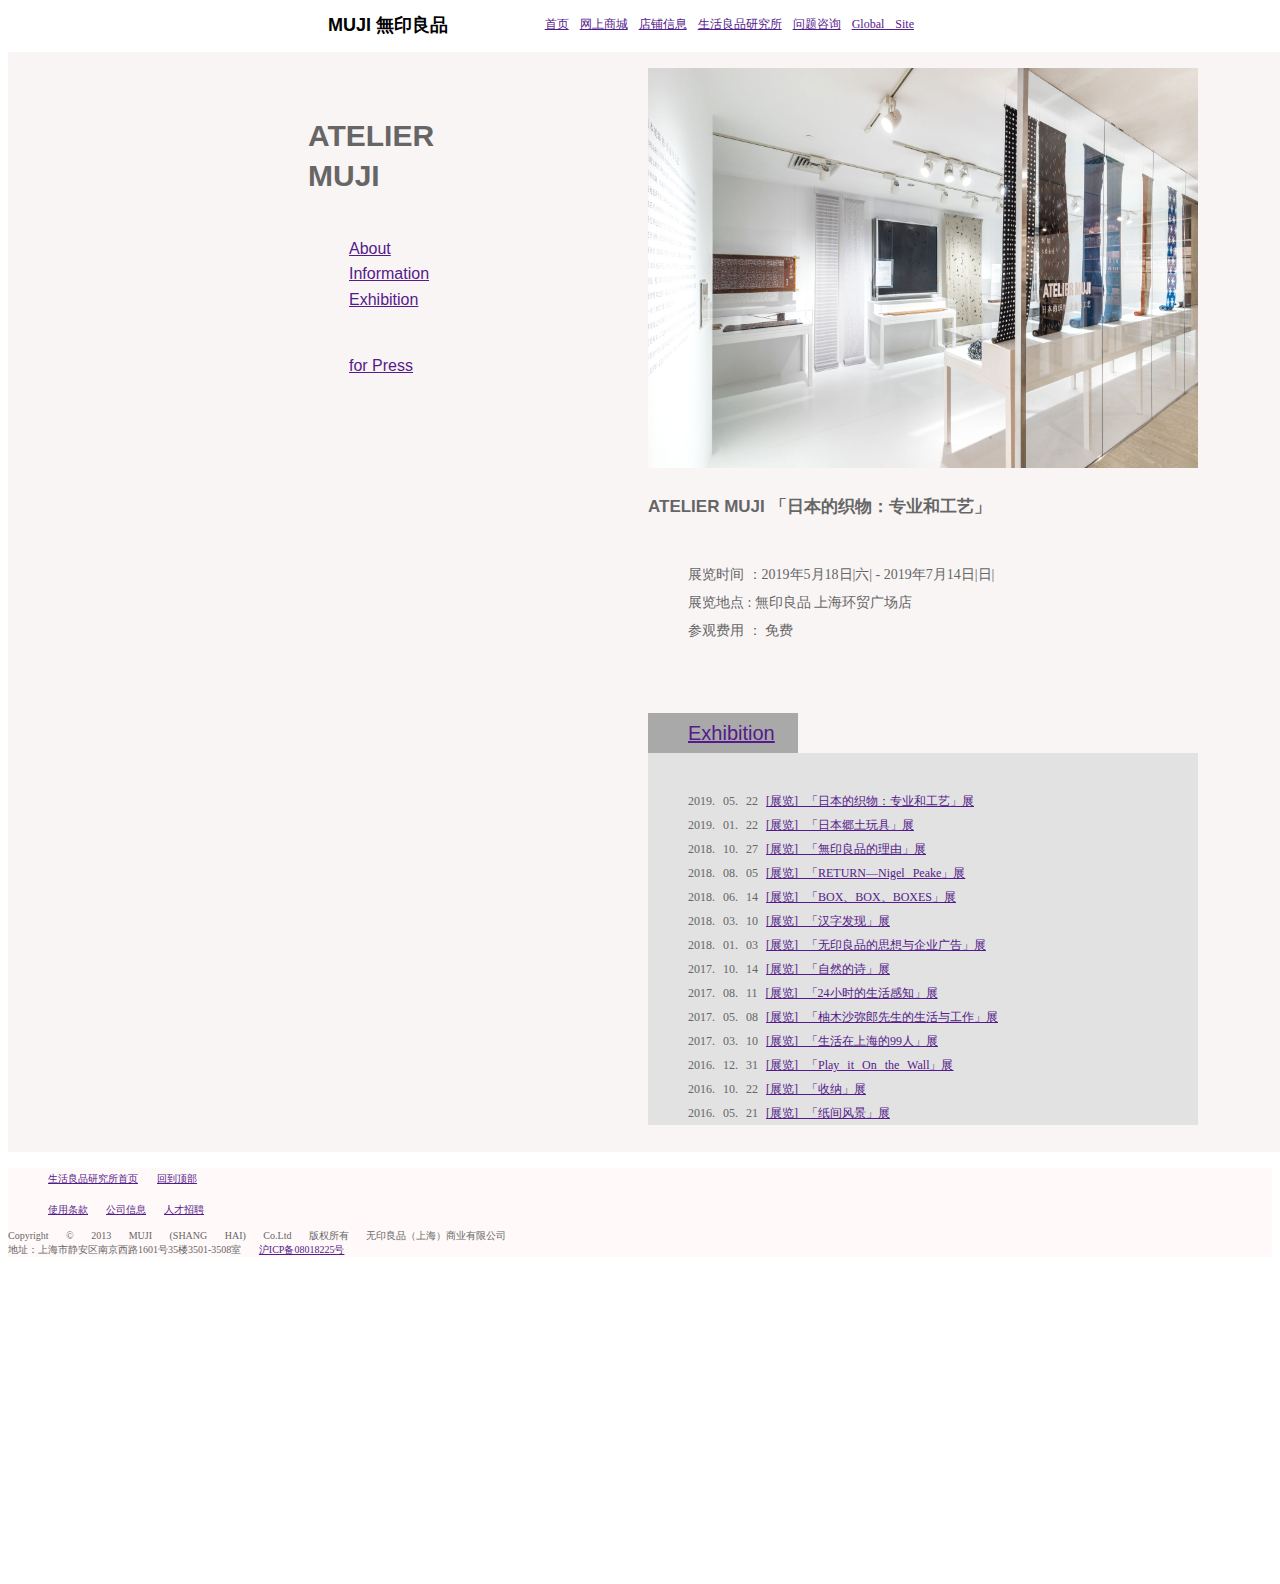
<file: ATELER.html>
<!DOCTYPE html>
<html lang="en">
<head>
    <meta charset="UTF-8">
    <meta name="viewport" content="width=device-width, initial-scale=1.0">
    <meta http-equiv="X-UA-Compatible" content="ie=edge">
    <title>ATELIER MUJU丨无印良品</title>
    <link rel="stylesheet" href="./css/ATELER.css">
</head>
<body>
        <!--容器-->
        <div class="container">
            <!--头部-->
            <div class="fast_nav">
                <ul class="header">
                    <strong class="siteName">MUJI 無印良品</strong><!--快捷栏左边logo-->
                    <ul class="globalNav"><!--快捷栏右边小标识-->
                            <span class="gnHome"><a href="">首页</a></span>
                            <span class="gnStore"><a href="">网上商城</a></span>
                            <span class="gnShop"><a href="">店铺信息</a></span>
                            <span class="gnLab"><a href="">生活良品研究所</a></span>
                            <span clsaa="gnChat"><a href="">问题咨询</a></span>
                            <span class="gnGS"><a href="">Global Site</a></span>
                    </ul>
                </ul>
            </div>
            
            <!--体部-->
            <div class="content">
                
                    <ul class="sNav"> <!--左边文字，其中分为2部分-->
                        <strong class="logo">ATELIER MUJI</strong> <!--logo-->
                        <ul class="section1"> <!--logo下的四个选项-->
                            <ul class="About"><a href="">About</a></ul>
                            <ul class="Information"><a href="">Information</a></ul>
                            <ul class="Exhibition"><a href="">Exhibition</a></ul>
                            <ul class="forPress"><a href="">for Press</a></ul>
                        </ul>     
                    </ul>
                    
                    <ul class="main"> <!--右边分为5部分-->
                        <div class="entry-content">
                            <img class="picture" src="./img/ATELIER01.jpg" alt=""><!--右边图片-->
                            <h1 class="maintitle">ATELIER MUJI 「日本的织物：专业和工艺」</h1>
                            <ul class="schedule">
                                <li>展览时间 ：2019年5月18日|六| - 2019年7月14日|日|</li>
                                <li>展览地点 :  無印良品 上海环贸广场店</li>
                                <li>参观费用 ： 免费</li>
                            </ul>
                            <ul class="Exhib"><a href="">Exhibition</a></ul>
                            
                            <div class="News">
                                <ul class="news">
                                    <span class="date">2019. 05. 22</span>
                                    <span class="news"><a href="">[展览] 「日本的织物：专业和工艺」展</a></span>
                                </ul>
                                <ul class="news">
                                    <span class="date">2019. 01. 22</span>
                                    <span class="news"><a href="">[展览] 「日本郷土玩具」展</a></span>
                                </ul>
                                <ul class="news">
                                    <span class="date">2018. 10. 27</span>
                                    <span class="news"><a href="">[展览] 「無印良品的理由」展</a></span>
                                </ul>
                                <ul class="news">
                                    <span class="date">2018. 08. 05</span>
                                    <span class="news"><a href="">[展览] 「RETURN—Nigel Peake」展</a></span>
                                </ul>
                                <ul class="news">
                                    <span class="date">2018. 06. 14</span>
                                    <span class="news"><a href="">[展览] 「BOX、BOX、BOXES」展</a></span>
                                </ul>
                                <ul class="news">
                                    <span class="date">2018. 03. 10</span>
                                    <span class="news"><a href="">[展览] 「汉字发现」展</a></span>
                                </ul>
                                <ul class="news">
                                    <span class="date">2018. 01. 03</span>
                                    <span class="news"><a href="">[展览] 「无印良品的思想与企业广告」展</a></span>
                                </ul>
                                <ul class="news">
                                    <span class="date">2017. 10. 14</span>
                                    <span class="news"><a href="">[展览] 「自然的诗」展</a></span>
                                </ul>
                                <ul class="news">
                                    <span class="date">2017. 08. 11</span>
                                    <span class="news"><a href="">[展览] 「24小时的生活感知」展</a></span>
                                </ul>
                                <ul class="news">
                                    <span class="date">2017. 05. 08</span>
                                    <span class="news"><a href="">[展览] 「柚木沙弥郎先生的生活与工作」展</a></span>
                                </ul>
                                <ul class="news">
                                    <span class="date">2017. 03. 10</span>
                                    <span class="news"><a href="">[展览] 「生活在上海的99人」展</a></span>
                                </ul>
                                <ul class="news">
                                    <span class="date">2016. 12. 31</span>
                                    <span class="news"><a href="">[展览] 「Play it  On the Wall」展</a></span>
                                </ul>
                                <ul class="news">
                                    <span class="date">2016. 10. 22</span>
                                    <span class="news"><a href="">[展览] 「收纳」展</a></span>
                                </ul>
                                <ul class="news">
                                    <span class="date">2016. 05. 21</span>
                                    <span class="news"><a href="">[展览] 「纸间风景」展</a></span>
                                </ul>
                            </div>
                        </div>
                    </ul>
           </div>
            <!--尾部-->
            <footer class="footerWrap">
                <div class="footer">
                    <ul class="pageEnd">
                        <span class="siteTop"><a href=""><small>生活良品研究所首页</small></a></span>
                        <span class="pageTop"><a href=""><small>回到顶部</small></a></span>
                    </ul>
                
                    <ul class="footerNav">
                        <span class="fnPrivacy"><a href=""><small>使用条款</small></a></span>
                        <span class="fnCorporate"><a href=""><small>公司信息</small></a></span>
                        <span class="fnJob"><a href=""><small>人才招聘</small></a></span>
                    </ul>    
                    <p class="copyright">Copyright © 2013 MUJI (SHANG HAI) Co.Ltd 版权所有 无印良品（上海）商业有限公司<br>地址：上海市静安区南京西路1601号35楼3501-3508室 <a href="" target="_blank">沪ICP备08018225号</a></p>
                
                </div>
            </footer>
        </div>
        
</body>
</html>
</file>
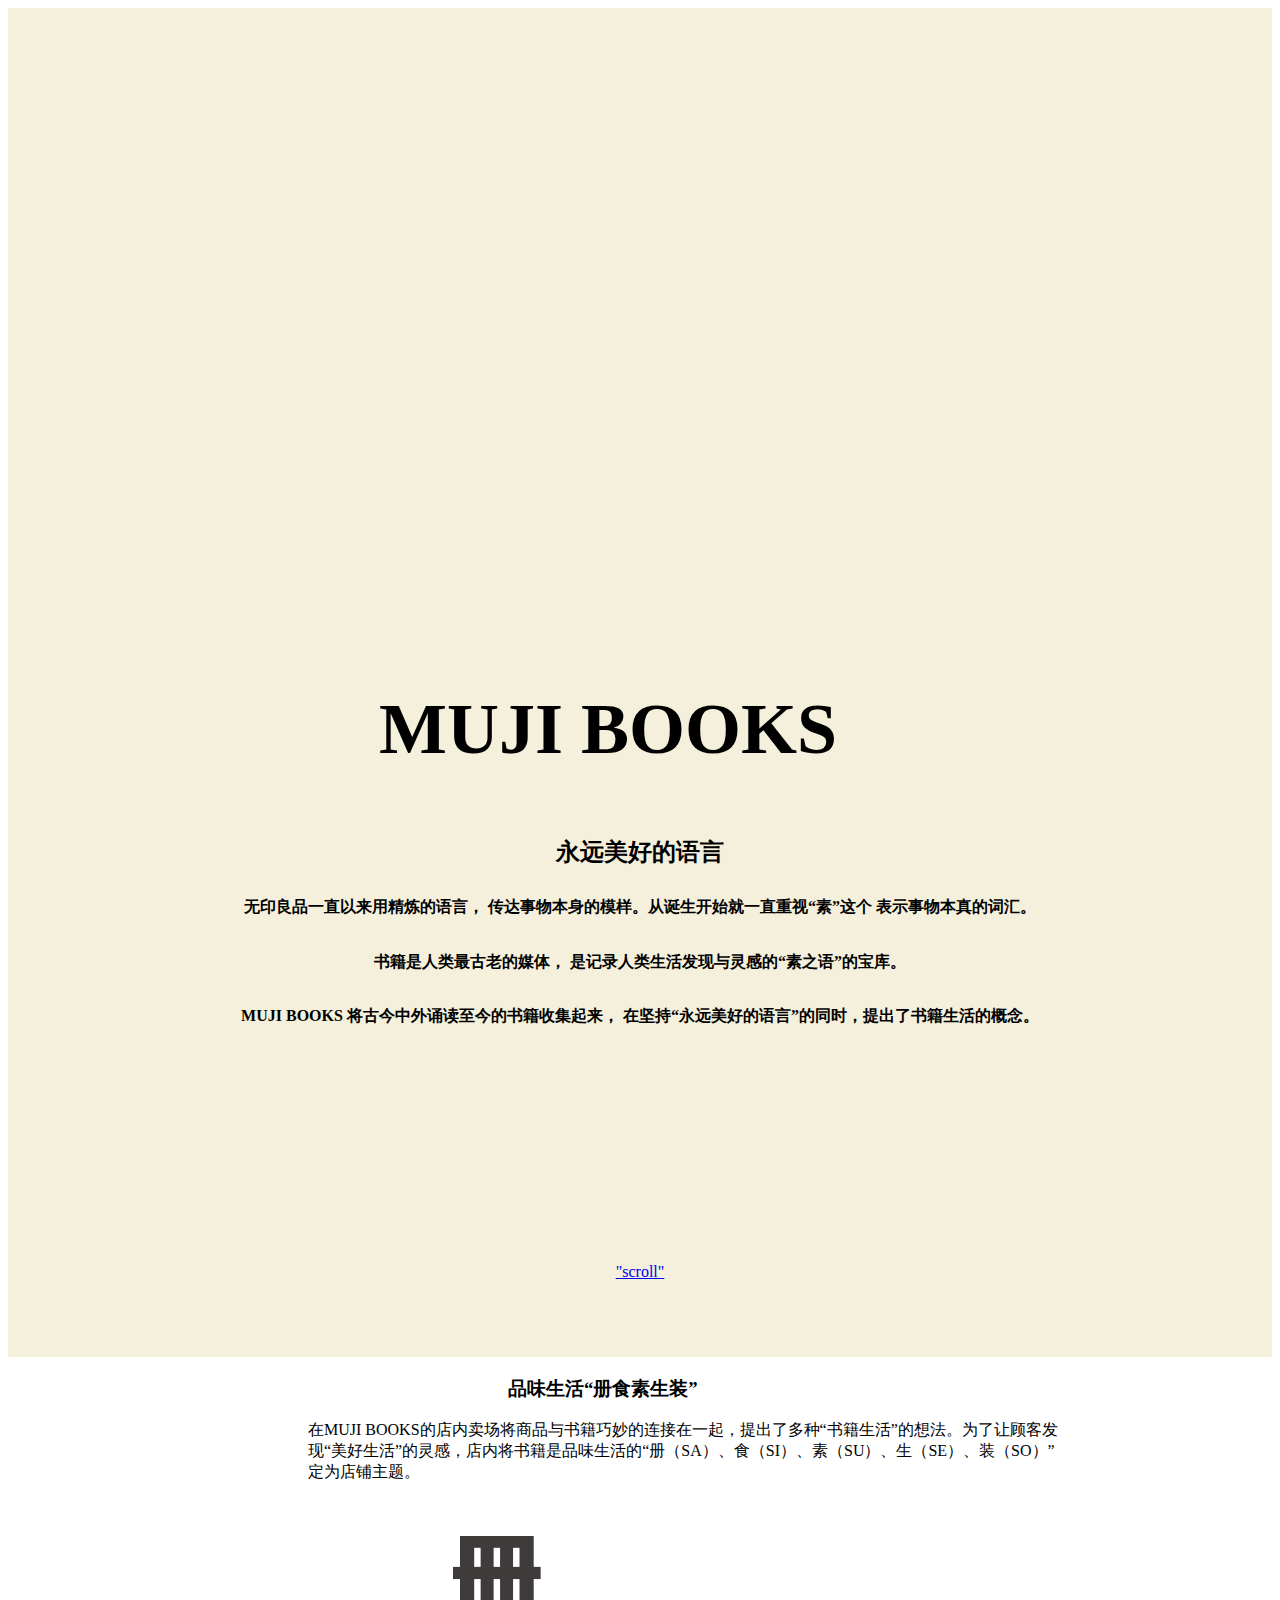
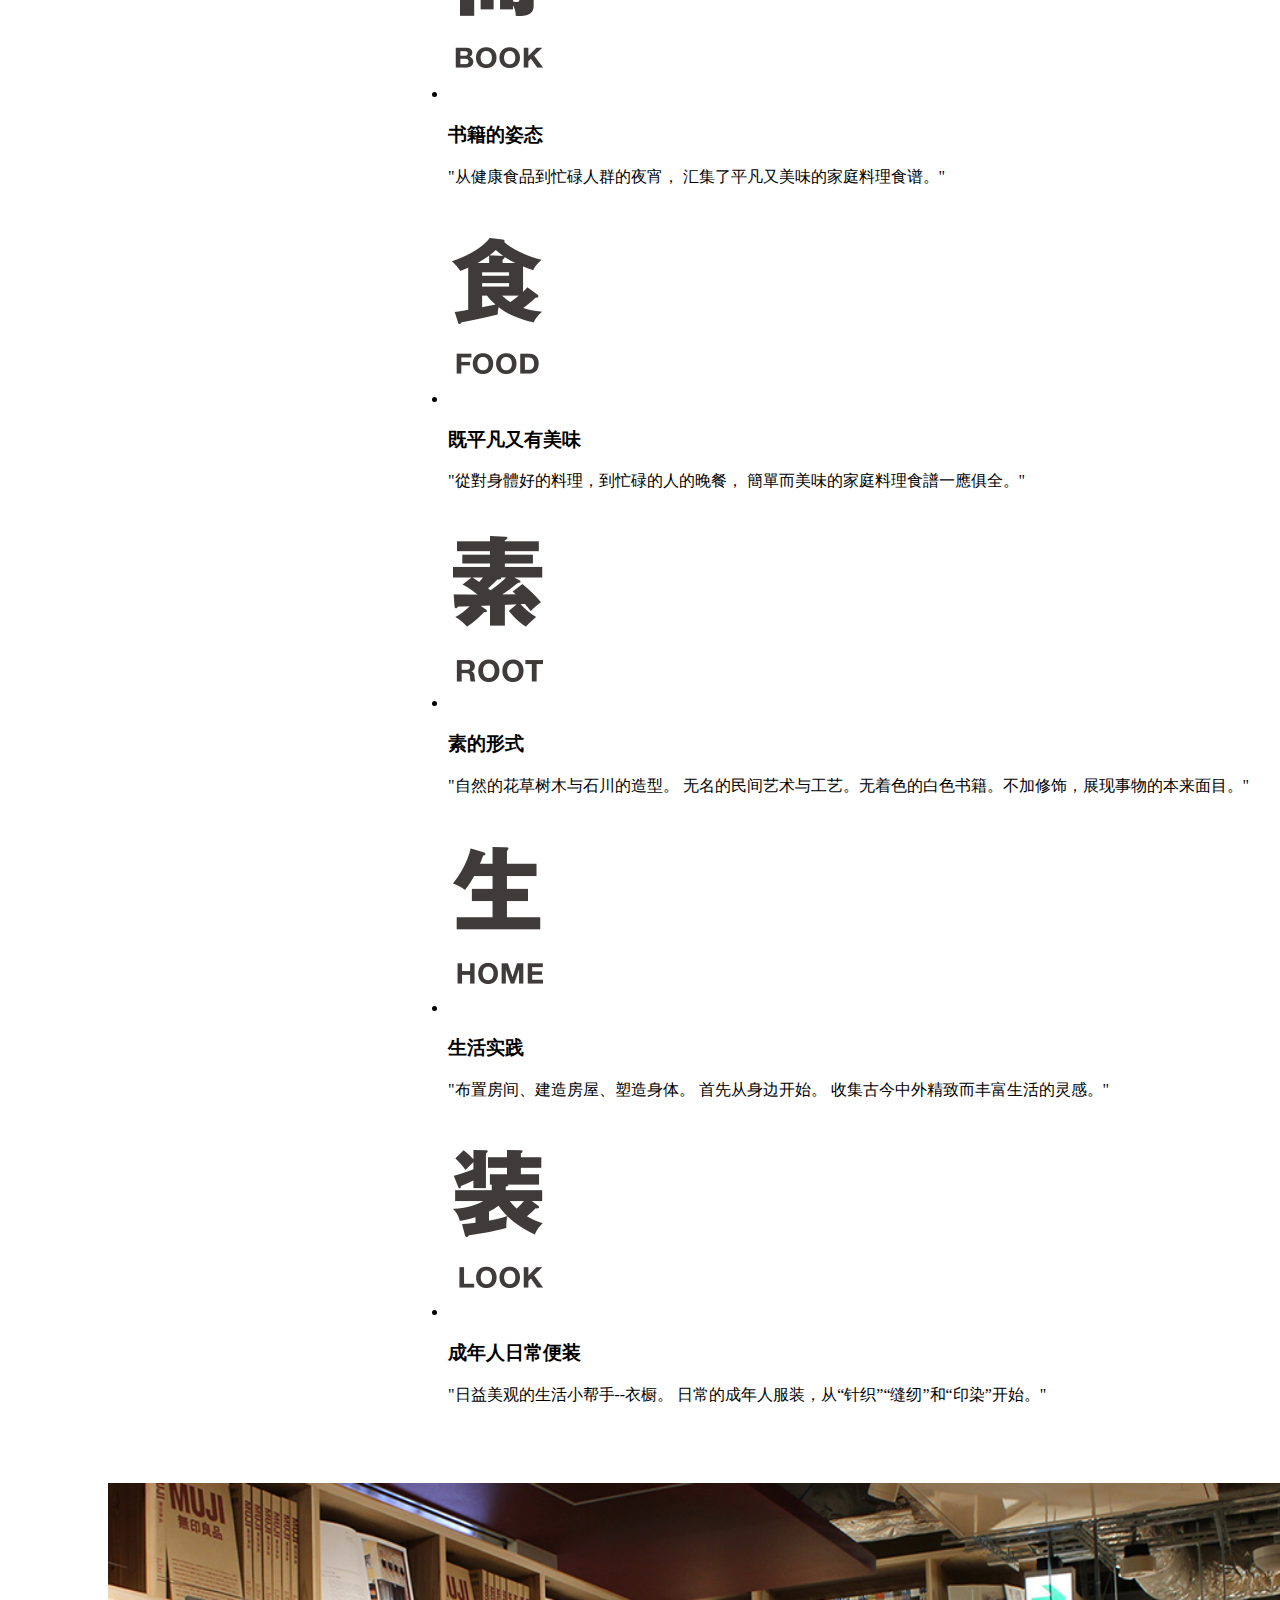
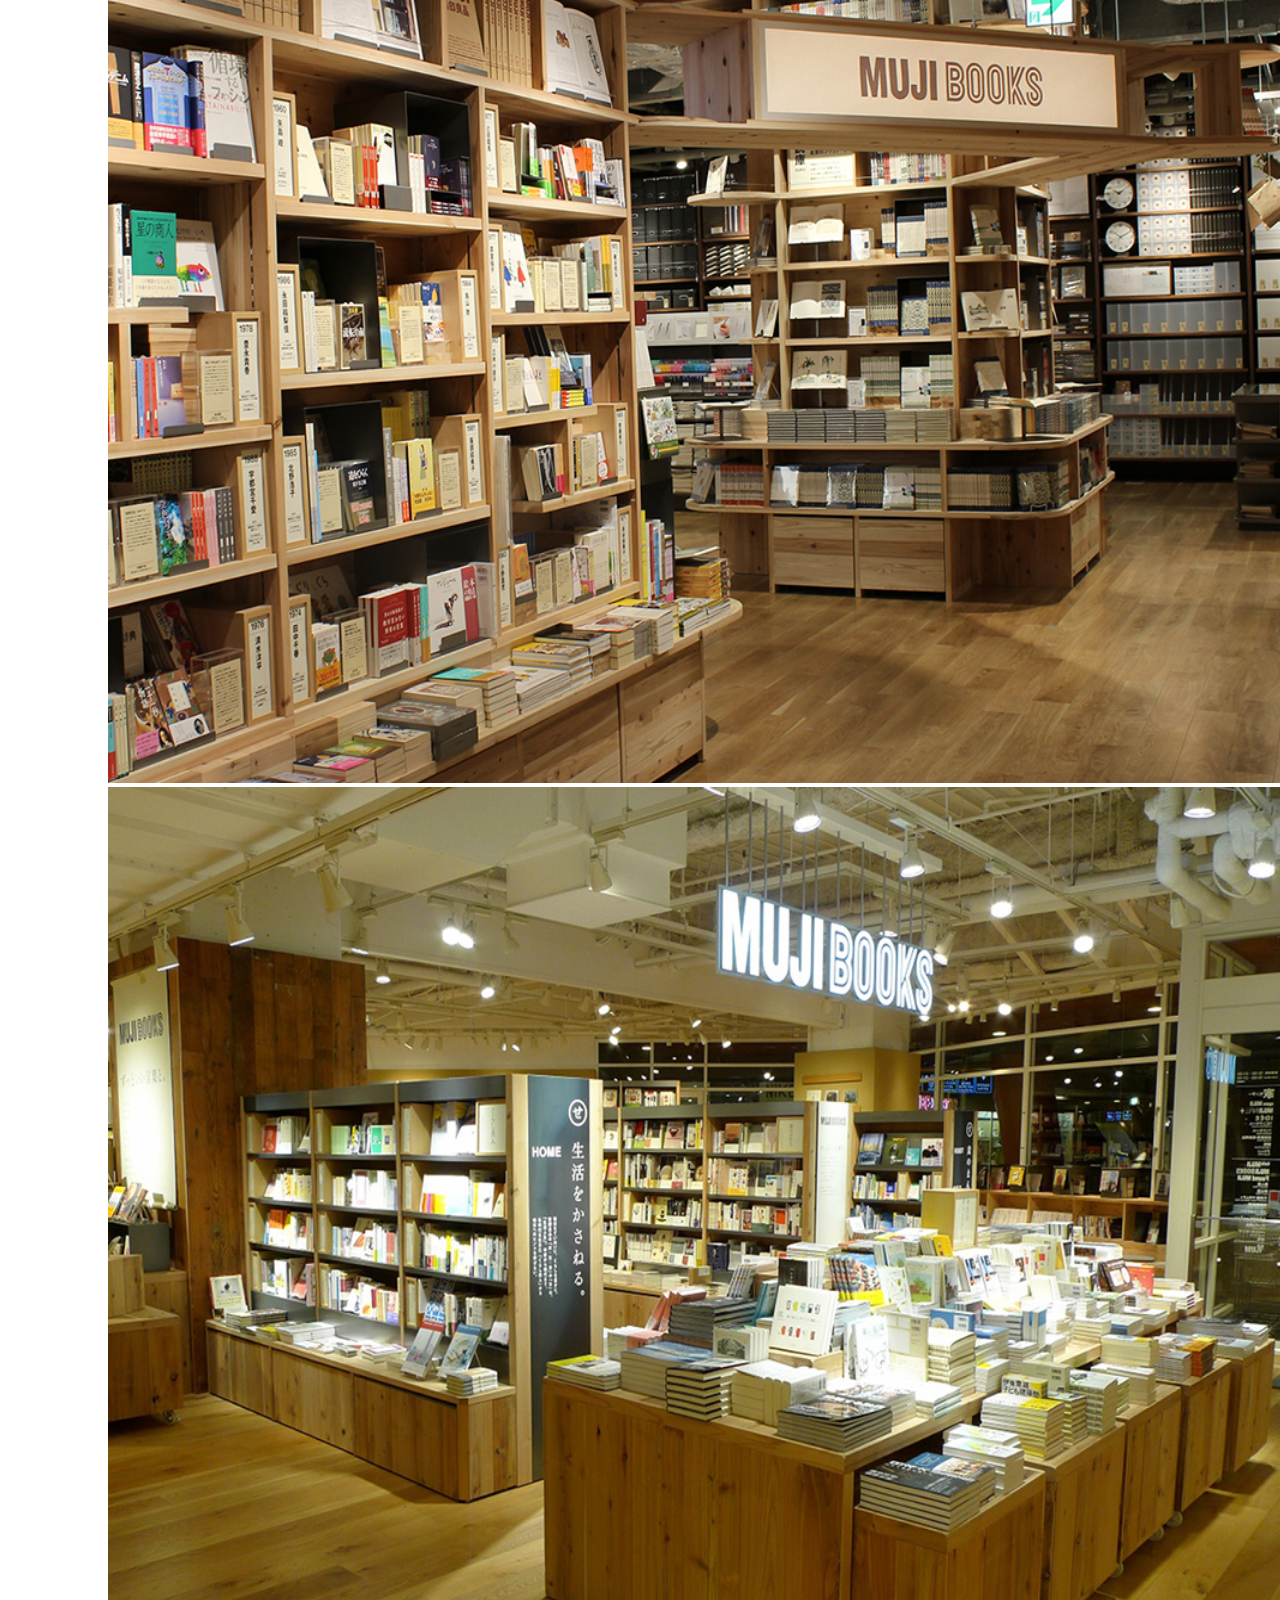
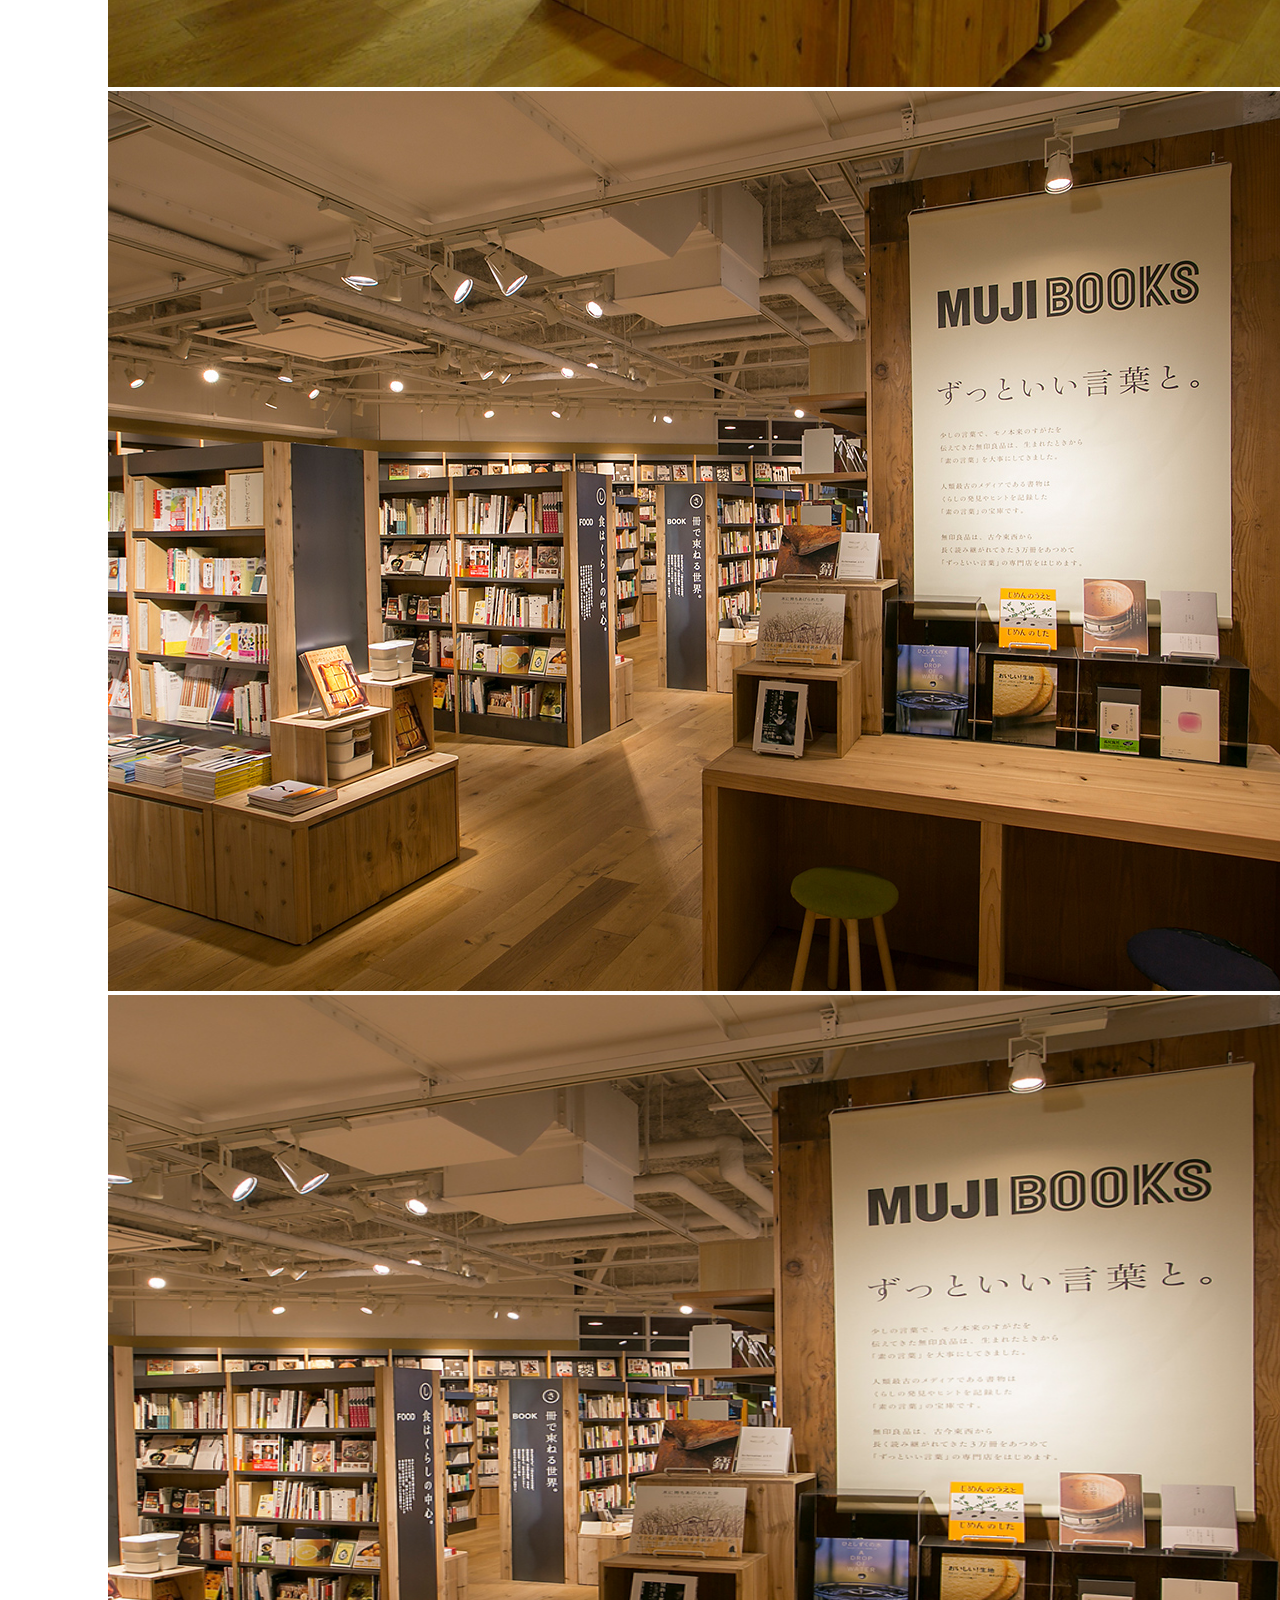
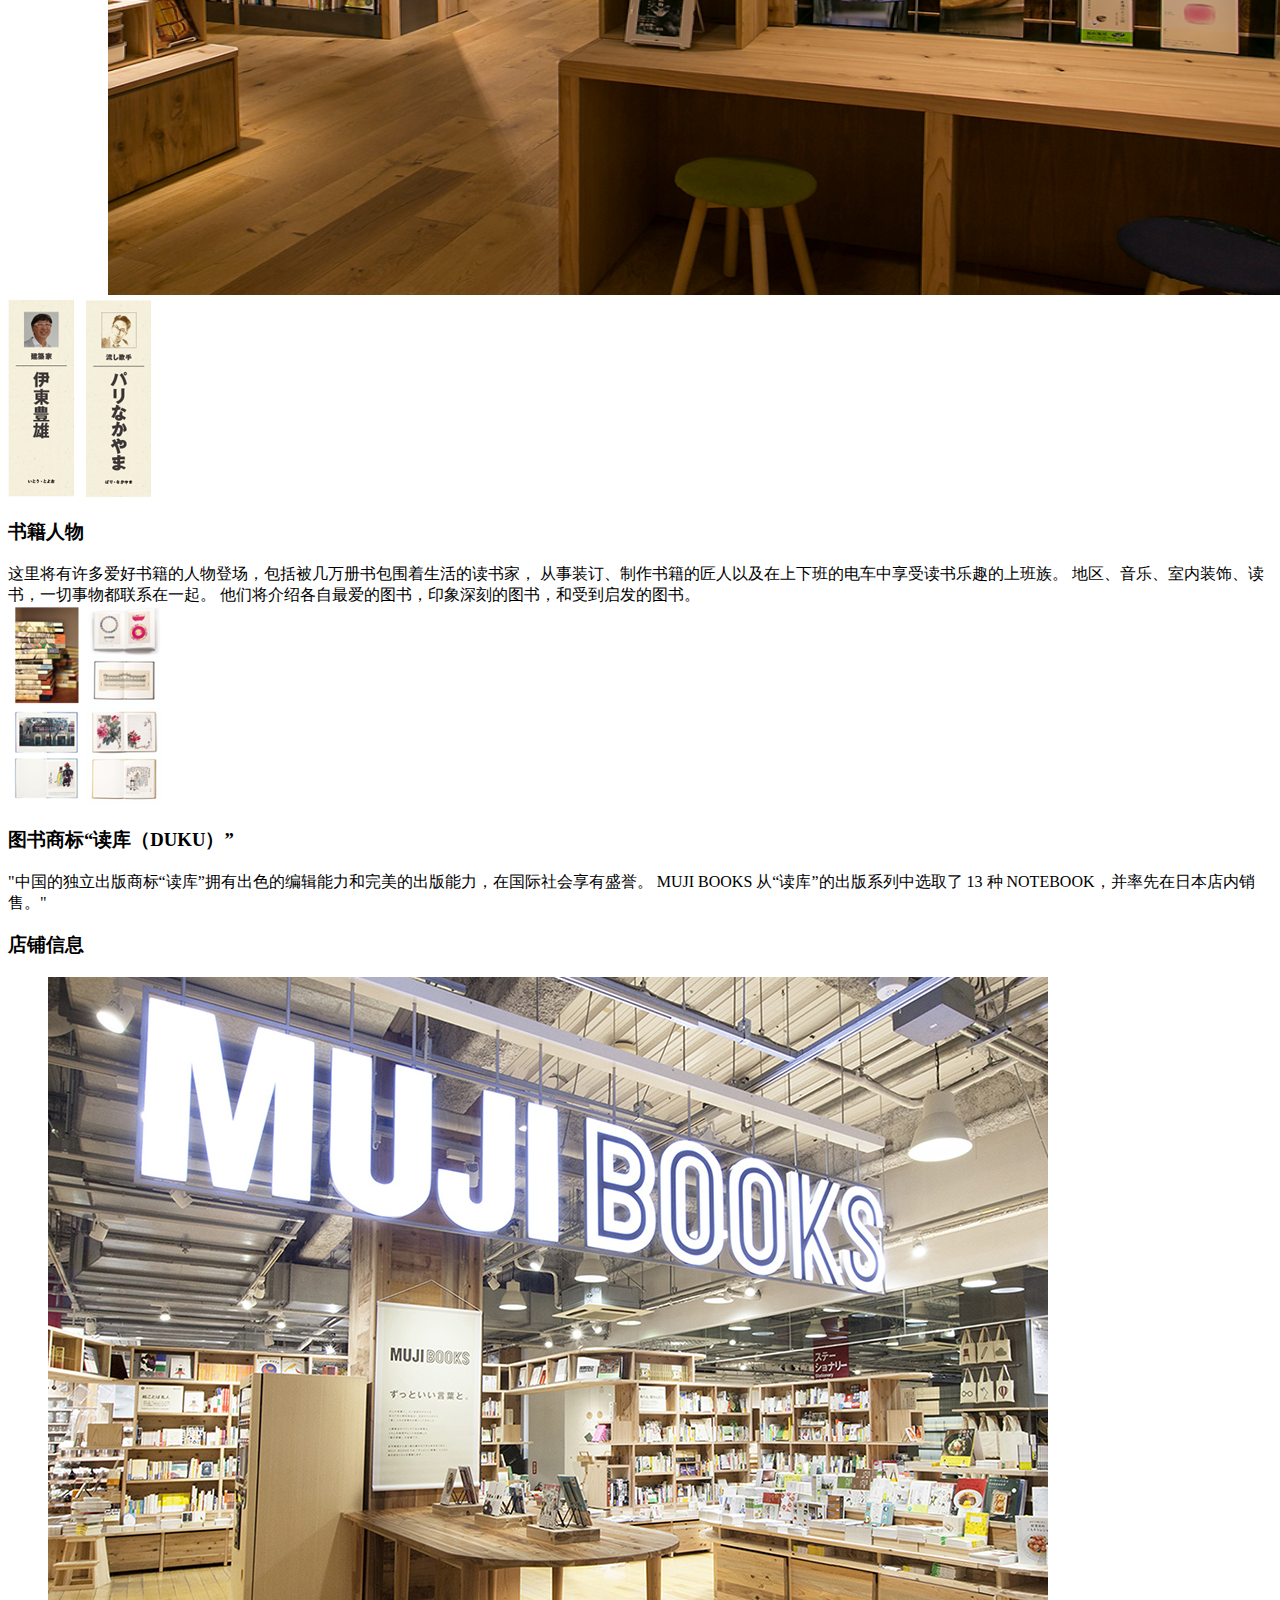
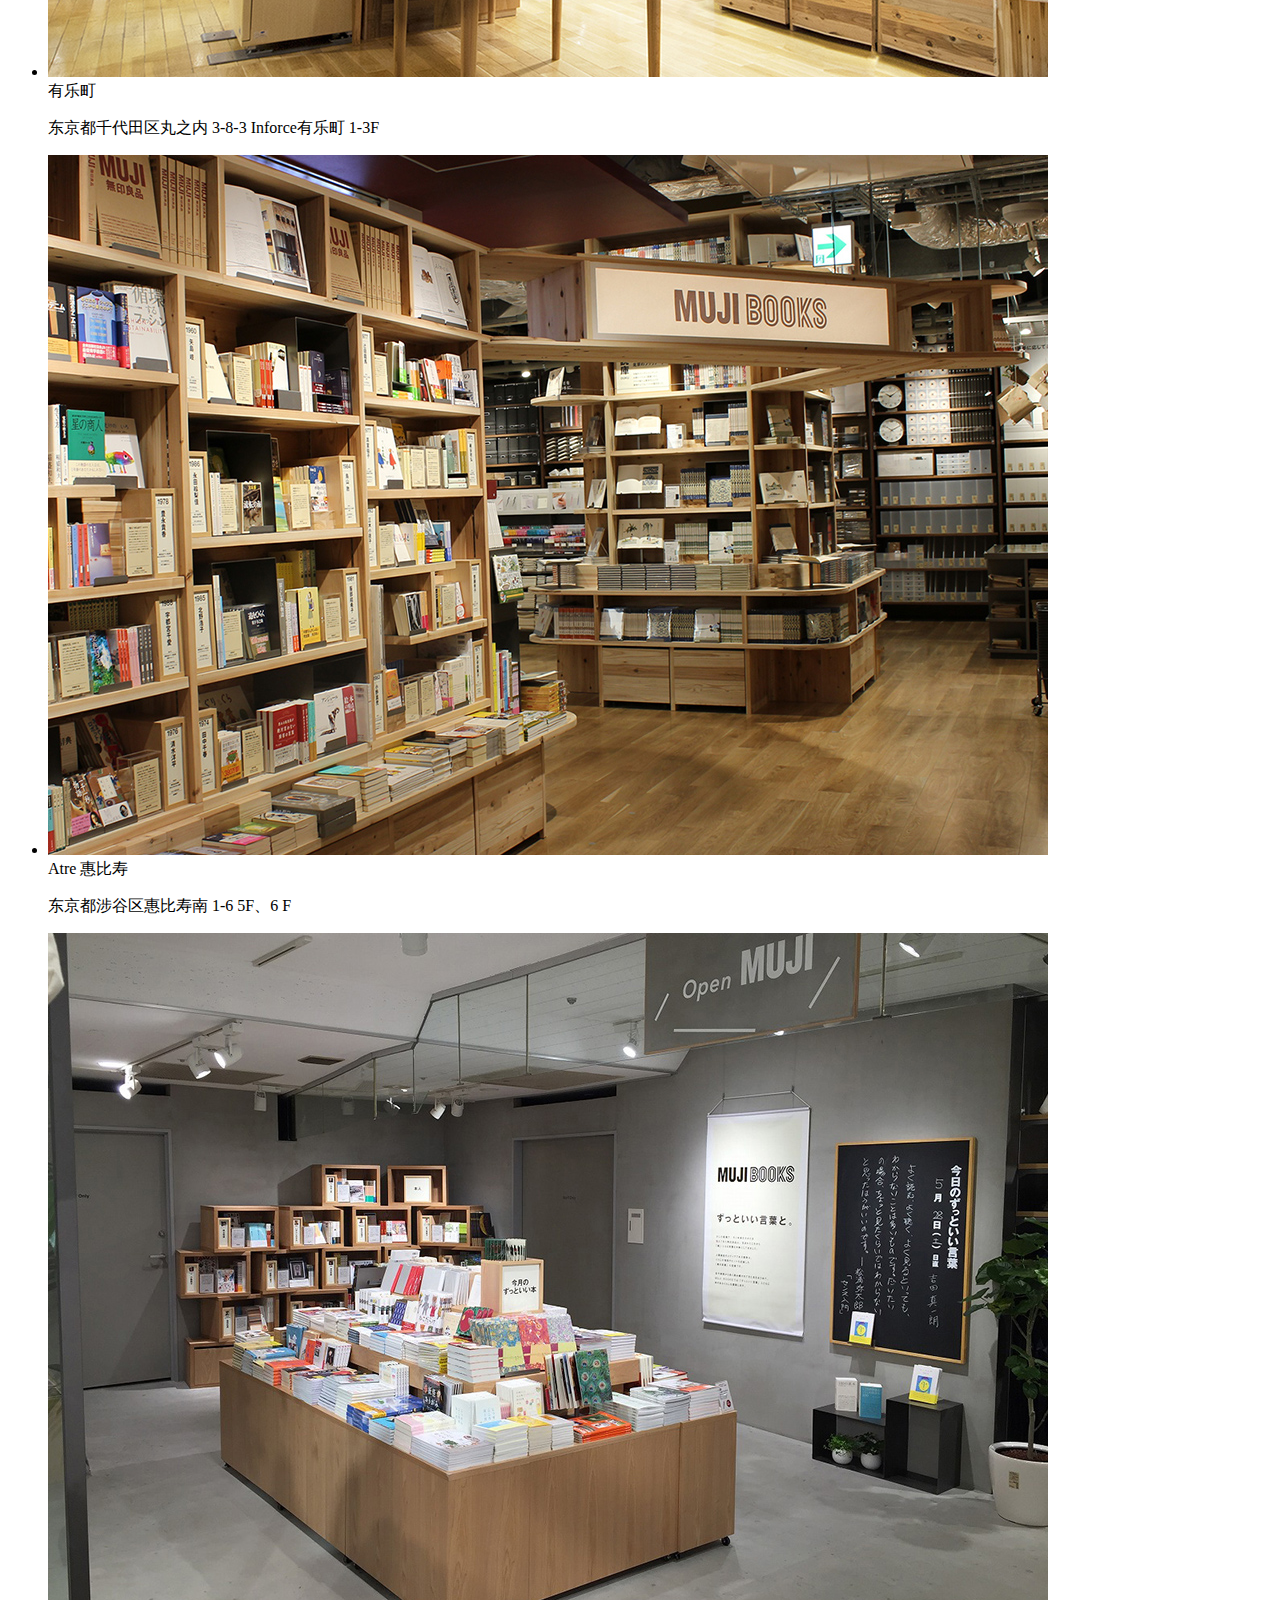
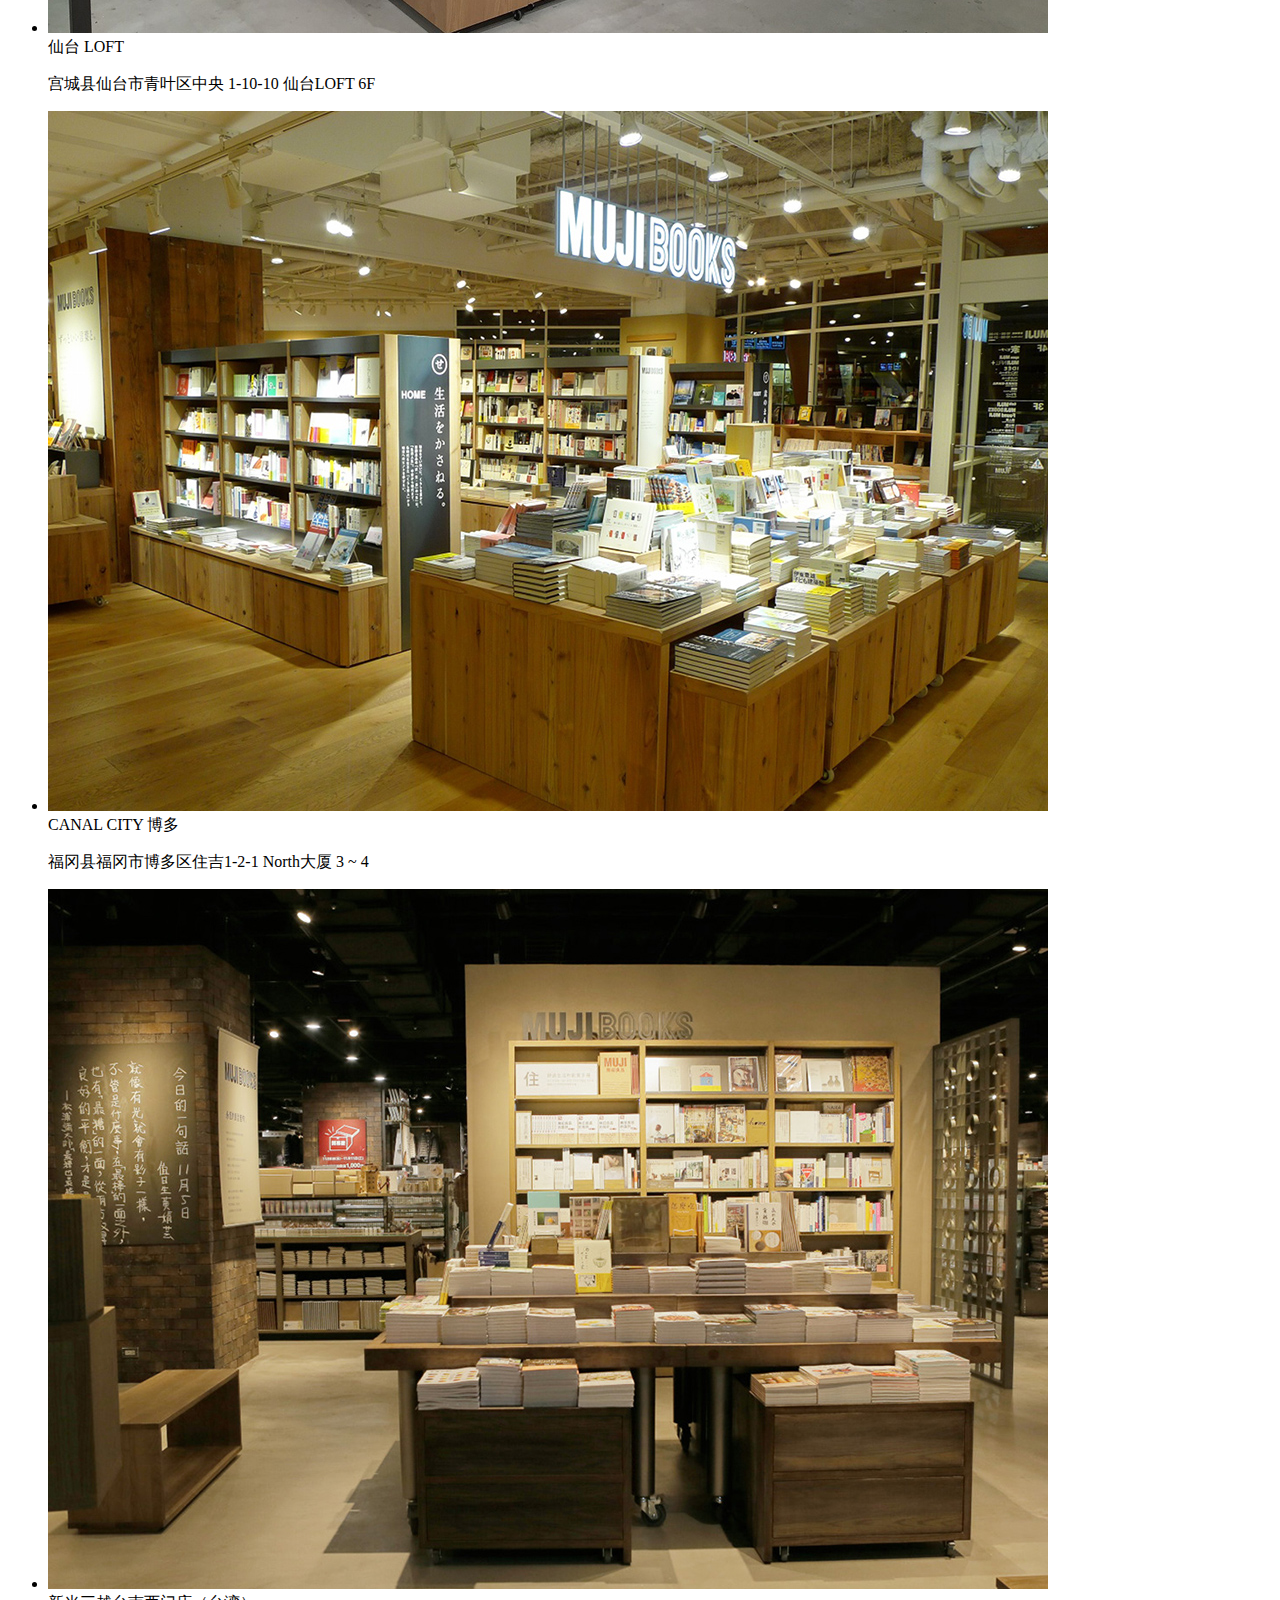
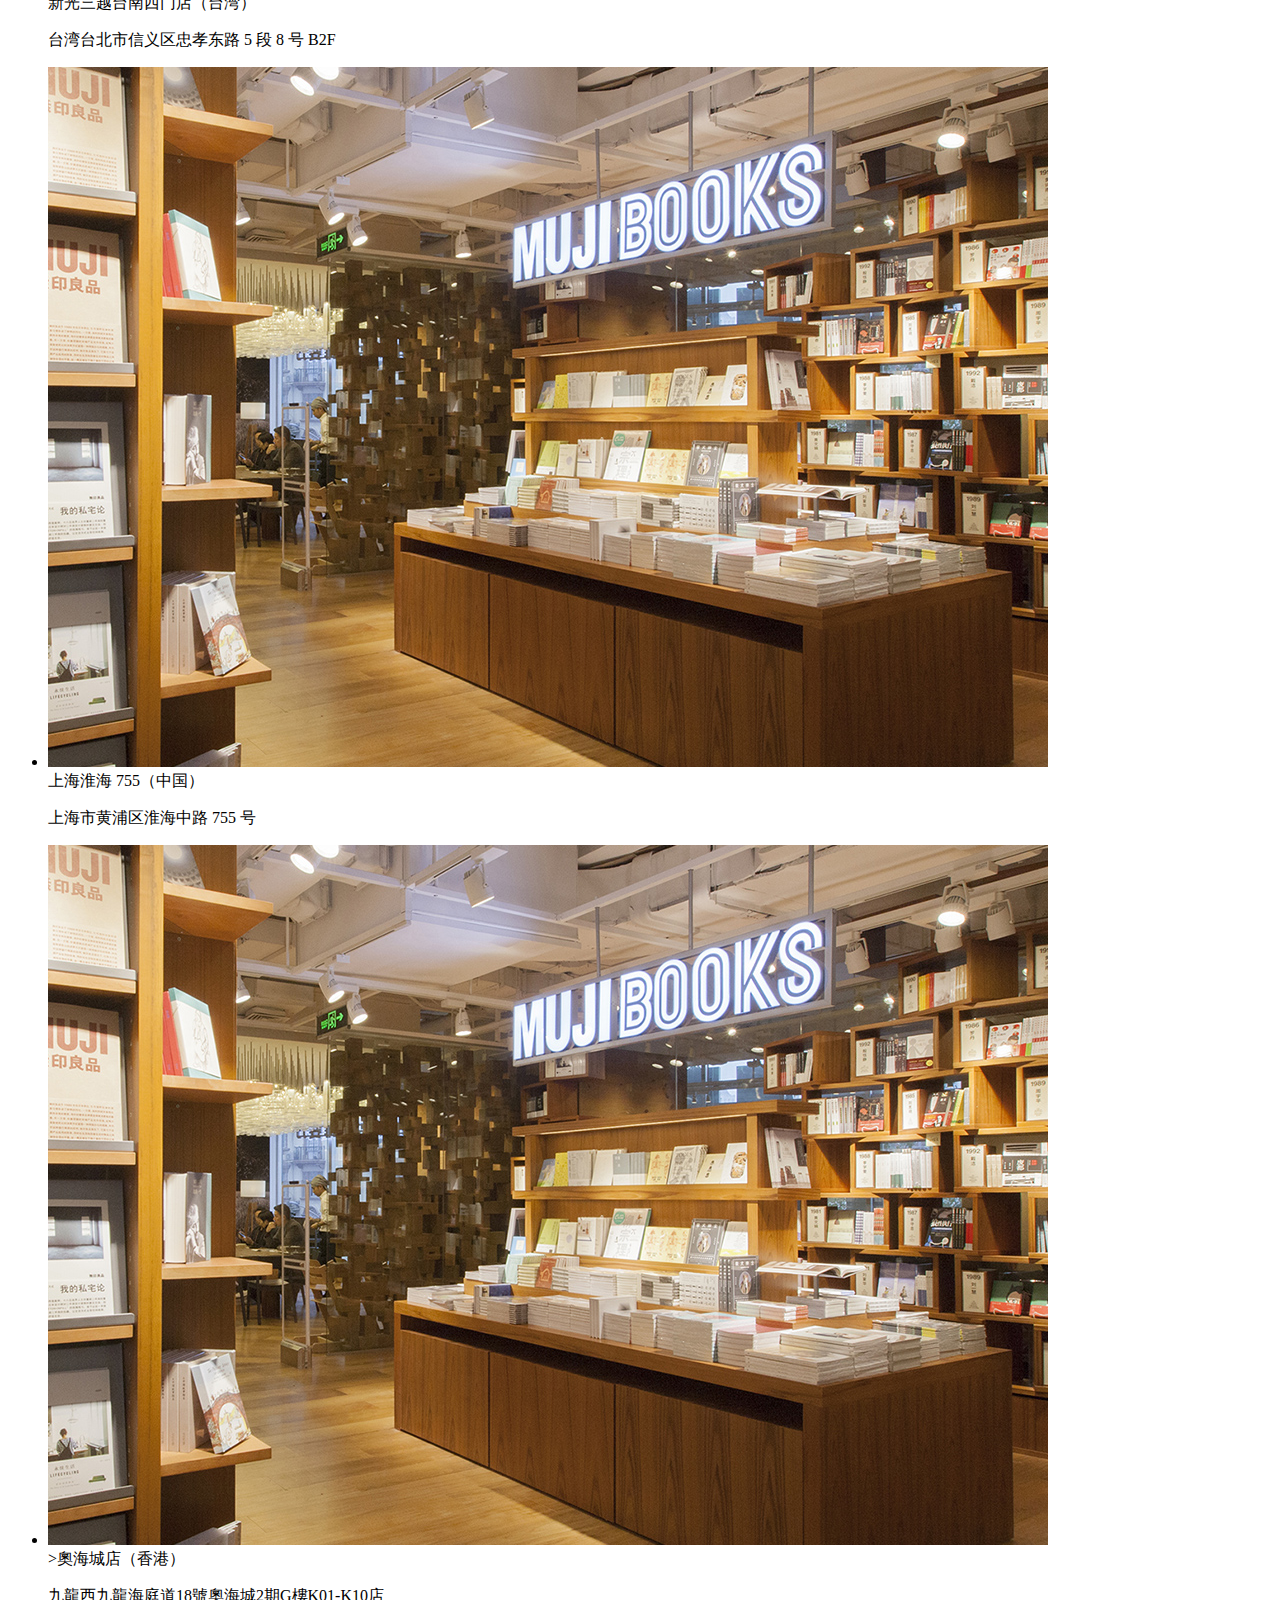
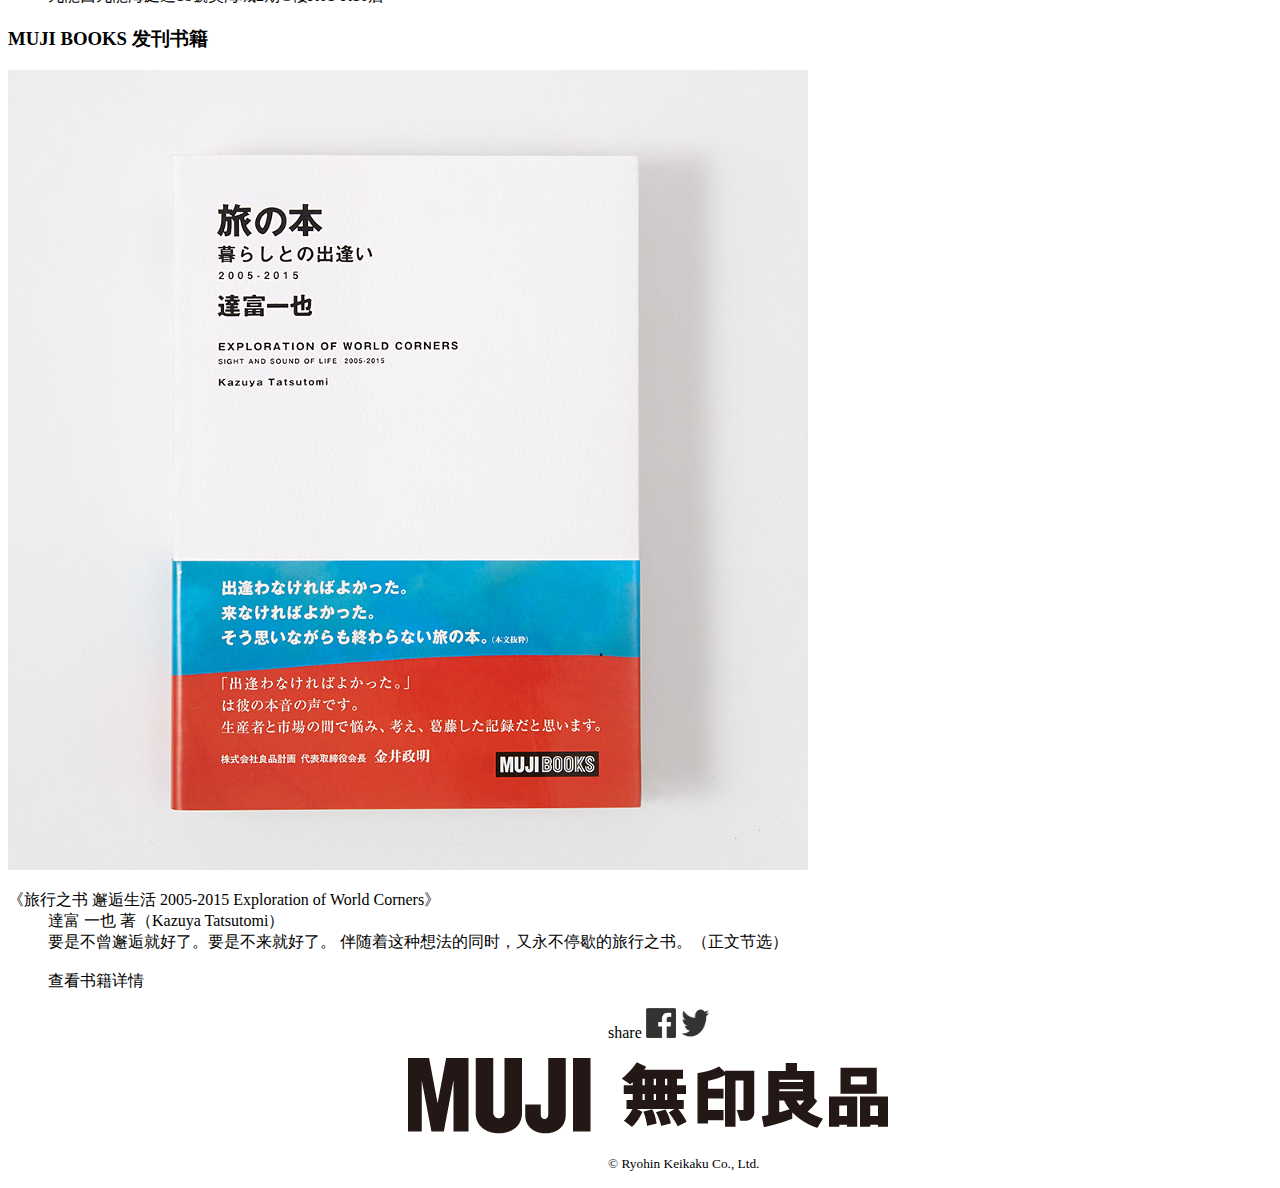
<file: book.html>
<!DOCTYPE html>
<html lang="en">
<head>
    <meta charset="UTF-8">
    <meta name="viewport" content="width=device-width, initial-scale=1.0">
    <meta http-equiv="X-UA-Compatible" content="ie=edge">
    <title>MUJI BOOKS | 无印良品</title>
    <meta name="description" content>
    <meta name="keywords" content>
    <style>
        .detail_header {
          background-color:#f5f0dc;
          height:1349px ;
          width: 100%;
          position: relative;
          text-align: center;
          top: 0;
          box-sizing: border-box;
          padding-top: 50%;
        }
        .detail_wrap{
            width:100%;
            box-sizing: border-box;
            background-position: center top;
            background-size: contain;
            max-height: 100%;
        }
        .detail_wrap>.detail_title{
            text-indent: 100%;
            margin-bottom: 80%;
            width: 540px;
            min-height: 100px;
            white-space: nowrap;
        }
        h1{margin: 0.67em 0;}
        .detail_back p{
            line-height: 2.4;
            font-size: 16px;
            font-weight: 600;
        }
        .bx-wrapper {
  position: relative;
  margin: 0 auto;
  padding: 0;
  *zoom: 1;
  max-height: 60vw;
  -ms-touch-action: pan-y;
  touch-action: pan-y;
}

.detail__slide__select li img{
    width: 1200px;
    height: 900px;
}



        </style>

</head>
<body class="zh-CN">
    <main class="detail">
        <section class="detail_header">
            <div class="detail_wrap">
                <div class="detail_back" style="height: 575px;">
                    <h1 class="detail_title" style="height: 100px;width:600px;font-size: 72px;margin-left:300px">MUJI BOOKS</h1>
                    <h2>永远美好的语言</h2>
                    <p>无印良品一直以来用精炼的语言，
                传达事物本身的模样。从诞生开始就一直重视“素”这个
                表示事物本真的词汇。</p>
                    <p>书籍是人类最古老的媒体，
                        是记录人类生活发现与灵感的“素之语”的宝库。</p>
                    <p>MUJI BOOKS 将古今中外诵读至今的书籍收集起来，
                        在坚持“永远美好的语言”的同时，提出了书籍生活的概念。</p>
                    </div>
                    <div class="detail_contents_scroll">
                        <a class="detail_title_scroll" href="#hint">
                            <span></span>
                            "scroll"</a>
                    </div>
            </div>
        </section>
        <div class="detail__contents">
            <div id="hint" class="detail__living">
            <section class="detail__block">
            <h3 style="width: 750px;margin-left:500px;">品味生活“册食素生装”</h3>
            <p class="detail__text" style="width: 750px;margin-left:300px;">
            在MUJI BOOKS的店内卖场将商品与书籍巧妙的连接在一起，提出了多种“书籍生活”的想法。为了让顾客发现“美好生活”的灵感，店内将书籍是品味生活的“册（SA）、食（SI）、素（SU）、生（SE）、装（SO）”定为店铺主题。
            </p>
            </section>
            </div>
        <div class="detail_slide_living">
            <ul class="detail_item"  style="margin-left: 400px">
                <li>
                    <img src="./img/MUJI BOOKS _ 无印良品_files/books_element01.png" alt="">
                    <div class="detail_item_caption">
                        <h3>书籍的姿态</h3>
                        <p>"从健康食品到忙碌人群的夜宵，
                                汇集了平凡又美味的家庭料理食谱。"</p>
                    </div>
                </li>
                <li>
                        <img src="./img/MUJI BOOKS _ 无印良品_files/books_element02.png" alt="">
                        <div class="detail_item_caption">
                            <h3>既平凡又有美味</h3>
                            <p>"從對身體好的料理，到忙碌的人的晚餐，
                                    簡單而美味的家庭料理食譜一應俱全。"</p>
                        </div>
                </li>
                <li>
                        <img src="./img/MUJI BOOKS _ 无印良品_files/books_element03.png" alt="">
                        <div class="detail_item_caption">
                            <h3>素的形式</h3>
                            <p>"自然的花草树木与石川的造型。
                                    无名的民间艺术与工艺。无着色的白色书籍。不加修饰，展现事物的本来面目。"</p>
                        </div>
                </li>
                <li>
                        <img src="./img/MUJI BOOKS _ 无印良品_files/books_element04.png" alt="">
                        <div class="detail_item_caption">
                            <h3>生活实践</h3>
                            <p>"布置房间、建造房屋、塑造身体。
                                    首先从身边开始。
                                    收集古今中外精致而丰富生活的灵感。"</p>
                        </div>
                </li>
                <li>
                        <img src="./img/MUJI BOOKS _ 无印良品_files/books_element05.png" alt="">
                        <div class="detail_item_caption">
                            <h3>成年人日常便装</h3>
                            <p>"日益美观的生活小帮手--衣橱。
                                    日常的成年人服装，从“针织”“缝纫”和“印染”开始。"</p>
                        </div>
                </li>
            </ul>
        </div>
        <div class="detail_slide_select">
            <ul id="detail_slide_pc" class="bxslider" style="width: 1349px;height:45px;"></ul>
            <li><img src="./img/MUJI BOOKS _ 无印良品_files/ebisu.jpg" alt="" style="margin-left: 100px;height:900px;width:1200px;"></li>
            <li><img src="./img/MUJI BOOKS _ 无印良品_files/fukuoka.jpg" alt="" style="margin-left: 100px;height:900px;width:1200px;"></li>
            <li><img src="./img/MUJI BOOKS _ 无印良品_files/fukuoka01.jpg" alt="" style="margin-left: 100px;height:900px;width:1200px;"></li>
            <li><img src="./img/MUJI BOOKS _ 无印良品_files/fukuoka01_sp.jpg" alt="" style="margin-left: 100px;height:900px;width:1200px;"></li>
        </div>
        <section>
        <div class="detail_block_wrap">
            <div class="detail_honbito">
                <div class="detail_honbito_item">
                    <img src="./img/MUJI BOOKS _ 无印良品_files/honbito_detail.png" alt="">
                </div>
                <div class="detail_honbito_text">
                    <h3>书籍人物</h3>
                    这里将有许多爱好书籍的人物登场，包括被几万册书包围着生活的读书家，
                    从事装订、制作书籍的匠人以及在上下班的电车中享受读书乐趣的上班族。
                    地区、音乐、室内装饰、读书，一切事物都联系在一起。
                    他们将介绍各自最爱的图书，印象深刻的图书，和受到启发的图书。
                </div>
            </div>
            <div class="detail_dokuko">
                <div class="detail_dokuko_item">
                <img src="./img/MUJI BOOKS _ 无印良品_files/dokuko_detail.png" alt="">
                </div>
            <div class="detail_dokuko_text">
                <h3>图书商标“读库（DUKU）”</h3>
                "中国的独立出版商标“读库”拥有出色的编辑能力和完美的出版能力，在国际社会享有盛誉。
                MUJI BOOKS 从“读库”的出版系列中选取了 13 种 NOTEBOOK，并率先在日本店内销售。"
            </div>
            </div>
        </div>
    </section>
    <section class="detail_shop">
        <div class="detail_shop_wrap">
            <h3>店铺信息</h3>
            <ul class="detail_shop_region">
                <li>
                    <div class="detail_shop_image">
                        <a href="//https://www.muji.com/jp/shop/045480">
                        <img src="./img/MUJI BOOKS _ 无印良品_files/yurakucho_shop.jpg" alt=""></a>
                    </div>
                    <div class="detail_shop_address">
                        <span>有乐町</span>
                        <p>东京都千代田区丸之内 3-8-3 Inforce有乐町 1-3F</p>
                    </div>
                </li>
                <li>
                    <div class="detail_shop_image">
                            <a href="//https://www.muji.com/jp/shop/045471">
                                <img src="./img/MUJI BOOKS _ 无印良品_files/ebisu.jpg" alt=""></a>
                    </div>
                    <div class="detail_shop_address">
                            <span>Atre 惠比寿</span>
                            <p>东京都涉谷区惠比寿南 1-6 5F、6 F</p>
                        </div>
                </li>
                <li>
                        <div class="detail_shop_image">
                                <a href="//https://www.muji.com/jp/shop/045617">
                                    <img src="./img/MUJI BOOKS _ 无印良品_files/sendai.jpg" alt=""></a>
                        </div>
                        <div class="detail_shop_address">
                                <span>仙台 LOFT</span>
                                <p>宫城县仙台市青叶区中央 1-10-10 仙台LOFT 6F</p>
                            </div>
                </li>
                <li>
                        <div class="detail_shop_image">
                                <a href="//https://www.muji.com/jp/shop/045849">
                                    <img src="./img/MUJI BOOKS _ 无印良品_files/fukuoka.jpg" alt=""></a>
                        </div>
                        <div class="detail_shop_address">
                                <span>CANAL CITY 博多</span>
                                <p>福冈县福冈市博多区住吉1-2-1 North大厦 3 ~ 4 </p>
                            </div>
                </li>
                <li>
                        <div class="detail_shop_image">
                                <a href="//https://www.muji.com/jp-en/shop/TW081111">
                                    <img src="./img/MUJI BOOKS _ 无印良品_files/taiwan.jpg" alt=""></a>
                        </div>
                        <div class="detail_shop_address">
                                <span>新光三越台南西门店（台湾）</span>
                                <p>台湾台北市信义区忠孝东路 5 段 8 号 B2F</p>
                            </div>
                </li>
                <li>
                        <div class="detail_shop_image">
                                <a href="//https://www.muji.com/jp-en/shop/CN500416">
                                    <img src="./img/MUJI BOOKS _ 无印良品_files/shanhai.jpg" alt=""></a>
                        </div>
                        <div class="detail_shop_address">
                                <span>上海淮海 755（中国）</span>
                                <p>上海市黄浦区淮海中路 755 号</p>
                            </div>
                </li>
                <li>
                        <div class="detail_shop_image">
                                <a href="//https://www.muji.com/jp-en/shop/CN500416">
                                    <img src="./img/MUJI BOOKS _ 无印良品_files/shanhai.jpg" alt=""></a>
                        </div>
                        <div class="detail_shop_address">
                                <span>>奧海城店（香港）</span>
                                <p>九龍西九龍海庭道18號奧海城2期G樓K01-K10店</p>
                            </div>
                </li>
            </ul>
        </div>
    </section>
    <div class="detail_book_title_bg"><h3>MUJI BOOKS 发刊书籍</h3></div>
    <section class="detail_book">
        <div class="detail_block_book">
            <img src="./img/MUJI BOOKS _ 无印良品_files/book.jpg" alt="">
            <dl class="detail_book_title">
            <dt>《旅行之书 邂逅生活 2005-2015 Exploration of World Corners》</dt>
            <dd>達富 一也 著（Kazuya Tatsutomi）</dd>
            <dd>要是不曾邂逅就好了。要是不来就好了。
                伴随着这种想法的同时，又永不停歇的旅行之书。（正文节选）</dd>
                <br>
                <dd>查看书籍详情</dd>
            </dl>
        </div>
    </section>
    </main>
<aside class="share" style="margin-left: 600px">
<span>share</span>
<a href="https://www.facebook.com/sharer/sharer.php?u=https%3A%2F%2Fwww.muji.com.cn%2Fcn%2Fmujibooks%2F">
<img src="./img/MUJI BOOKS _ 无印良品_files/misc_facebook.png" alt="" style="width: 30px;height:30px;"></a>
<a href="https://twitter.com//intent/tweet?text=MUJI%20BOOKS%20%7C%20%E6%97%A0%E5%8D%B0%E8%89%AF%E5%93%81&url=https%3A%2F%2Fwww.muji.com.cn%2Fcn%2Fmujibooks%2F">
<img src="./img/MUJI BOOKS _ 无印良品_files/misc_twitter.png" alt="" style="width: 30px;height:30px;"></a>
</aside>
<footer>
    <p class="archive_footer_logo" style="margin-left: 400px">
        <a href="/cn/" class="archive_footer_logo_link">
        <img src="./img/MUJI BOOKS _ 无印良品_files/logo_muji_b.png" alt=""></a>
    </p>
    <p id="copyright" style="margin-left: 600px">
        <span class="copyright">
            <small>©&nbsp;Ryohin Keikaku Co., Ltd.</small>
        </span>
    </p>
</footer>
    


</body>
</html>
</file>
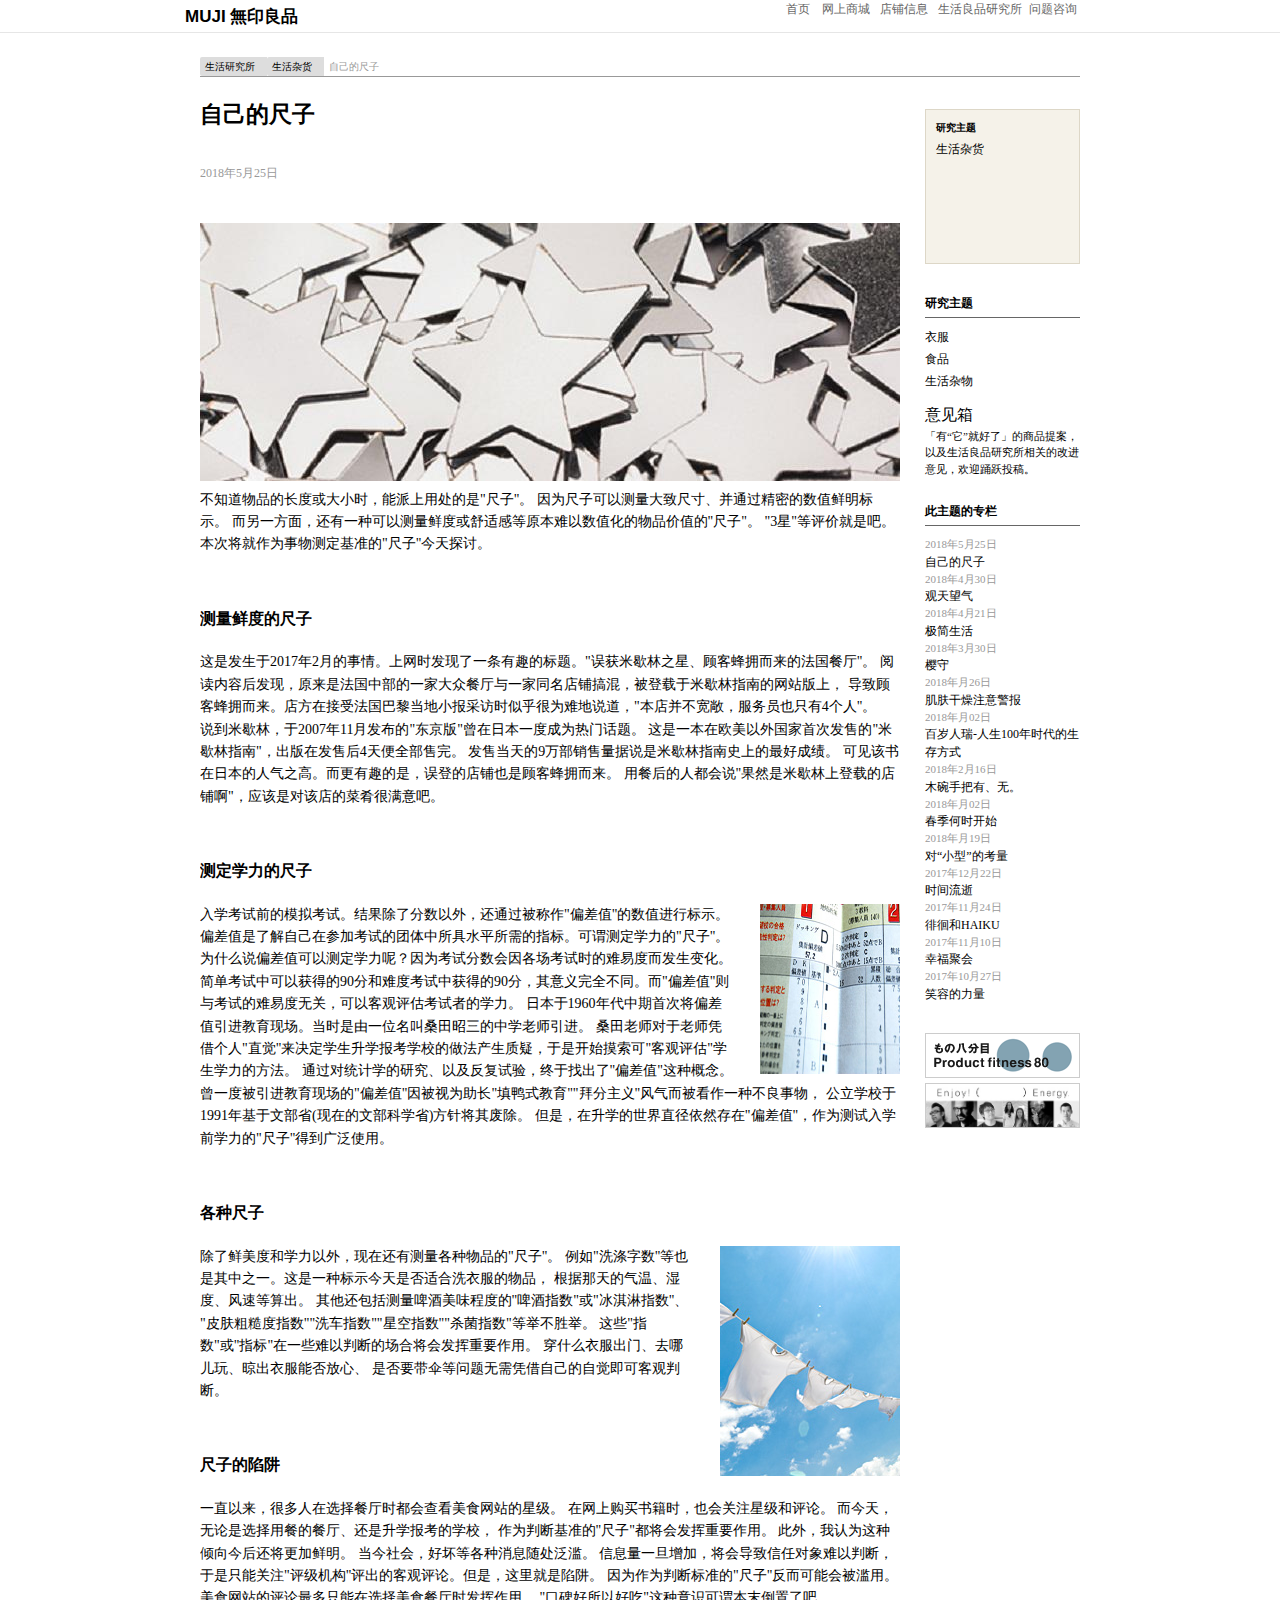
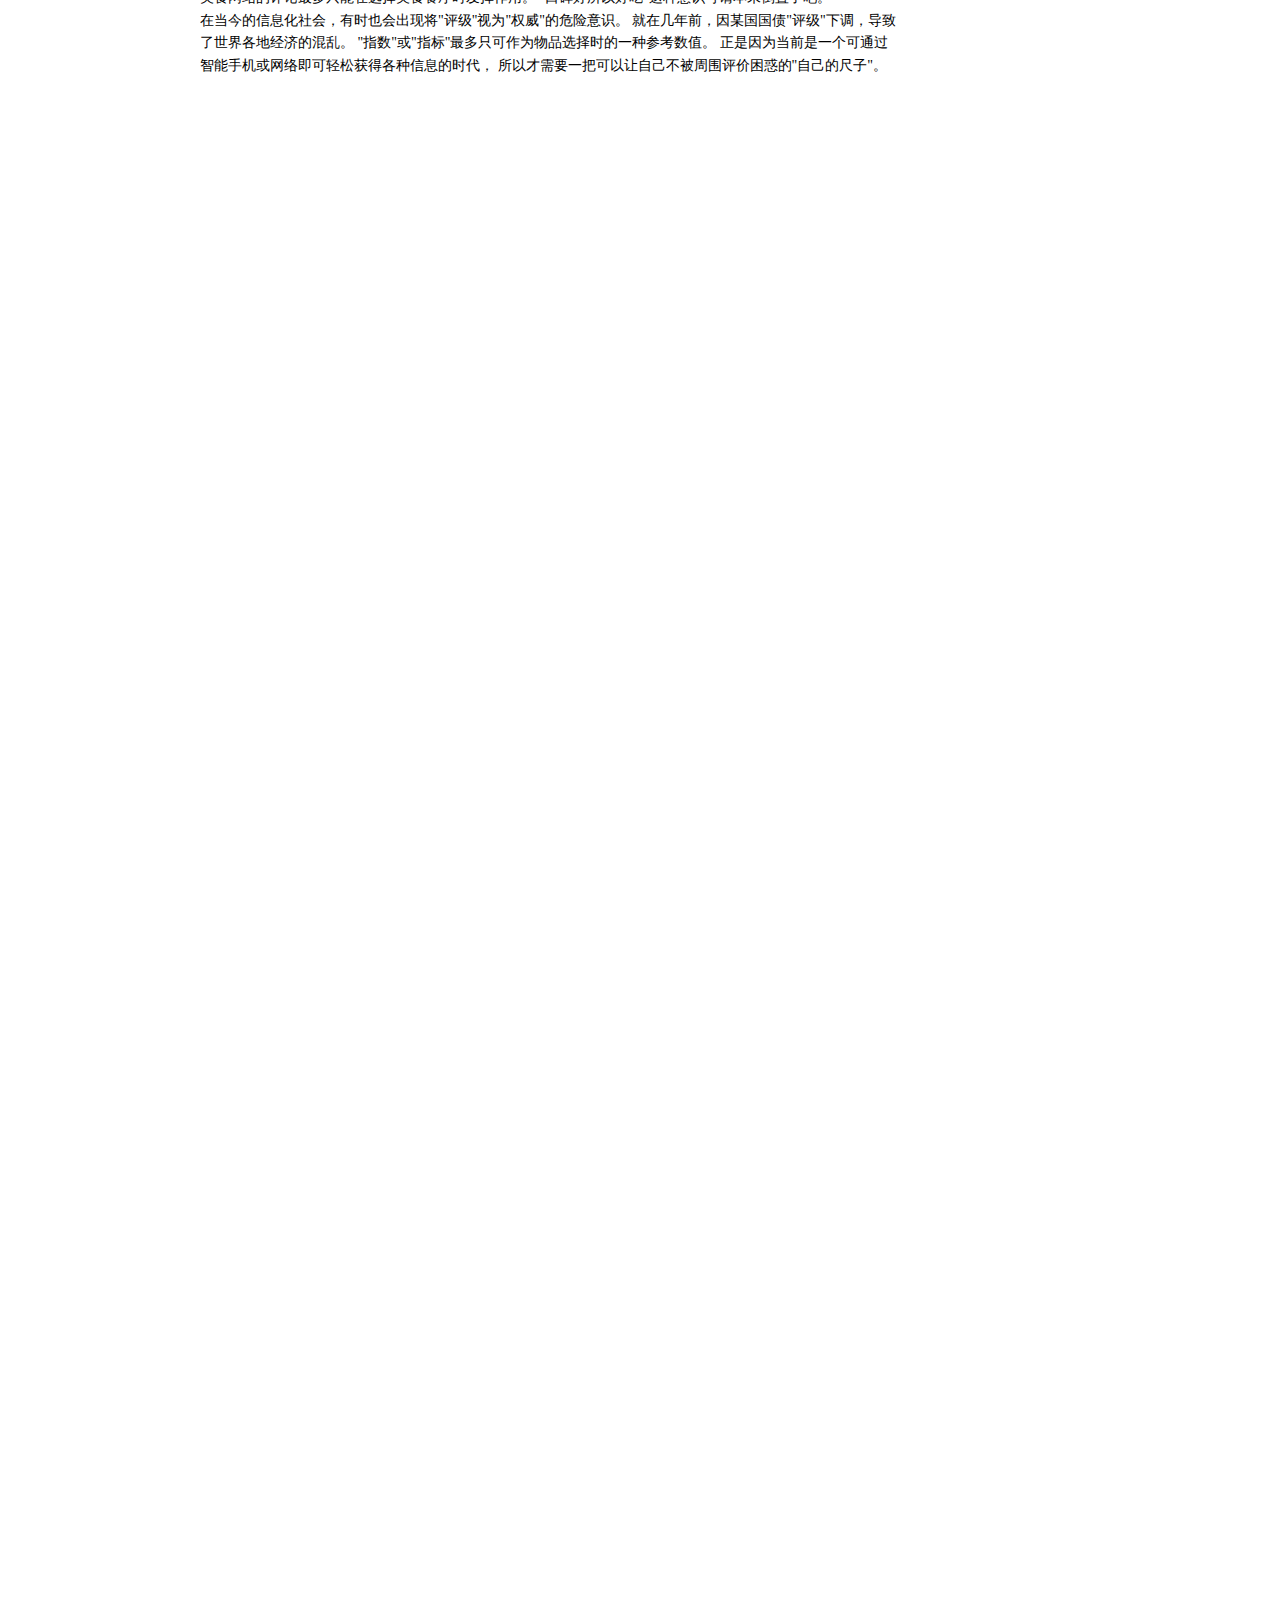
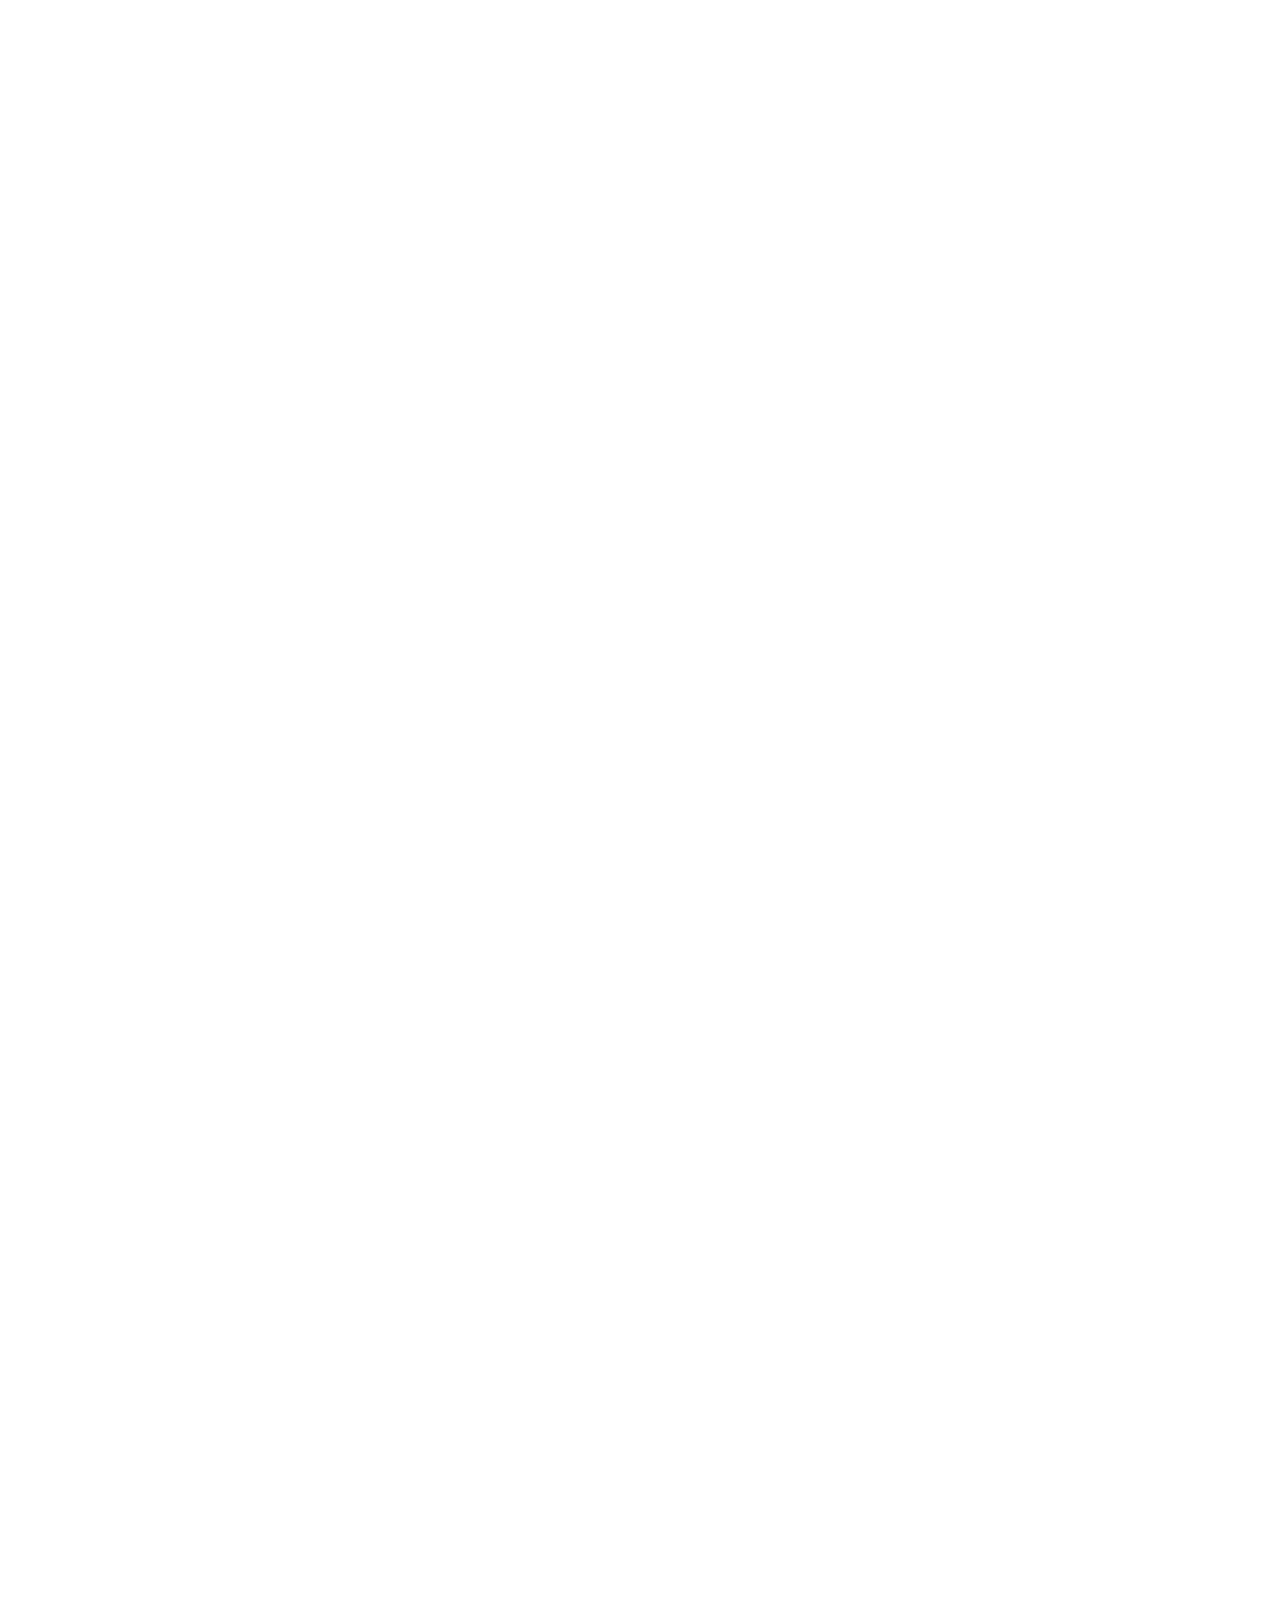
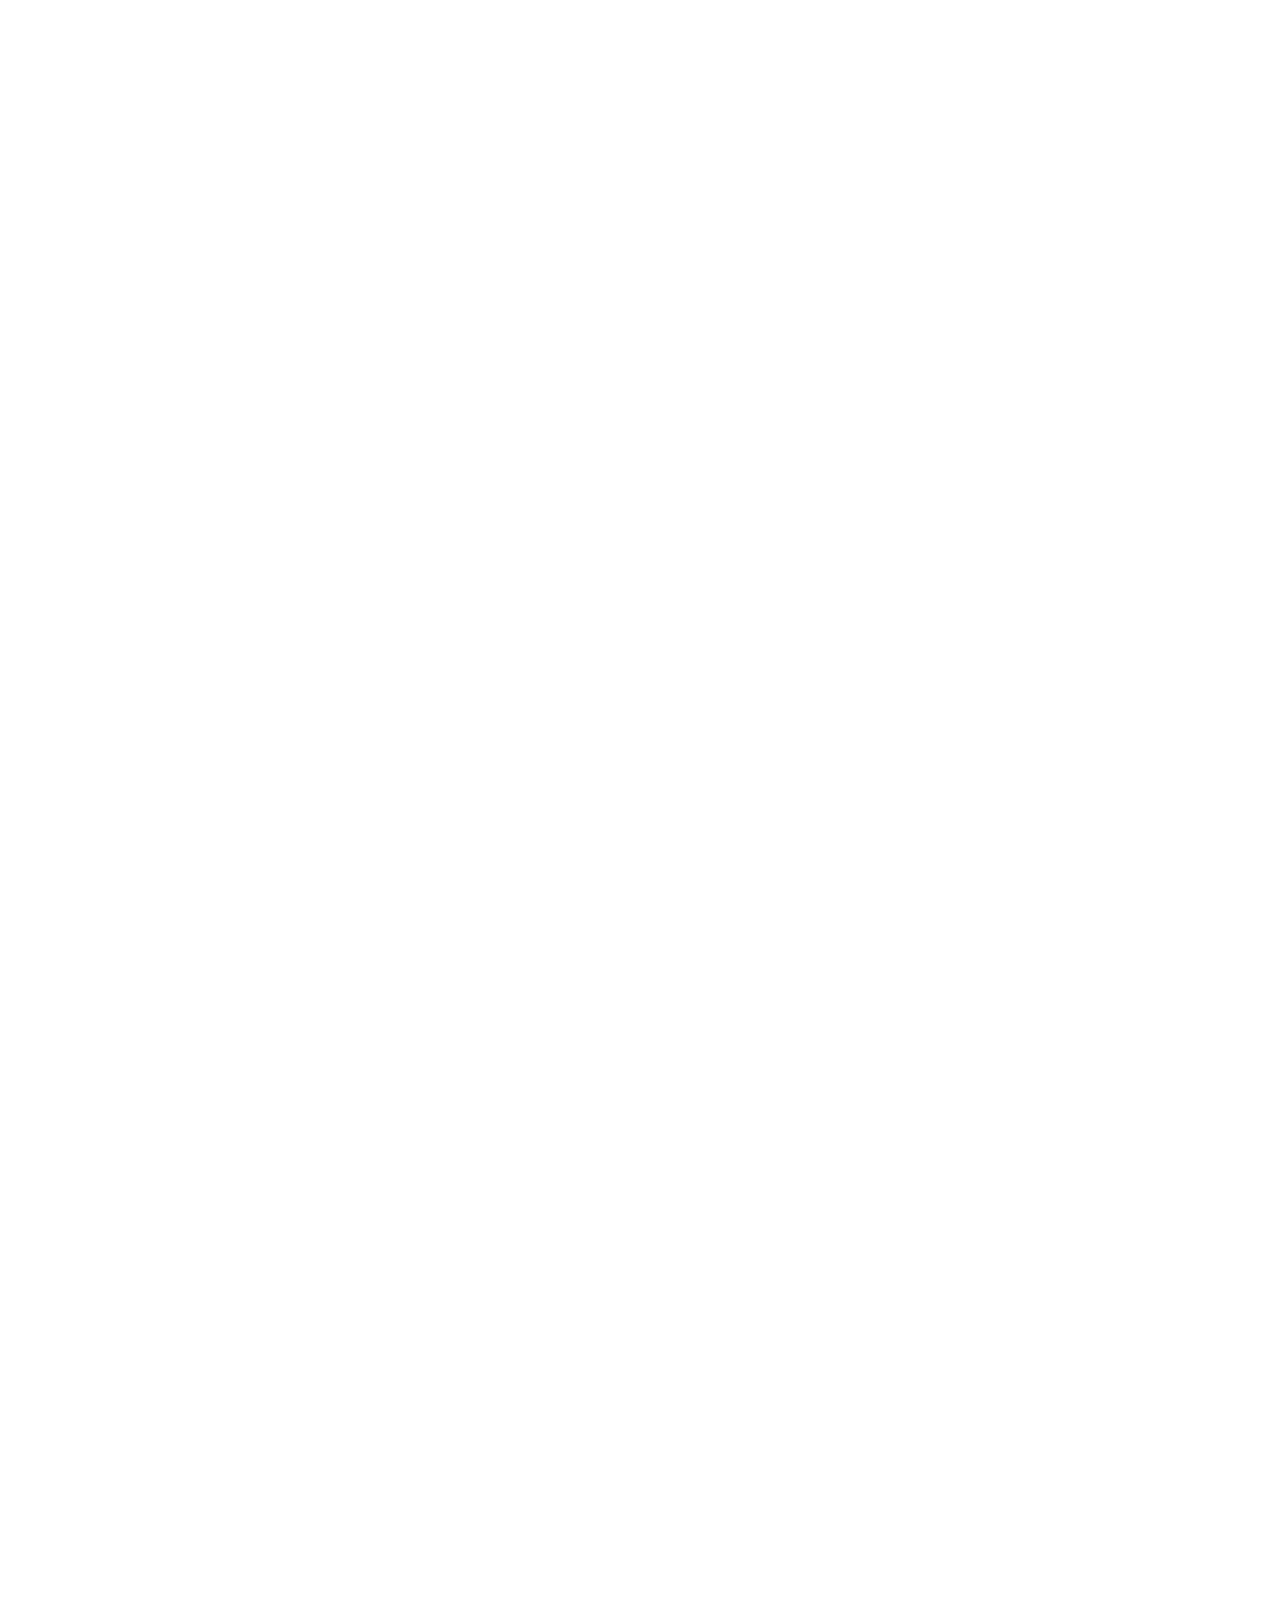
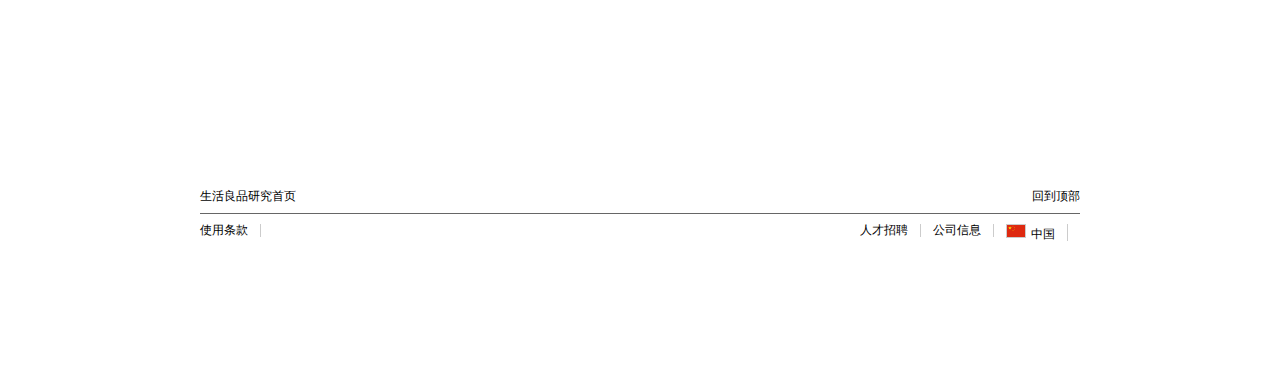
<file: chizi.html>
<!DOCTYPE html>
<html lang="en">
<head>
    <meta charset="UTF-8">
    <meta name="viewport" content="width=device-width, initial-scale=1.0">
    <meta http-equiv="X-UA-Compatible" content="ie=edge">
    <title>自己的尺子</title>
</head>
<link rel="stylesheet" href="./css/chizi.css">
<body>
<!--容器-->
<div class="headerwrap">
    <div class="header" >
       <div class="siteName" >MUJI 無印良品</div>
        <ul class="globalNav">
            <li class="gnHome">首页</li>
            <li class="gnStore">网上商城</li>
            <li class="gnShop">店铺信息</li>
            <li class="gnLab" >生活良品研究所</li>
            <li class="gnChat">问题咨询</li>
        </ul>
         </div>
</div>
<div class="content" >
    <div class="main">
        <div class="xiaohang">
            <ol>
                <li>生活研究所</li>
                <li>生活杂货</li>
                <li class="current">自己的尺子</li>
            </ol>
        </div>
        <div class="entry">
            <div class="entry-content">
                <div class="content-header" >
                    <h1 class="page-title">自己的尺子</h1>
                    <div class="page-time" >
                        <span class="time">2018年5月25日</span>
                    </div>
                </div>
                <div class="content-body">
                    <img src="./img/chizi01.jpg" style="" width="700" height="258" alt="">
                    <p>不知道物品的长度或大小时，能派上用处的是"尺子"。
                        因为尺子可以测量大致尺寸、并通过精密的数值鲜明标示。
                        而另一方面，还有一种可以测量鲜度或舒适感等原本难以数值化的物品价值的"尺子"。
                        "3星"等评价就是吧。本次将就作为事物测定基准的"尺子"今天探讨。
                    </p>
                    <h2>测量鲜度的尺子</h2>
                    <p>这是发生于2017年2月的事情。上网时发现了一条有趣的标题。"误获米歇林之星、顾客蜂拥而来的法国餐厅"。
                        阅读内容后发现，原来是法国中部的一家大众餐厅与一家同名店铺搞混，被登载于米歇林指南的网站版上，
                        导致顾客蜂拥而来。店方在接受法国巴黎当地小报采访时似乎很为难地说道，"本店并不宽敞，服务员也只有4个人"。<br>
                        说到米歇林，于2007年11月发布的"东京版"曾在日本一度成为热门话题。
                        这是一本在欧美以外国家首次发售的"米歇林指南"，出版在发售后4天便全部售完。
                        发售当天的9万部销售量据说是米歇林指南史上的最好成绩。
                        可见该书在日本的人气之高。而更有趣的是，误登的店铺也是顾客蜂拥而来。
                        用餐后的人都会说"果然是米歇林上登载的店铺啊"，应该是对该店的菜肴很满意吧。
                    </p>
                    <h2>测定学力的尺子</h2>
                    <p>
                        <img class="chizi" src="./img/chizi02.jpg" alt="" width="140" height="170">
                        入学考试前的模拟考试。结果除了分数以外，还通过被称作"偏差值"的数值进行标示。
                        偏差值是了解自己在参加考试的团体中所具水平所需的指标。可谓测定学力的"尺子"。
                        为什么说偏差值可以测定学力呢？因为考试分数会因各场考试时的难易度而发生变化。
                        简单考试中可以获得的90分和难度考试中获得的90分，其意义完全不同。而"偏差值"则与考试的难易度无关，可以客观评估考试者的学力。
                        日本于1960年代中期首次将偏差值引进教育现场。当时是由一位名叫桑田昭三的中学老师引进。
                        桑田老师对于老师凭借个人"直觉"来决定学生升学报考学校的做法产生质疑，于是开始摸索可"客观评估"学生学力的方法。
                        通过对统计学的研究、以及反复试验，终于找出了"偏差值"这种概念。
                        曾一度被引进教育现场的"偏差值"因被视为助长"填鸭式教育""拜分主义"风气而被看作一种不良事物，
                        公立学校于1991年基于文部省(现在的文部科学省)方针将其废除。
                        但是，在升学的世界直径依然存在"偏差值"，作为测试入学前学力的"尺子"得到广泛使用。
                    </p>
                    <h2>各种尺子</h2>
                    <p>
                        <img class="chizi" src="./img/chizi03.jpg" alt="" width="180" height="230">
                        除了鲜美度和学力以外，现在还有测量各种物品的"尺子"。
                        例如"洗涤字数"等也是其中之一。这是一种标示今天是否适合洗衣服的物品，
                        根据那天的气温、湿度、风速等算出。
                        其他还包括测量啤酒美味程度的"啤酒指数"或"冰淇淋指数"、
                        "皮肤粗糙度指数""洗车指数""星空指数""杀菌指数"等举不胜举。
                        这些"指数"或"指标"在一些难以判断的场合将会发挥重要作用。
                        穿什么衣服出门、去哪儿玩、晾出衣服能否放心、
                        是否要带伞等问题无需凭借自己的自觉即可客观判断。
                    </p>
                    <h2>尺子的陷阱</h2>
                    <p>一直以来，很多人在选择餐厅时都会查看美食网站的星级。
                        在网上购买书籍时，也会关注星级和评论。
                        而今天，无论是选择用餐的餐厅、还是升学报考的学校，
                        作为判断基准的"尺子"都将会发挥重要作用。
                        此外，我认为这种倾向今后还将更加鲜明。
                        当今社会，好坏等各种消息随处泛滥。
                        信息量一旦增加，将会导致信任对象难以判断，
                        于是只能关注"评级机构"评出的客观评论。但是，这里就是陷阱。
                        因为作为判断标准的"尺子"反而可能会被滥用。
                        美食网站的评论最多只能在选择美食餐厅时发挥作用。
                        "口碑好所以好吃"这种意识可谓本末倒置了吧。<br>
                        在当今的信息化社会，有时也会出现将"评级"视为"权威"的危险意识。
                        就在几年前，因某国国债"评级"下调，导致了世界各地经济的混乱。
                        "指数"或"指标"最多只可作为物品选择时的一种参考数值。
                        正是因为当前是一个可通过智能手机或网络即可轻松获得各种信息的时代，
                        所以才需要一把可以让自己不被周围评价困惑的"自己的尺子"。
                    </p>
                </div>
            </div>
        </div>
        <div class="aside">
             <dl class="category">
                 <dt>研究主题</dt>
                 <dd>生活杂货</dd>
             </dl>
             <div class="sct">
                 <h2 class="theme">研究主题</h2>
                 <ul class="Link">
                     <li>衣服</li>
                     <li>食品</li>
                     <li>生活杂物</li>
                 </ul>
             </div>
             <dl class="yijianx">
                 <dt>意见箱</dt>
                     <dd>「有“它”就好了」的商品提案，
                     以及生活良品研究所相关的改进意见，欢迎踊跃投稿。
                     <dd>
                 </p>
             </dl>
             <div class="theme section">
                  <h2>此主题的专栏</h2>
                  <ul>
                      <li>
                          <div class="data">2018年5月25日</div>
                          <div class="xtitlt">自己的尺子</div>
                      </li>
                      <li>
                           <div class="data">2018年4月30日</div>
                            <div class="xtitlt">观天望气</div>
                      </li>
                      <li>
                            <div class="data">2018年4月21日</div>
                            <div class="xtitlt">极简生活</div>
                      </li>
                      <li>
                            <div class="data">2018年3月30日</div>
                            <div class="xtitlt">樱守</div>
                      </li>
                      <li>                            
                           <div class="data">2018年月26日</div>
                           <div class="xtitlt">肌肤干燥注意警报</div>
                      </li>
                      <li>
                            <div class="data">2018年月02日</div>
                            <div class="xtitlt">百岁人瑞-人生100年时代的生存方式</div>
                      </li>
                      <li>
                            <div class="data">2018年2月16日</div>
                            <div class="xtitlt">木碗手把有、无。</div>
                      </li>
                      <li>
                            <div class="data">2018年月02日</div>
                            <div class="xtitlt">春季何时开始</div>
                      </li>
                      <li>
                            <div class="data">2018年月19日</div>
                            <div class="xtitlt">对“小型”的考量</div>
                      </li>
                      <li>
                            <div class="data">2017年12月22日</div>
                            <div class="xtitlt">时间流逝</div>
                      </li>
                      <li>
                            <div class="data">2017年11月24日</div>
                            <div class="xtitlt">徘徊和HAIKU</div>
                      </li>
                      <li>
                            <div class="data">2017年11月10日</div>
                            <div class="xtitlt">幸福聚会</div>
                      </li>
                      <li>
                            <div class="data">2017年10月27日</div>
                            <div class="xtitlt">笑容的力量</div>
                      </li>
                  </ul>
             </div>
             <div class="picture">
                 <ul>
                     <li>
                         <img src="./img/chizi03.png" alt="" width="153" height="43">
                     </li>
                     <li>
                         <img src="./img/chizi04.jpg" alt="" width="153" height="43">
                     </li>
                 </ul>
             </div>
        </div>
    </div>
</div>
<!--将其保持在页面最下方-->
<footer class="bodyfooter">  
    <div class="footer">
        <ul class="pageend1">
            <li class="end1">生活良品研究首页</li>
            <li class="endtop">回到顶部</li>
        </ul>
        <ul class="footerend">
            <li class="one">使用条款</li>
            <li class="two"><img src="./img/chizi06.png" alt="">中国</li>
            <li class="three">公司信息</li>
            <li class="four">人才招聘</li>
        </ul>
    </div>
</footer>
</body>
</html>
</file>
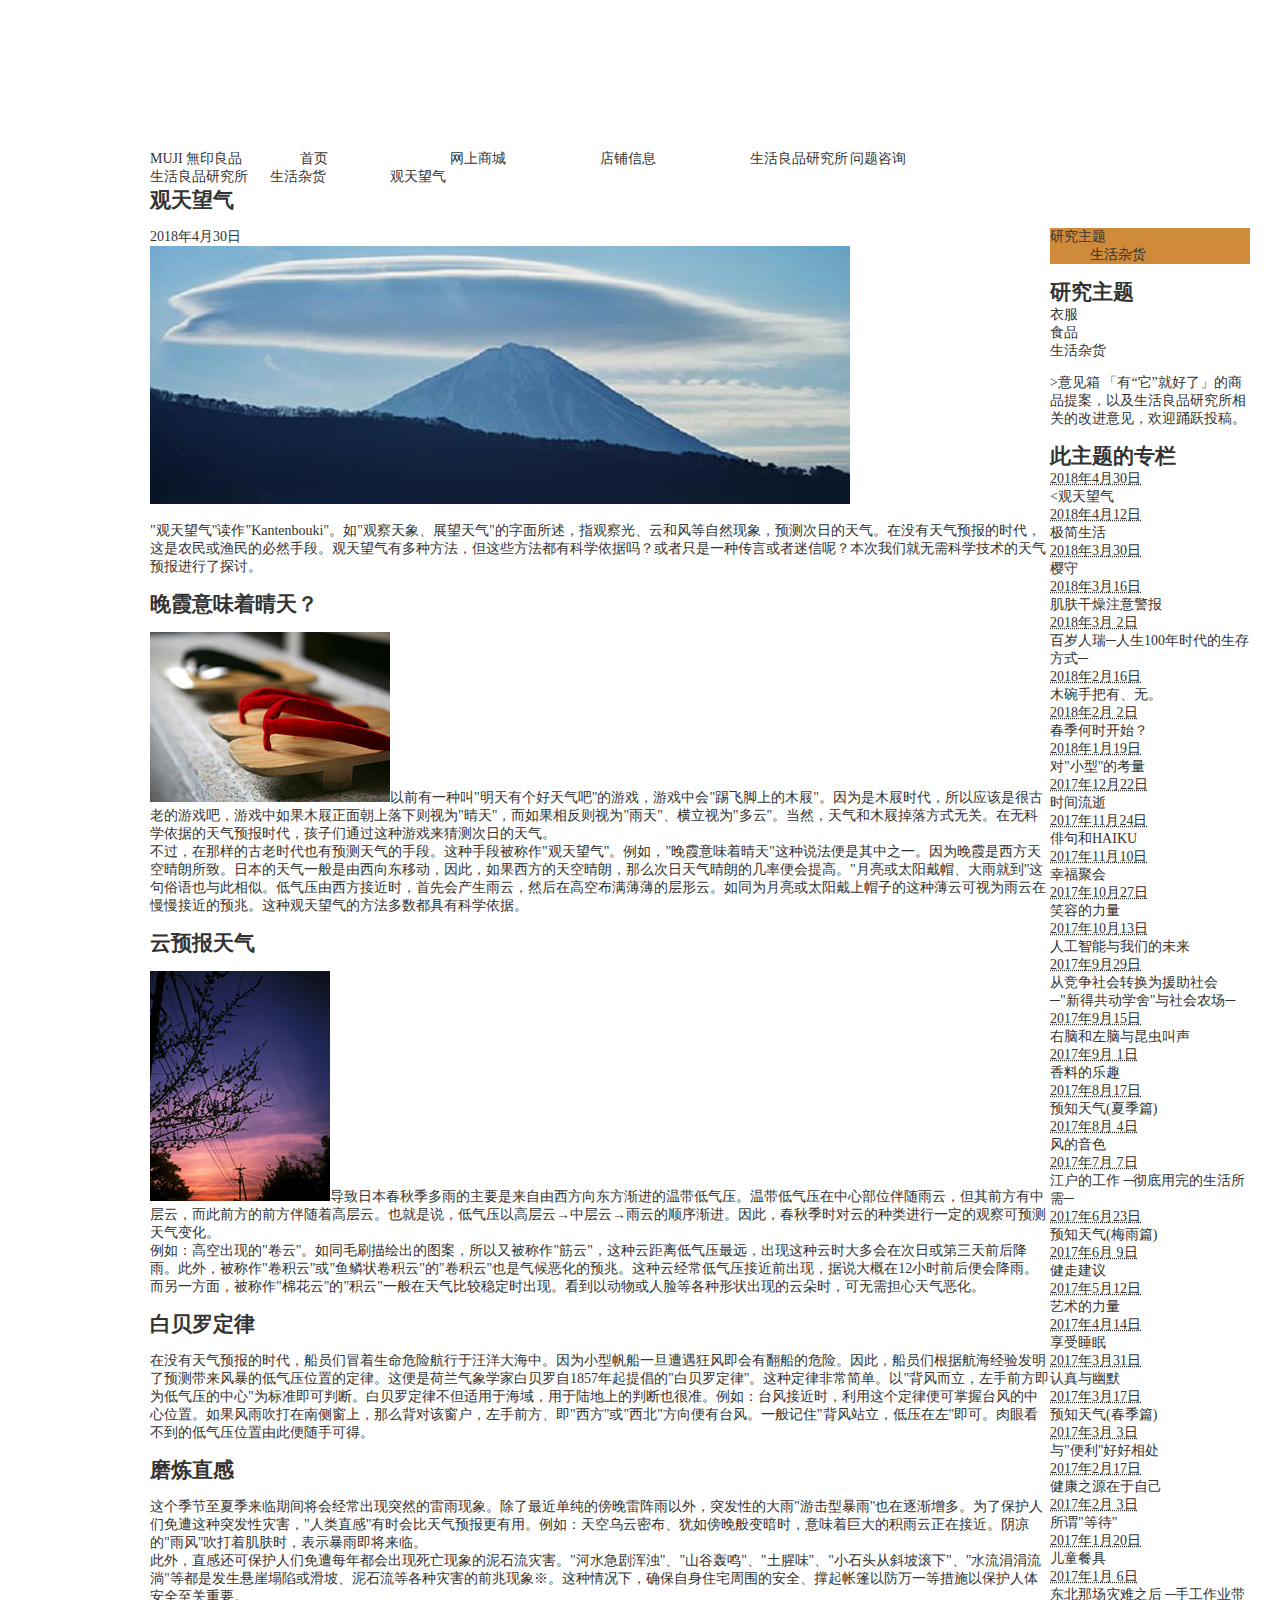
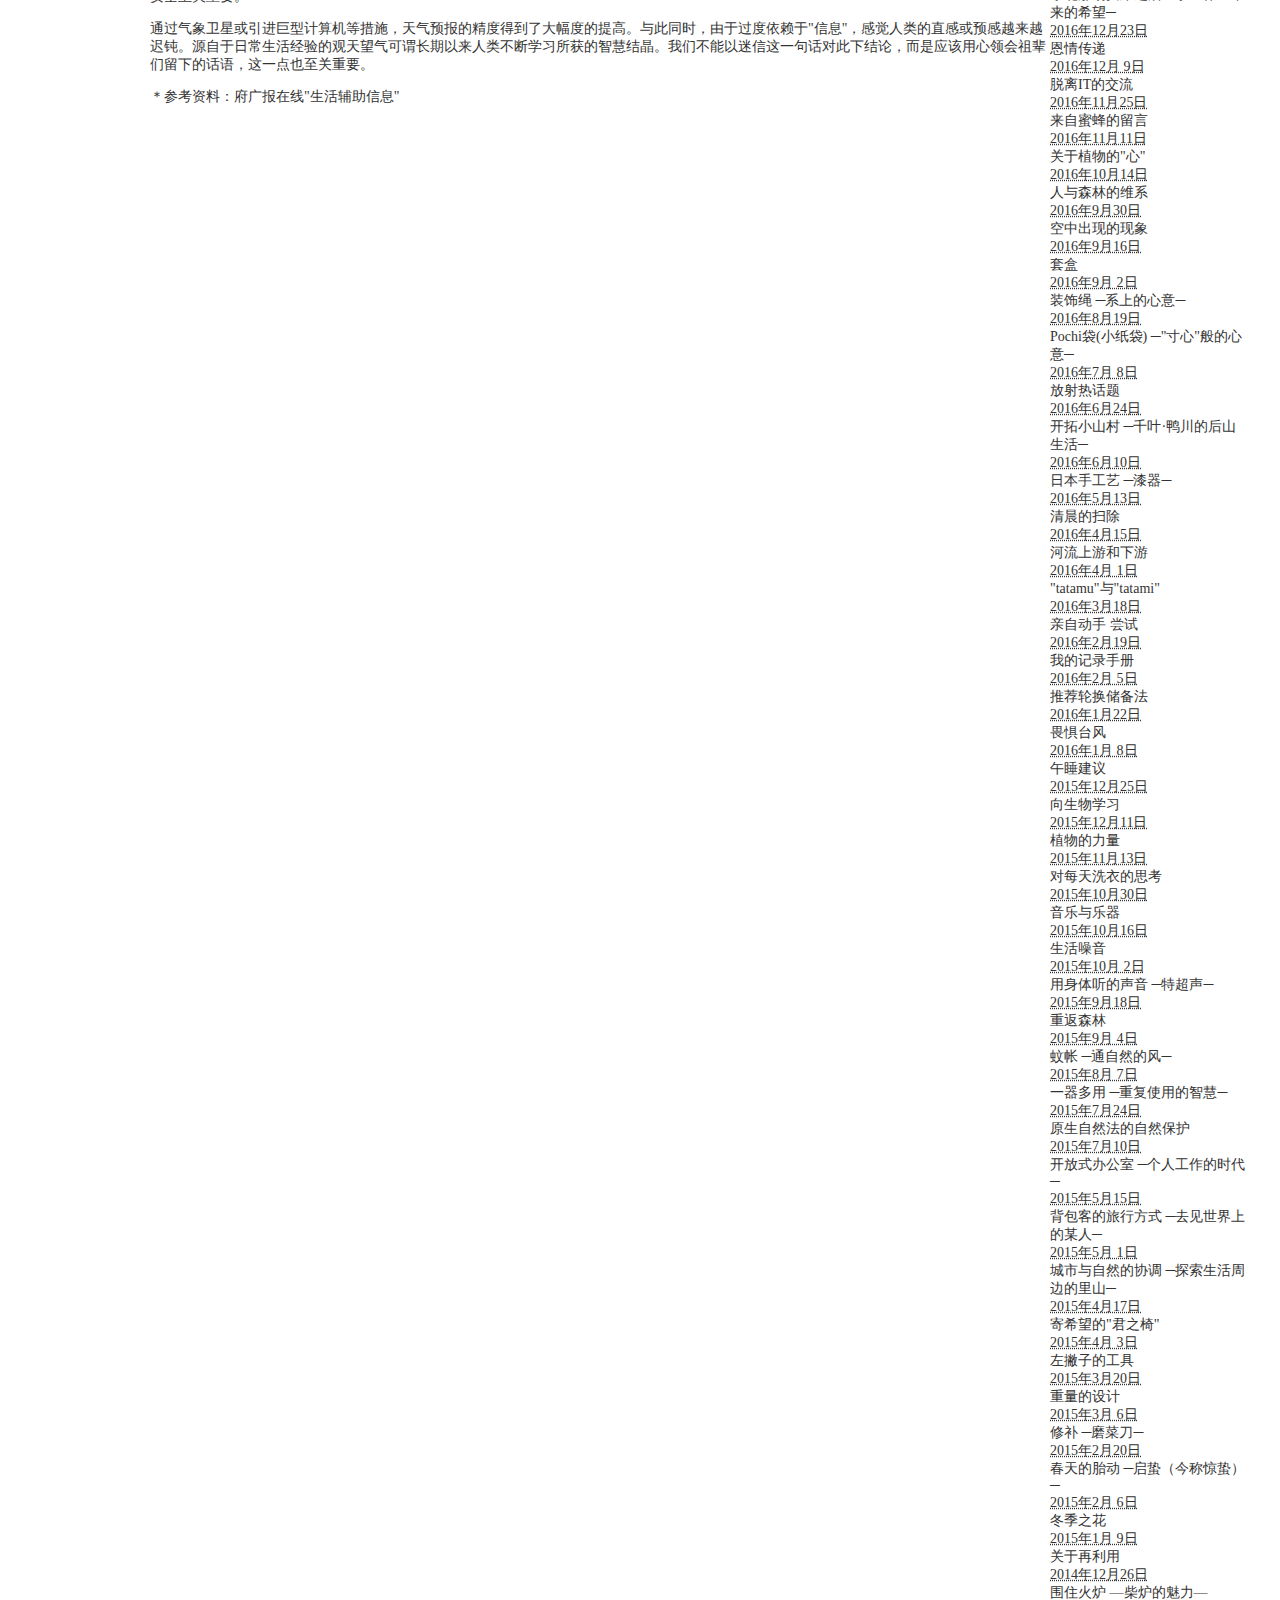
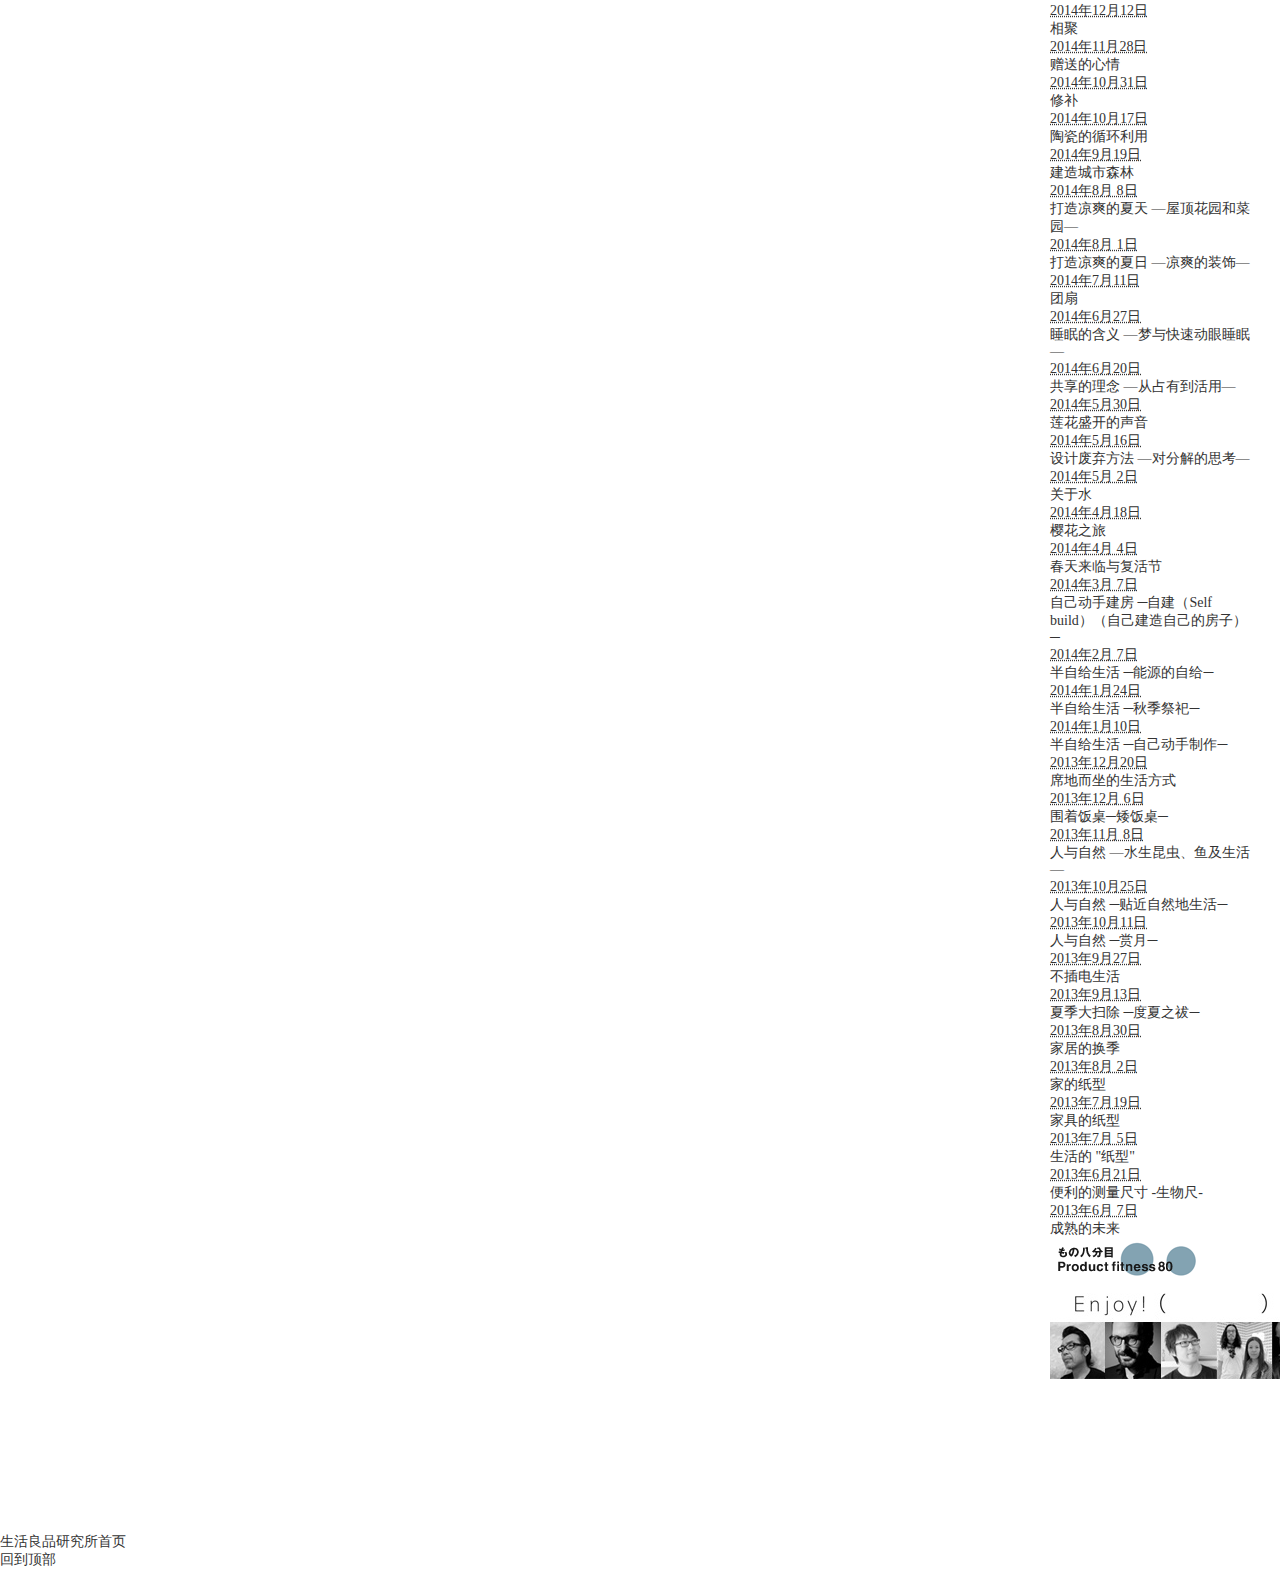
<file: guantian.html>
<!DOCTYPE html>
<html lang="en">
<head>
    <meta charset="UTF-8">
    <meta name="viewport" content="width=device-width, initial-scale=1.0">
    <meta http-equiv="X-UA-Compatible" content="ie=edge">
    <title>观天望气 | 生活良品研究所 | 無印良品</title>
<style>
      html {
  font-size: 14px;
  color: #333333;
}
.container{margin: 150px;width 1200px;}
body {
  margin: 0;
}
ul,h1,h2,h3 {
  margin: 0;
  padding: 0;
}
ul {
  list-style: none;
}
.nav::after{
  content:"";
  display: block;
  clear:both;
}
.nav > li{
  float: left;
  width: 100px;
  margin-right: 50px;

}
.nav > li:nth-child(5n){margin-right: 0;}

.logo::after{
  content:"";
  display: block;
  clear:both;
}
.logo > li{
  float: left;
  width: 100px;
  margin-right: 20px;

}
.logo > li:nth-child(3n){margin-right: 0;}
.master > div.left {
      float: left;
      width: 900px;
    }
    .master > div.aside{

      width: 200px;
      margin-left: 900px
    }
    .categoryBadge{background-color: rgb(207, 139, 57)}

      </style>
     
</head>
<div class="container" >
            
            <div >
              <ul class="nav">
                <li>MUJI 無印良品</li>
                <li>首页</li>
                <li>网上商城</li>
                <li>店铺信息</li>
                <li>生活良品研究所</li>
                <li>问题咨询</li>
              </ul>
            </div>
          
        
 
        <!-- 顶部导航 -->
        
            <div>
            <ul  class="logo">
              <li>生活良品研究所</li>
              <li>生活杂货</li>
              <li>观天望气</li>

            </ul> 
          </div>
          <h2>观天望气</h2>
         
        
        
        <div class="master">
        <div class="left">
        <div>2018年4月30日</div>
        <img src="./1.jpg" alt="">
        <p>"观天望气"读作"Kantenbouki"。如"观察天象、展望天气"的字面所述，指观察光、云和风等自然现象，预测次日的天气。在没有天气预报的时代，这是农民或渔民的必然手段。观天望气有多种方法，但这些方法都有科学依据吗？或者只是一种传言或者迷信呢？本次我们就无需科学技术的天气预报进行了探讨。</p>
        <h2>晚霞意味着晴天？</h2>
        <p><img src="./2.jpg" alt="" >以前有一种叫"明天有个好天气吧"的游戏，游戏中会"踢飞脚上的木屐"。因为是木屐时代，所以应该是很古老的游戏吧，游戏中如果木屐正面朝上落下则视为"晴天"，而如果相反则视为"雨天"、横立视为"多云"。当然，天气和木屐掉落方式无关。在无科学依据的天气预报时代，孩子们通过这种游戏来猜测次日的天气。<br />
          不过，在那样的古老时代也有预测天气的手段。这种手段被称作"观天望气"。例如，"晚霞意味着晴天"这种说法便是其中之一。因为晚霞是西方天空晴朗所致。日本的天气一般是由西向东移动，因此，如果西方的天空晴朗，那么次日天气晴朗的几率便会提高。"月亮或太阳戴帽、大雨就到"这句俗语也与此相似。低气压由西方接近时，首先会产生雨云，然后在高空布满薄薄的层形云。如同为月亮或太阳戴上帽子的这种薄云可视为雨云在慢慢接近的预兆。这种观天望气的方法多数都具有科学依据。</p>
          <h2>云预报天气</h2>
<p><img src="./3.jpg" alt="" >导致日本春秋季多雨的主要是来自由西方向东方渐进的温带低气压。温带低气压在中心部位伴随雨云，但其前方有中层云，而此前方的前方伴随着高层云。也就是说，低气压以高层云→中层云→雨云的顺序渐进。因此，春秋季时对云的种类进行一定的观察可预测天气变化。<br />

例如：高空出现的"卷云"。如同毛刷描绘出的图案，所以又被称作"筋云"，这种云距离低气压最远，出现这种云时大多会在次日或第三天前后降雨。此外，被称作"卷积云"或"鱼鳞状卷积云"的"卷积云"也是气候恶化的预兆。这种云经常低气压接近前出现，据说大概在12小时前后便会降雨。而另一方面，被称作"棉花云"的"积云"一般在天气比较稳定时出现。看到以动物或人脸等各种形状出现的云朵时，可无需担心天气恶化。</p>


<h2>白贝罗定律</h2>
<p>在没有天气预报的时代，船员们冒着生命危险航行于汪洋大海中。因为小型帆船一旦遭遇狂风即会有翻船的危险。因此，船员们根据航海经验发明了预测带来风暴的低气压位置的定律。这便是荷兰气象学家白贝罗自1857年起提倡的"白贝罗定律"。这种定律非常简单。以"背风而立，左手前方即为低气压的中心"为标准即可判断。白贝罗定律不但适用于海域，用于陆地上的判断也很准。例如：台风接近时，利用这个定律便可掌握台风的中心位置。如果风雨吹打在南侧窗上，那么背对该窗户，左手前方、即"西方"或"西北"方向便有台风。一般记住"背风站立，低压在左"即可。肉眼看不到的低气压位置由此便随手可得。</p>

<h2>磨炼直感</h2>
<p>这个季节至夏季来临期间将会经常出现突然的雷雨现象。除了最近单纯的傍晚雷阵雨以外，突发性的大雨"游击型暴雨"也在逐渐增多。为了保护人们免遭这种突发性灾害，"人类直感"有时会比天气预报更有用。例如：天空乌云密布、犹如傍晚般变暗时，意味着巨大的积雨云正在接近。阴凉的"雨风"吹打着肌肤时，表示暴雨即将来临。<br />

此外，直感还可保护人们免遭每年都会出现死亡现象的泥石流灾害。"河水急剧浑浊"、"山谷轰鸣"、"土腥味"、"小石头从斜坡滚下"、"水流涓涓流淌"等都是发生悬崖塌陷或滑坡、泥石流等各种灾害的前兆现象※。这种情况下，确保自身住宅周围的安全、撑起帐篷以防万一等措施以保护人体安全至关重要。</p>

<p>通过气象卫星或引进巨型计算机等措施，天气预报的精度得到了大幅度的提高。与此同时，由于过度依赖于"信息"，感觉人类的直感或预感越来越迟钝。源自于日常生活经验的观天望气可谓长期以来人类不断学习所获的智慧结晶。我们不能以迷信这一句话对此下结论，而是应该用心领会祖辈们留下的话语，这一点也至关重要。</p>

<p>＊参考资料：府广报在线"生活辅助信息"</p>
        </div>
        
      
        <div class="aside">



            <dl class="categoryBadge">
            <dt>研究主题</dt>
            <dd>生活杂货</dd>
            </dl>
            
            
            <div class="sct">
            <h2 id="nTheme">研究主题</h2>
            <ul class="iLink">
            <li>衣服</li>
            <li>食品</li>
            <li>生活杂货</li>
            </ul>
            </div>
            
            <div id="nFormLink" class="section">
            <p>>意见箱
            「有“它”就好了」的商品提案，以及生活良品研究所相关的改进意见，欢迎踊跃投稿。</p>
            </div>
            
            
            
            
            
            <div class="themeColumn section">
            <h2>此主题的专栏</h2>
            <ul>
            
            <li><div class="date">
            <abbr class="published" title="2018-04-30T10:00:00+09:00">2018年4月30日</abbr>
            </div>
            <div class="title"><观天望气</div></li>
            
            
            
            <li><div class="date">
            <abbr class="published" title="2018-04-12T10:00:00+09:00">2018年4月12日</abbr>
            </div>
            <div class="title">极简生活</div></li>
            
            
            
            <li><div class="date">
            <abbr class="published" title="2018-03-30T11:00:09+09:00">2018年3月30日</abbr>
            </div>
            <div class="title">樱守</div></li>
            
            
            
            <li><div class="date">
            <abbr class="published" title="2018-03-16T10:00:00+09:00">2018年3月16日</abbr>
            </div>
            <div class="title">肌肤干燥注意警报</div></li>
            
            
            
            <li><div class="date">
            <abbr class="published" title="2018-03-02T10:00:00+09:00">2018年3月 2日</abbr>
            </div>
            <div class="title">百岁人瑞─人生100年时代的生存方式─</div></li>
            
            
            
            <li><div class="date">
            <abbr class="published" title="2018-02-16T12:37:11+09:00">2018年2月16日</abbr>
            </div>
            <div class="title">木碗手把有、无。</div></li>
            
            
            
            <li><div class="date">
            <abbr class="published" title="2018-02-02T14:05:30+09:00">2018年2月 2日</abbr>
            </div>
            <div class="title">春季何时开始？</div></li>
            
            
            
            <li><div class="date">
            <abbr class="published" title="2018-01-19T13:44:57+09:00">2018年1月19日</abbr>
            </div>
            <div class="title">对"小型"的考量</div></li>
            
            
            
            <li><div class="date">
            <abbr class="published" title="2017-12-22T09:24:22+09:00">2017年12月22日</abbr>
            </div>
            <div class="title">时间流逝</div></li>
            
            
            
            <li><div class="date">
            <abbr class="published" title="2017-11-24T16:40:18+09:00">2017年11月24日</abbr>
            </div>
            <div class="title">俳句和HAIKU</div></li>
            
            
            
            <li><div class="date">
            <abbr class="published" title="2017-11-10T09:27:45+09:00">2017年11月10日</abbr>
            </div>
            <div class="title">幸福聚会</div></li>
            
            
            
            <li><div class="date">
            <abbr class="published" title="2017-10-27T11:14:31+09:00">2017年10月27日</abbr>
            </div>
            <div class="title">笑容的力量</div></li>
            
            
            
            <li><div class="date">
            <abbr class="published" title="2017-10-13T13:38:29+09:00">2017年10月13日</abbr>
            </div>
            <div class="title">人工智能与我们的未来</div></li>
            
            
            
            <li><div class="date">
            <abbr class="published" title="2017-09-29T10:54:03+09:00">2017年9月29日</abbr>
            </div>
            <div class="title">从竞争社会转换为援助社会 ─"新得共动学舍"与社会农场─</div></li>
            
            
            
            <li><div class="date">
            <abbr class="published" title="2017-09-15T13:17:45+09:00">2017年9月15日</abbr>
            </div>
            <div class="title">右脑和左脑与昆虫叫声</div></li>
            
            
            
            <li><div class="date">
            <abbr class="published" title="2017-09-01T10:34:50+09:00">2017年9月 1日</abbr>
            </div>
            <div class="title">香料的乐趣</div></li>
            
            
            
            <li><div class="date">
            <abbr class="published" title="2017-08-17T17:39:42+09:00">2017年8月17日</abbr>
            </div>
            <div class="title">预知天气(夏季篇)</div></li>
            
            
            
            <li><div class="date">
            <abbr class="published" title="2017-08-04T10:43:16+09:00">2017年8月 4日</abbr>
            </div>
            <div class="title">风的音色</div></li>
            
            
            
            <li><div class="date">
            <abbr class="published" title="2017-07-07T10:00:00+09:00">2017年7月 7日</abbr>
            </div>
            <div class="title">江户的工作 ─彻底用完的生活所需─</div></li>
            
            
            
            <li><div class="date">
            <abbr class="published" title="2017-06-23T10:00:00+09:00">2017年6月23日</abbr>
            </div>
            <div class="title">预知天气(梅雨篇)</div></li>
            
            
            
            <li><div class="date">
            <abbr class="published" title="2017-06-09T10:00:00+09:00">2017年6月 9日</abbr>
            </div>
            <div class="title">健走建议</div></li>
            
            
            
            <li><div class="date">
            <abbr class="published" title="2017-05-12T10:00:00+09:00">2017年5月12日</abbr>
            </div>
            <div class="title">艺术的力量</div></li>
            
            
            
            <li><div class="date">
            <abbr class="published" title="2017-04-14T10:00:00+09:00">2017年4月14日</abbr>
            </div>
            <div class="title">享受睡眠</div></li>
            
            
            
            <li><div class="date">
            <abbr class="published" title="2017-03-31T10:03:00+09:00">2017年3月31日</abbr>
            </div>
            <div class="title">认真与幽默</div></li>
            
            
            
            <li><div class="date">
            <abbr class="published" title="2017-03-17T10:00:00+09:00">2017年3月17日</abbr>
            </div>
            <div class="title">预知天气(春季篇)</div></li>
            
            
            
            <li><div class="date">
            <abbr class="published" title="2017-03-03T10:00:00+09:00">2017年3月 3日</abbr>
            </div>
            <div class="title">与"便利"好好相处</div></li>
            
            
            
            <li><div class="date">
            <abbr class="published" title="2017-02-17T10:00:00+09:00">2017年2月17日</abbr>
            </div>
            <div class="title">健康之源在于自己</div></li>
            
            
            
            <li><div class="date">
            <abbr class="published" title="2017-02-03T10:00:00+09:00">2017年2月 3日</abbr>
            </div>
            <div class="title">所谓"等待"</div></li>
            
            
            
            <li><div class="date">
            <abbr class="published" title="2017-01-20T10:00:00+09:00">2017年1月20日</abbr>
            </div>
            <div class="title">儿童餐具</div></li>
            
            
            
            <li><div class="date">
            <abbr class="published" title="2017-01-06T10:00:00+09:00">2017年1月 6日</abbr>
            </div>
            <div class="title">东北那场灾难之后 ─手工作业带来的希望─</div></li>
            
            
            
            <li><div class="date">
            <abbr class="published" title="2016-12-23T10:00:00+09:00">2016年12月23日</abbr>
            </div>
            <div class="title">恩情传递</div></li>
            
            
            
            <li><div class="date">
            <abbr class="published" title="2016-12-09T10:00:00+09:00">2016年12月 9日</abbr>
            </div>
            <div class="title">脱离IT的交流</div></li>
            
            
            
            <li><div class="date">
            <abbr class="published" title="2016-11-25T10:00:00+09:00">2016年11月25日</abbr>
            </div>
            <div class="title">来自蜜蜂的留言</div></li>
            
            
            
            <li><div class="date">
            <abbr class="published" title="2016-11-11T10:00:00+09:00">2016年11月11日</abbr>
            </div>
            <div class="title">关于植物的"心"</div></li>
            
            
            
            <li><div class="date">
            <abbr class="published" title="2016-10-14T10:00:00+09:00">2016年10月14日</abbr>
            </div>
            <div class="title">人与森林的维系</div></li>
            
            
            
            <li><div class="date">
            <abbr class="published" title="2016-09-30T10:00:00+09:00">2016年9月30日</abbr>
            </div>
            <div class="title">空中出现的现象</div></li>
            
            
            
            <li><div class="date">
            <abbr class="published" title="2016-09-16T10:00:00+09:00">2016年9月16日</abbr>
            </div>
            <div class="title">套盒</div></li>
            
            
            
            <li><div class="date">
            <abbr class="published" title="2016-09-02T10:00:00+09:00">2016年9月 2日</abbr>
            </div>
            <div class="title">装饰绳 ─系上的心意─</div></li>
            
            
            
            <li><div class="date">
            <abbr class="published" title="2016-08-19T10:00:00+09:00">2016年8月19日</abbr>
            </div>
            <div class="title">Pochi袋(小纸袋) ─"寸心"般的心意─</div></li>
            
            
            
            <li><div class="date">
            <abbr class="published" title="2016-07-08T10:00:00+09:00">2016年7月 8日</abbr>
            </div>
            <div class="title">放射热话题</div></li>
            
            
            
            <li><div class="date">
            <abbr class="published" title="2016-06-24T10:00:00+09:00">2016年6月24日</abbr>
            </div>
            <div class="title">开拓小山村 ─千叶·鸭川的后山生活─</div></li>
            
            
            
            <li><div class="date">
            <abbr class="published" title="2016-06-10T10:00:00+09:00">2016年6月10日</abbr>
            </div>
            <div class="title">日本手工艺 ─漆器─</div></li>
            
            
            
            <li><div class="date">
            <abbr class="published" title="2016-05-13T10:00:00+09:00">2016年5月13日</abbr>
            </div>
            <div class="title">清晨的扫除</div></li>
            
            
            
            <li><div class="date">
            <abbr class="published" title="2016-04-15T10:00:00+09:00">2016年4月15日</abbr>
            </div>
            <div class="title">河流上游和下游</div></li>
            
            
            
            <li><div class="date">
            <abbr class="published" title="2016-04-01T10:00:00+09:00">2016年4月 1日</abbr>
            </div>
            <div class="title">"tatamu"与"tatami"</div></li>
            
            
            
            <li><div class="date">
            <abbr class="published" title="2016-03-18T10:00:00+09:00">2016年3月18日</abbr>
            </div>
            <div class="title">亲自动手 尝试</div></li>
            
            
            
            <li><div class="date">
            <abbr class="published" title="2016-02-19T10:00:00+09:00">2016年2月19日</abbr>
            </div>
            <div class="title">我的记录手册</div></li>
            
            
            
            <li><div class="date">
            <abbr class="published" title="2016-02-05T10:00:00+09:00">2016年2月 5日</abbr>
            </div>
            <div class="title">推荐轮换储备法</div></li>
            
            
            
            <li><div class="date">
            <abbr class="published" title="2016-01-22T10:00:00+09:00">2016年1月22日</abbr>
            </div>
            <div class="title">畏惧台风</div></li>
            
            
            
            <li><div class="date">
            <abbr class="published" title="2016-01-08T10:00:00+09:00">2016年1月 8日</abbr>
            </div>
            <div class="title">午睡建议</div></li>
            
            
            
            <li><div class="date">
            <abbr class="published" title="2015-12-25T10:00:00+09:00">2015年12月25日</abbr>
            </div>
            <div class="title">向生物学习</div></li>
            
            
            
            <li><div class="date">
            <abbr class="published" title="2015-12-11T09:55:00+09:00">2015年12月11日</abbr>
            </div>
            <div class="title">植物的力量</div></li>
            
            
            
            <li><div class="date">
            <abbr class="published" title="2015-11-13T10:00:00+09:00">2015年11月13日</abbr>
            </div>
            <div class="title">对每天洗衣的思考</div></li>
            
            
            
            <li><div class="date">
            <abbr class="published" title="2015-10-30T10:00:00+09:00">2015年10月30日</abbr>
            </div>
            <div class="title">音乐与乐器</div></li>
            
            
            
            <li><div class="date">
            <abbr class="published" title="2015-10-16T10:00:00+09:00">2015年10月16日</abbr>
            </div>
            <div class="title">生活噪音</div></li>
            
            
            
            <li><div class="date">
            <abbr class="published" title="2015-10-02T10:00:00+09:00">2015年10月 2日</abbr>
            </div>
            <div class="title">用身体听的声音 ─特超声─</div></li>
            
            
            
            <li><div class="date">
            <abbr class="published" title="2015-09-18T10:00:00+09:00">2015年9月18日</abbr>
            </div>
            <div class="title">重返森林</div></li>
            
            
            
            <li><div class="date">
            <abbr class="published" title="2015-09-04T10:00:00+09:00">2015年9月 4日</abbr>
            </div>
            <div class="title">蚊帐 ─通自然的风─</div></li>
            
            
            
            <li><div class="date">
            <abbr class="published" title="2015-08-07T10:00:00+09:00">2015年8月 7日</abbr>
            </div>
            <div class="title">一器多用 ─重复使用的智慧─</div></li>
            
            
            
            <li><div class="date">
            <abbr class="published" title="2015-07-24T10:00:00+09:00">2015年7月24日</abbr>
            </div>
            <div class="title">原生自然法的自然保护</div></li>
            
            
            
            <li><div class="date">
            <abbr class="published" title="2015-07-10T10:00:00+09:00">2015年7月10日</abbr>
            </div>
            <div class="title">开放式办公室 ─个人工作的时代─</div></li>
            
            
            
            <li><div class="date">
            <abbr class="published" title="2015-05-15T10:00:00+09:00">2015年5月15日</abbr>
            </div>
            <div class="title">背包客的旅行方式 ─去见世界上的某人─</div></li>
            
            
            
            <li><div class="date">
            <abbr class="published" title="2015-05-01T10:00:00+09:00">2015年5月 1日</abbr>
            </div>
            <div class="title">城市与自然的协调 ─探索生活周边的里山─</div></li>
            
            
            
            <li><div class="date">
            <abbr class="published" title="2015-04-17T10:00:00+09:00">2015年4月17日</abbr>
            </div>
            <div class="title">寄希望的"君之椅"</div></li>
            
            
            
            <li><div class="date">
            <abbr class="published" title="2015-04-03T10:00:00+09:00">2015年4月 3日</abbr>
            </div>
            <div class="title">左撇子的工具</div></li>
            
            
            
            <li><div class="date">
            <abbr class="published" title="2015-03-20T10:00:00+09:00">2015年3月20日</abbr>
            </div>
            <div class="title">重量的设计</div></li>
            
            
            
            <li><div class="date">
            <abbr class="published" title="2015-03-06T10:00:00+09:00">2015年3月 6日</abbr>
            </div>
            <div class="title">修补 ─磨菜刀─</div></li>
            
            
            
            <li><div class="date">
            <abbr class="published" title="2015-02-20T10:00:00+09:00">2015年2月20日</abbr>
            </div>
            <div class="title">春天的胎动 ─启蛰（今称惊蛰）─</div></li>
            
            
            
            <li><div class="date">
            <abbr class="published" title="2015-02-06T10:00:00+09:00">2015年2月 6日</abbr>
            </div>
            <div class="title">冬季之花</div></li>
            
            
            
            <li><div class="date">
            <abbr class="published" title="2015-01-09T10:00:00+09:00">2015年1月 9日</abbr>
            </div>
            <div class="title">关于再利用</div></li>
            
            
            
            <li><div class="date">
            <abbr class="published" title="2014-12-26T10:00:00+09:00">2014年12月26日</abbr>
            </div>
            <div class="title">围住火炉 ―柴炉的魅力―</div></li>
            
            
            
            <li><div class="date">
            <abbr class="published" title="2014-12-12T10:00:00+09:00">2014年12月12日</abbr>
            </div>
            <div class="title">相聚</div></li>
            
            
            
            <li><div class="date">
            <abbr class="published" title="2014-11-28T10:00:00+09:00">2014年11月28日</abbr>
            </div>
            <div class="title">赠送的心情</div></li>
            
            
            
            <li><div class="date">
            <abbr class="published" title="2014-10-31T10:00:00+09:00">2014年10月31日</abbr>
            </div>
            <div class="title">修补</div></li>
            
            
            
            <li><div class="date">
            <abbr class="published" title="2014-10-17T10:00:00+09:00">2014年10月17日</abbr>
            </div>
            <div class="title">陶瓷的循环利用</div></li>
            
            
            
            <li><div class="date">
            <abbr class="published" title="2014-09-19T10:00:00+09:00">2014年9月19日</abbr>
            </div>
            <div class="title">建造城市森林</div></li>
            
            
            
            <li><div class="date">
            <abbr class="published" title="2014-08-08T10:00:00+09:00">2014年8月 8日</abbr>
            </div>
            <div class="title">打造凉爽的夏天 ―屋顶花园和菜园―</div></li>
            
            
            
            <li><div class="date">
            <abbr class="published" title="2014-08-01T10:00:00+09:00">2014年8月 1日</abbr>
            </div>
            <div class="title">打造凉爽的夏日 ―凉爽的装饰―</div></li>
            
            
            
            <li><div class="date">
            <abbr class="published" title="2014-07-11T10:00:00+09:00">2014年7月11日</abbr>
            </div>
            <div class="title">团扇</div></li>
            
            
            
            <li><div class="date">
            <abbr class="published" title="2014-06-27T10:00:00+09:00">2014年6月27日</abbr>
            </div>
            <div class="title">睡眠的含义 ―梦与快速动眼睡眠―</div></li>
            
            
            
            <li><div class="date">
            <abbr class="published" title="2014-06-20T09:55:00+09:00">2014年6月20日</abbr>
            </div>
            <div class="title">共享的理念 ―从占有到活用―</div></li>
            
            
            
            <li><div class="date">
            <abbr class="published" title="2014-05-30T10:00:00+09:00">2014年5月30日</abbr>
            </div>
            <div class="title">莲花盛开的声音</div></li>
            
            
            
            <li><div class="date">
            <abbr class="published" title="2014-05-16T10:00:00+09:00">2014年5月16日</abbr>
            </div>
            <div class="title">设计废弃方法 ―对分解的思考―</div></li>
            
            
            
            <li><div class="date">
            <abbr class="published" title="2014-05-02T10:00:00+09:00">2014年5月 2日</abbr>
            </div>
            <div class="title">关于水</div></li>
            
            
            
            <li><div class="date">
            <abbr class="published" title="2014-04-18T10:00:00+09:00">2014年4月18日</abbr>
            </div>
            <div class="title">樱花之旅</div></li>
            
            
            
            <li><div class="date">
            <abbr class="published" title="2014-04-04T10:00:00+09:00">2014年4月 4日</abbr>
            </div>
            <div class="title">春天来临与复活节</div></li>
            
            
            
            <li><div class="date">
            <abbr class="published" title="2014-03-07T10:00:00+09:00">2014年3月 7日</abbr>
            </div>
            <div class="title">自己动手建房 ─自建（Self build）（自己建造自己的房子）─</div></li>
            
            
            
            <li><div class="date">
            <abbr class="published" title="2014-02-07T10:00:00+09:00">2014年2月 7日</abbr>
            </div>
            <div class="title">半自给生活 ─能源的自给─</div></li>
            
            
            
            <li><div class="date">
            <abbr class="published" title="2014-01-24T10:00:00+09:00">2014年1月24日</abbr>
            </div>
            <div class="title">半自给生活 ─秋季祭祀─</div></li>
            
            
            
            <li><div class="date">
            <abbr class="published" title="2014-01-10T10:00:00+09:00">2014年1月10日</abbr>
            </div>
            <div class="title">半自给生活 ─自己动手制作─</div></li>
            
            
            
            <li><div class="date">
            <abbr class="published" title="2013-12-20T10:00:00+09:00">2013年12月20日</abbr>
            </div>
            <div class="title">席地而坐的生活方式</div></li>
            
            
            
            <li><div class="date">
            <abbr class="published" title="2013-12-06T10:00:00+09:00">2013年12月 6日</abbr>
            </div>
            <div class="title">围着饭桌─矮饭桌─</div></li>
            
            
            
            <li><div class="date">
            <abbr class="published" title="2013-11-08T10:00:00+09:00">2013年11月 8日</abbr>
            </div>
            <div class="title">人与自然 ―水生昆虫、鱼及生活―</div></li>
            
            
            
            <li><div class="date">
            <abbr class="published" title="2013-10-25T10:00:00+09:00">2013年10月25日</abbr>
            </div>
            <div class="title">人与自然 ─贴近自然地生活─</div></li>
            
            
            
            <li><div class="date">
            <abbr class="published" title="2013-10-11T10:00:00+09:00">2013年10月11日</abbr>
            </div>
            <div class="title">人与自然 ─赏月─</div></li>
            
            
            
            <li><div class="date">
            <abbr class="published" title="2013-09-27T10:00:00+09:00">2013年9月27日</abbr>
            </div>
            <div class="title">不插电生活</div></li>
            
            
            
            <li><div class="date">
            <abbr class="published" title="2013-09-13T10:00:00+09:00">2013年9月13日</abbr>
            </div>
            <div class="title">夏季大扫除 ─度夏之祓─</a></div></li>
            
            
            
            <li><div class="date">
            <abbr class="published" title="2013-08-30T10:00:00+09:00">2013年8月30日</abbr>
            </div>
            <div class="title">家居的换季</div></li>
            
            
            
            <li><div class="date">
            <abbr class="published" title="2013-08-02T10:00:00+09:00">2013年8月 2日</abbr>
            </div>
            <div class="title">家的纸型</div></li>
            
            
            
            <li><div class="date">
            <abbr class="published" title="2013-07-19T10:00:00+09:00">2013年7月19日</abbr>
            </div>
            <div class="title">家具的纸型</div></li>
            
            
            
            <li><div class="date">
            <abbr class="published" title="2013-07-05T10:00:00+09:00">2013年7月 5日</abbr>
            </div>
            <div class="title">生活的 "纸型"</div></li>
            
            
            
            <li><div class="date">
            <abbr class="published" title="2013-06-21T11:00:00+09:00">2013年6月21日</abbr>
            </div>
            <div class="title">便利的测量尺寸 -生物尺-</div></li>
            
            
            
            <li><div class="date">
            <abbr class="published" title="2013-06-07T09:00:00+09:00">2013年6月 7日</abbr>
            </div>
            <div class="title">成熟的未来</div></li>
            
            </ul>
            </div>
            
            
            
            
            <div class="globalProduct section">
            
            <ul>
              <li><img src="./4.jpg" alt=""></li>
              <li><img src="./5.jpg" alt=""></li>
            </ul>
            
            </div>
            </div>
            
                                   </div>
            
                               </div>
            
                <footer id="footerWrap">
            <div id="footer">
              <ul id="pageEnd">
                <li class="siteTop">生活良品研究所首页</li>
                <li class="pageTop">回到顶部</li>
              </ul>
      </div>
    </div>
  </div>
  
<body>
 
    
</body>
</html>
</file>
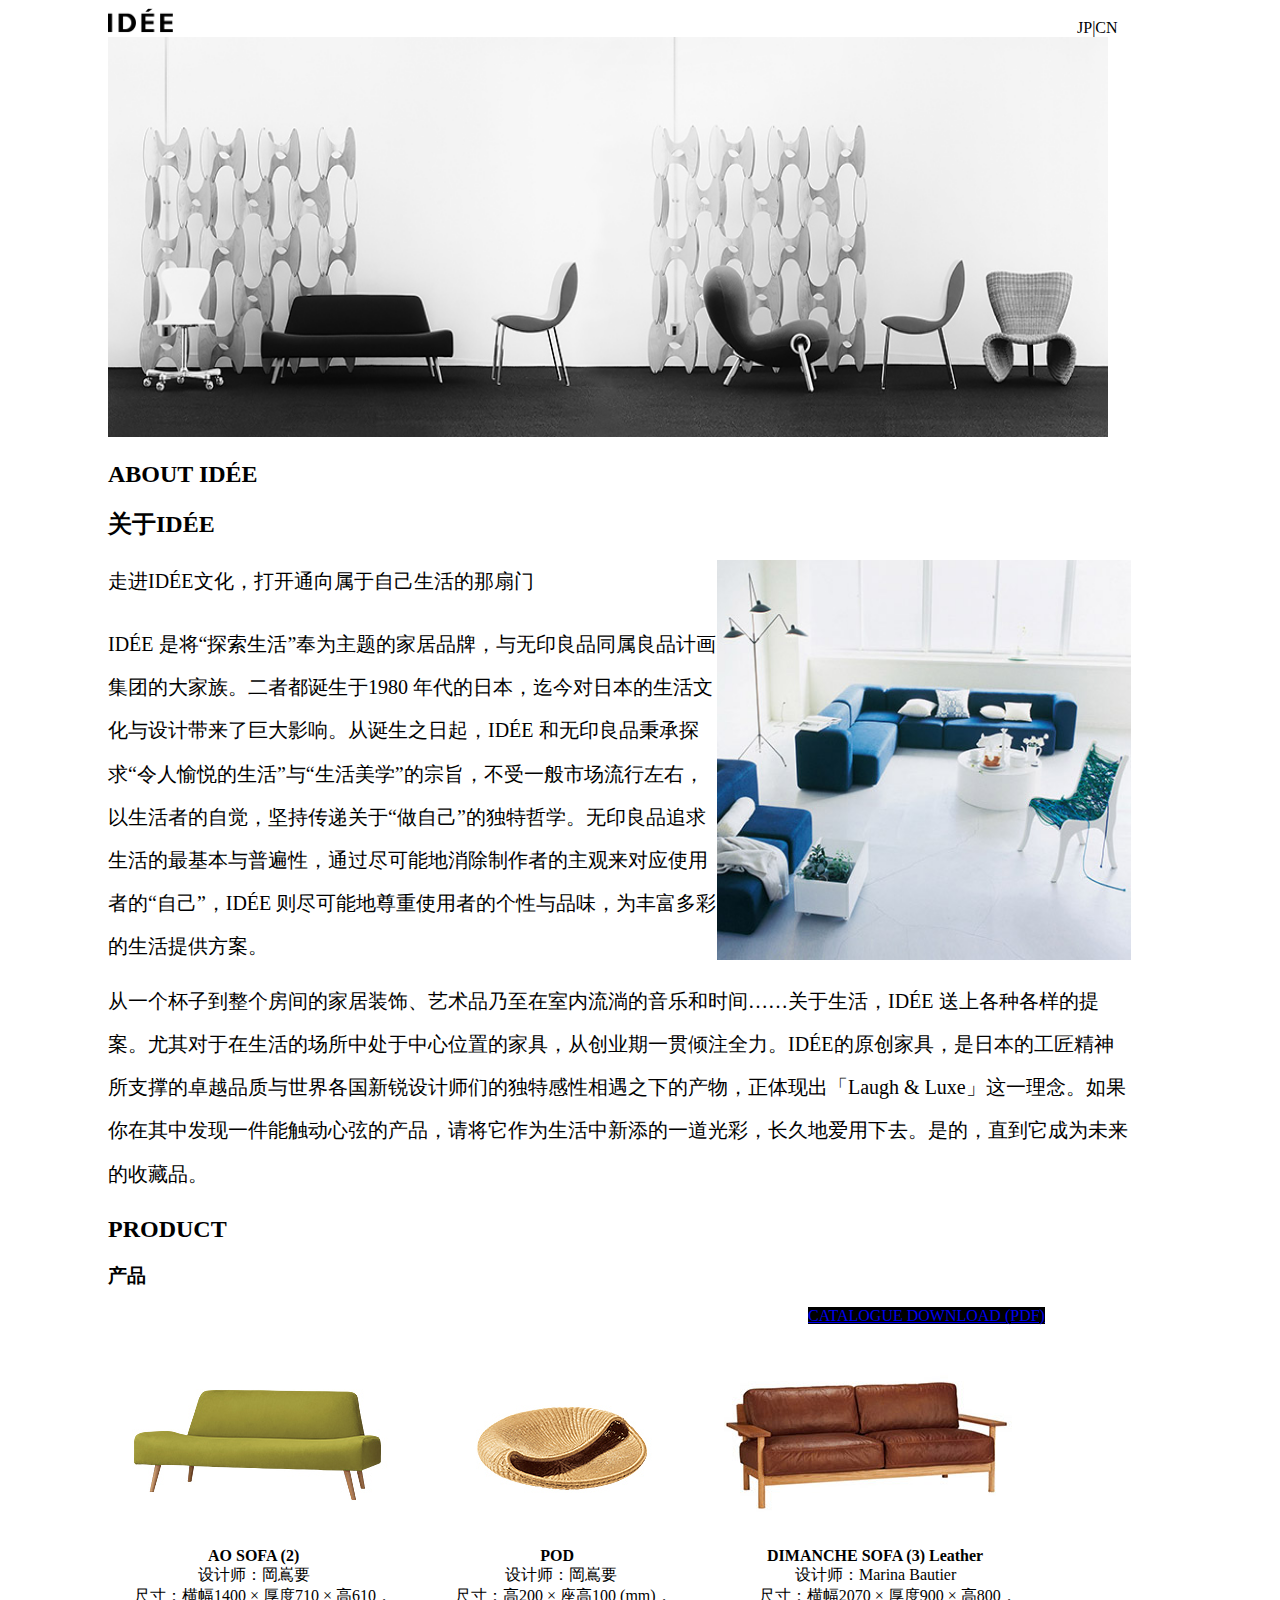
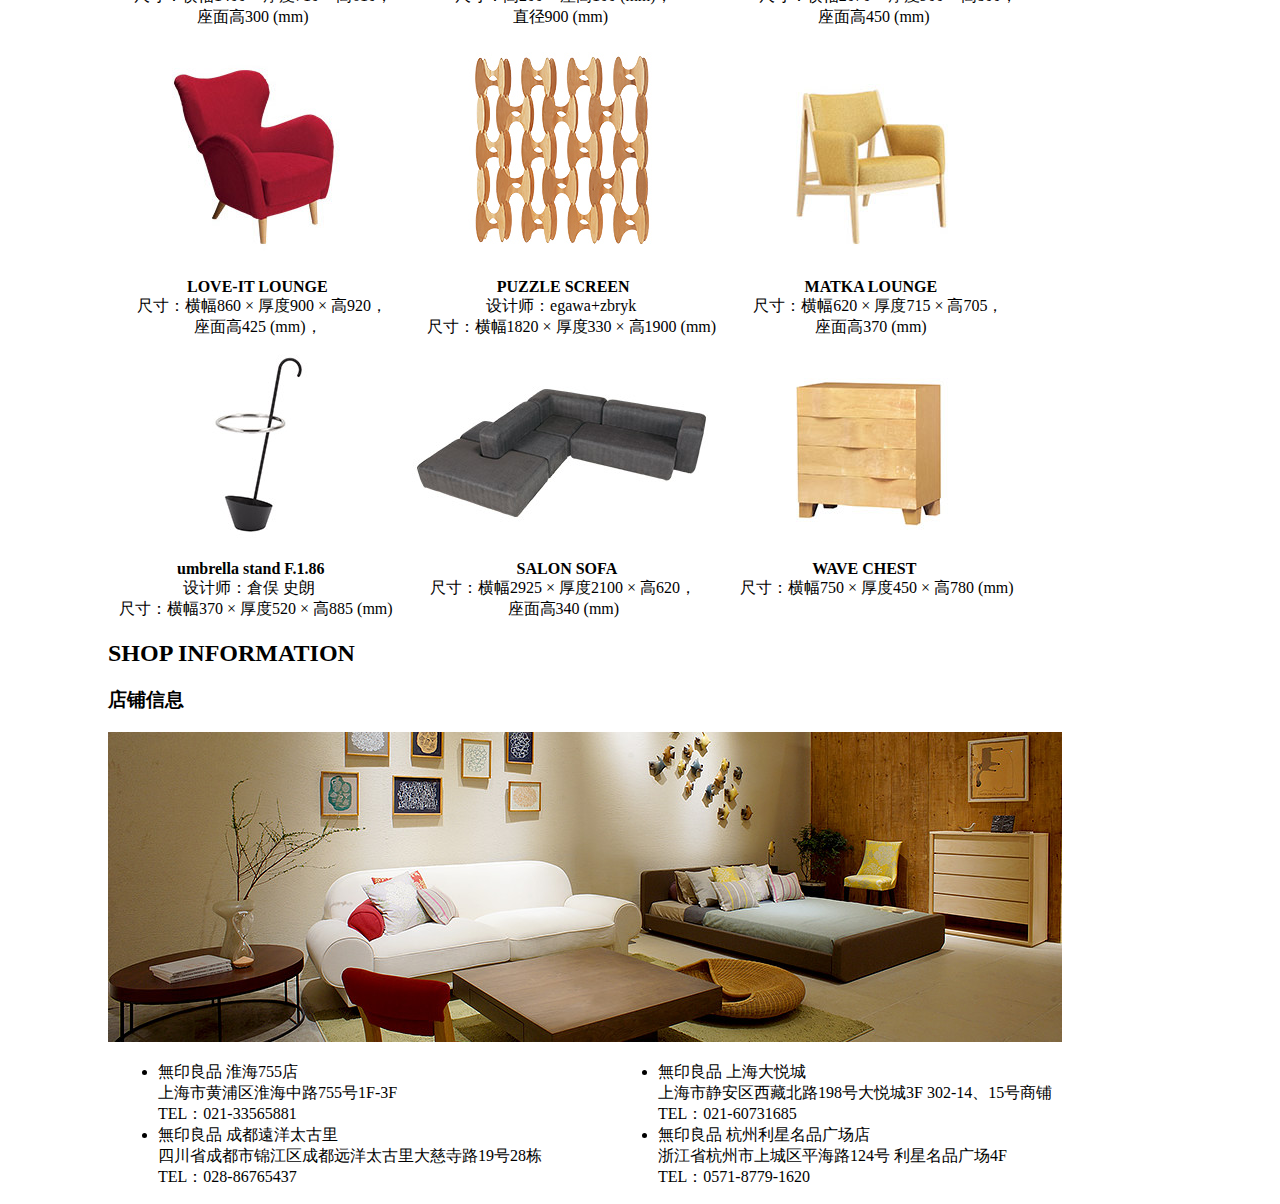
<file: IDEE.html>
<!DOCTYPE html>
<html lang="en">
<head>
    <meta charset="UTF-8">
    <meta name="viewport" content="width=device-width, initial-scale=1.0">
    <meta http-equiv="X-UA-Compatible" content="ie=edge">
    <title>Document</title>
    <style>
        .wenzi{
            width: 664px;
            height: 400px;
        }
        .tu{
            float: right;
        }
        .zuo{
            width: 500px;
        }
        .zuo::after{
            float: left;
            clear: both;
        }
        .zuo > li{
            float: left;
            margin-left: 10px;
            margin-right: 100px;
            width: 400px;
        }
    </style>
</head>
<body>
    <span  style="margin-left: 100px;">
        <img src="./img/logo.png" width="65" height="25" alt=""  >
    </span>
    <span  style="margin-left: 900px;">JP|CN</span>
    <img src="./img/导航大图.jpg" width="1000" height="400" style="margin-left: 100px;" alt="">
    <h2  style="margin-left: 100px;">ABOUT IDÉE </h2>
    <h2  style="margin-left: 100px;">关于IDÉE</h2>
    <div  style="margin-left: 100px;">
        <div class="tu"style="margin-right: 141px;">
            <img src="./img/文章中的图.jpg" height="400" alt="">
        </div>
        <div class="wenzi"style="line-height: 216%;font-weight: 400;font-size: 20px;" >
            <p>走进IDÉE文化，打开通向属于自己生活的那扇门</p>
            <p>IDÉE 是将“探索生活”奉为主题的家居品牌，与无印良品同属良品计画集团的大家族。二者都诞生于1980 年代的日本，迄今对日本的生活文化与设计带来了巨大影响。从诞生之日起，IDÉE 和无印良品秉承探求“令人愉悦的生活”与“生活美学”的宗旨，不受一般市场流行左右，以生活者的自觉，坚持传递关于“做自己”的独特哲学。无印良品追求生活的最基本与普遍性，通过尽可能地消除制作者的主观来对应使用者的“自己”，IDÉE 则尽可能地尊重使用者的个性与品味，为丰富多彩的生活提供方案。</p>
            <p在日常生活中，在不同的瞬间与对象面前，什么是美？什么最珍贵？什么不可或缺？一百个人会有一百种答案。正因为此，IDÉE 致力于播下令人心动的相遇的种子。令她感到“这个好有趣”，让他觉得“那个欲罢不能”。为此，我们一再回到「Laugh &amp; Luxe」这一原点。Luxe 意味着精美品质，从中感到心灵满足无疑是幸福的事，与此同时，如果还拥有Laugh ＝令人忍俊不禁的活泼天性与游戏心情，那么每个人的生活将更多地为属于自己的欢乐与光彩所环绕。Laugh 与Luxe，同时感受到这两种品质的生活。这正是IDÉE 所认为的丰富生活。</p>
        </div>
    </div>
    <div style="margin-left: 100px;line-height: 216%;font-weight: 400;font-size: 20px;margin-right: 141px;">
        <p>从一个杯子到整个房间的家居装饰、艺术品乃至在室内流淌的音乐和时间……关于生活，IDÉE 送上各种各样的提案。尤其对于在生活的场所中处于中心位置的家具，从创业期一贯倾注全力。IDÉE的原创家具，是日本的工匠精神所支撑的卓越品质与世界各国新锐设计师们的独特感性相遇之下的产物，正体现出「Laugh &amp; Luxe」这一理念。如果你在其中发现一件能触动心弦的产品，请将它作为生活中新添的一道光彩，长久地爱用下去。是的，直到它成为未来的收藏品。</p></div>
    </div>
    <h2  style="margin-left: 100px;">PRODUCT</h2>
    <h3  style="margin-left: 100px;">产品</h3>
    <div  style="margin-left: 800px;" ><a href="img/catalogue_cn_2015-2016.pdf" target="_blank" style="background: black" style="color: rgb(240, 233, 233)">CATALOGUE DOWNLOAD (PDF)</a></div>
    <div  style="margin-left: 100px;">
        <img src="./img/1-1.jpg" alt="">
        <img src="./img/1-2.jpg" alt="">
        <img src="./img/1-3.jpg" alt="">
    </div>
    <div  style="margin-left: 100px;">
        <span style="margin-left: 100px;"><b>AO SOFA (2)</b></span>
        <span style="margin-left: 237px;"><b>POD</b></span>
        <span style="margin-left: 189px;"><b>DIMANCHE SOFA (3) Leather</b></span>
    </div>
    <div  style="margin-left: 100px;">
        <span style="margin-left: 90px;">设计师：岡嶌要</span>
        <span style="margin-left: 191px;">设计师：岡嶌要</span>
        <span style="margin-left: 174px;">设计师：Marina Bautier</span>
    </div>
    <div  style="margin-left: 100px;">
        <span style="margin-left: 26px;">尺寸：横幅1400 × 厚度710 × 高610，</span>
        <span style="margin-left: 59px;">尺寸：高200 × 座高100 (mm)，</span>
        <span style="margin-left: 83px;">尺寸：横幅2070 × 厚度900 × 高800，</span>
    </div>
    <div  style="margin-left: 100px;">
        <span style="margin-left: 89px;">座面高300 (mm)</span>
        <span style="margin-left: 200px;">直径900 (mm)</span>
        <span style="margin-left: 206px;">座面高450 (mm)</span>
    </div>
    <div  style="margin-left: 100px;">
        <img src="./img/2-1.jpg" alt="">
        <img src="./img/2-2.jpg" alt="">
        <img src="./img/2-3.jpg" alt="">
    </div>
    <div  style="margin-left: 100px;">
        <span style="margin-left: 79px;"><b>LOVE-IT LOUNGE</b></span>
        <span style="margin-left: 165px;"><b>PUZZLE SCREEN</b></span>
        <span style="margin-left: 171px;"><b>MATKA LOUNGE</b></span>
    </div>
    <div  style="margin-left: 100px;">
        <span style="margin-left: 29px;">尺寸：横幅860 × 厚度900 × 高920，</span>
        <span style="margin-left: 95px;">设计师：egawa+zbryk</span>
        <span style="margin-left: 113px;">尺寸：横幅620 × 厚度715 × 高705，</span>
    </div>
    <div  style="margin-left: 100px;">
        <span style="margin-left: 86px;">座面高425 (mm)，</span>
        <span style="margin-left: 101px;">尺寸：横幅1820 × 厚度330 × 高1900 (mm)</span>
        <span style="margin-left: 95px;">座面高370 (mm)</span>
    </div>
    <div  style="margin-left: 100px;">
        <img src="./img/3-1.jpg" alt="">
        <img src="./img/3-2.jpg" alt="">
        <img src="./img/3-3.jpg" alt="">
    </div>
    <div  style="margin-left: 100px;">
        <span style="margin-left: 69px;"><b>umbrella stand F.1.86</b></span>
        <span style="margin-left: 188px;"><b>SALON SOFA</b></span>
        <span style="margin-left: 191px;"><b>WAVE CHEST</b></span>
    </div>
    <div  style="margin-left: 100px;">
        <span style="margin-left: 75px;">设计师：倉俣 史朗</span>
        <span style="margin-left: 111px;">尺寸：横幅2925 × 厚度2100 × 高620，</span>
        <span style="margin-left: 40px;">尺寸：横幅750 × 厚度450 × 高780 (mm)</span>
    </div>
    <div  style="margin-left: 100px;">
        <span style="margin-left: 11px;">尺寸：横幅370 × 厚度520 × 高885 (mm)</span>
        <span style="margin-left: 111px;">座面高340 (mm)</span>
    </div>
    <h2  style="margin-left: 100px;">SHOP INFORMATION</h2>
    <h3  style="margin-left: 100px;">店铺信息</h3>
    <img src="./img/底部大图.jpg"  style="margin-left: 100px;" alt="">
    <span>
    <ul class="zuo"style="margin-left: 100px;">
        <li>
            無印良品 淮海755店
            <br>
            上海市黄浦区淮海中路755号1F-3F
            <br>
            TEL：021-33565881
        </li>
        <li>
            無印良品 成都遠洋太古里
            <br>
            四川省成都市锦江区成都远洋太古里大慈寺路19号28栋
            <br>
            TEL：028-86765437
        </li>
    </ul>
    </span>
    <span>
    <ul class="you">
            <li>
                無印良品 上海大悦城
                <br>
                上海市静安区西藏北路198号大悦城3F 302-14、15号商铺
                <br>
                TEL：021-60731685
            </li>
            <li>
                無印良品 杭州利星名品广场店
                <br>
                浙江省杭州市上城区平海路124号 利星名品广场4F
                <br>
                TEL：0571-8779-1620
            </li>
        </ul>
    </span>
</body>
</html>
</file>
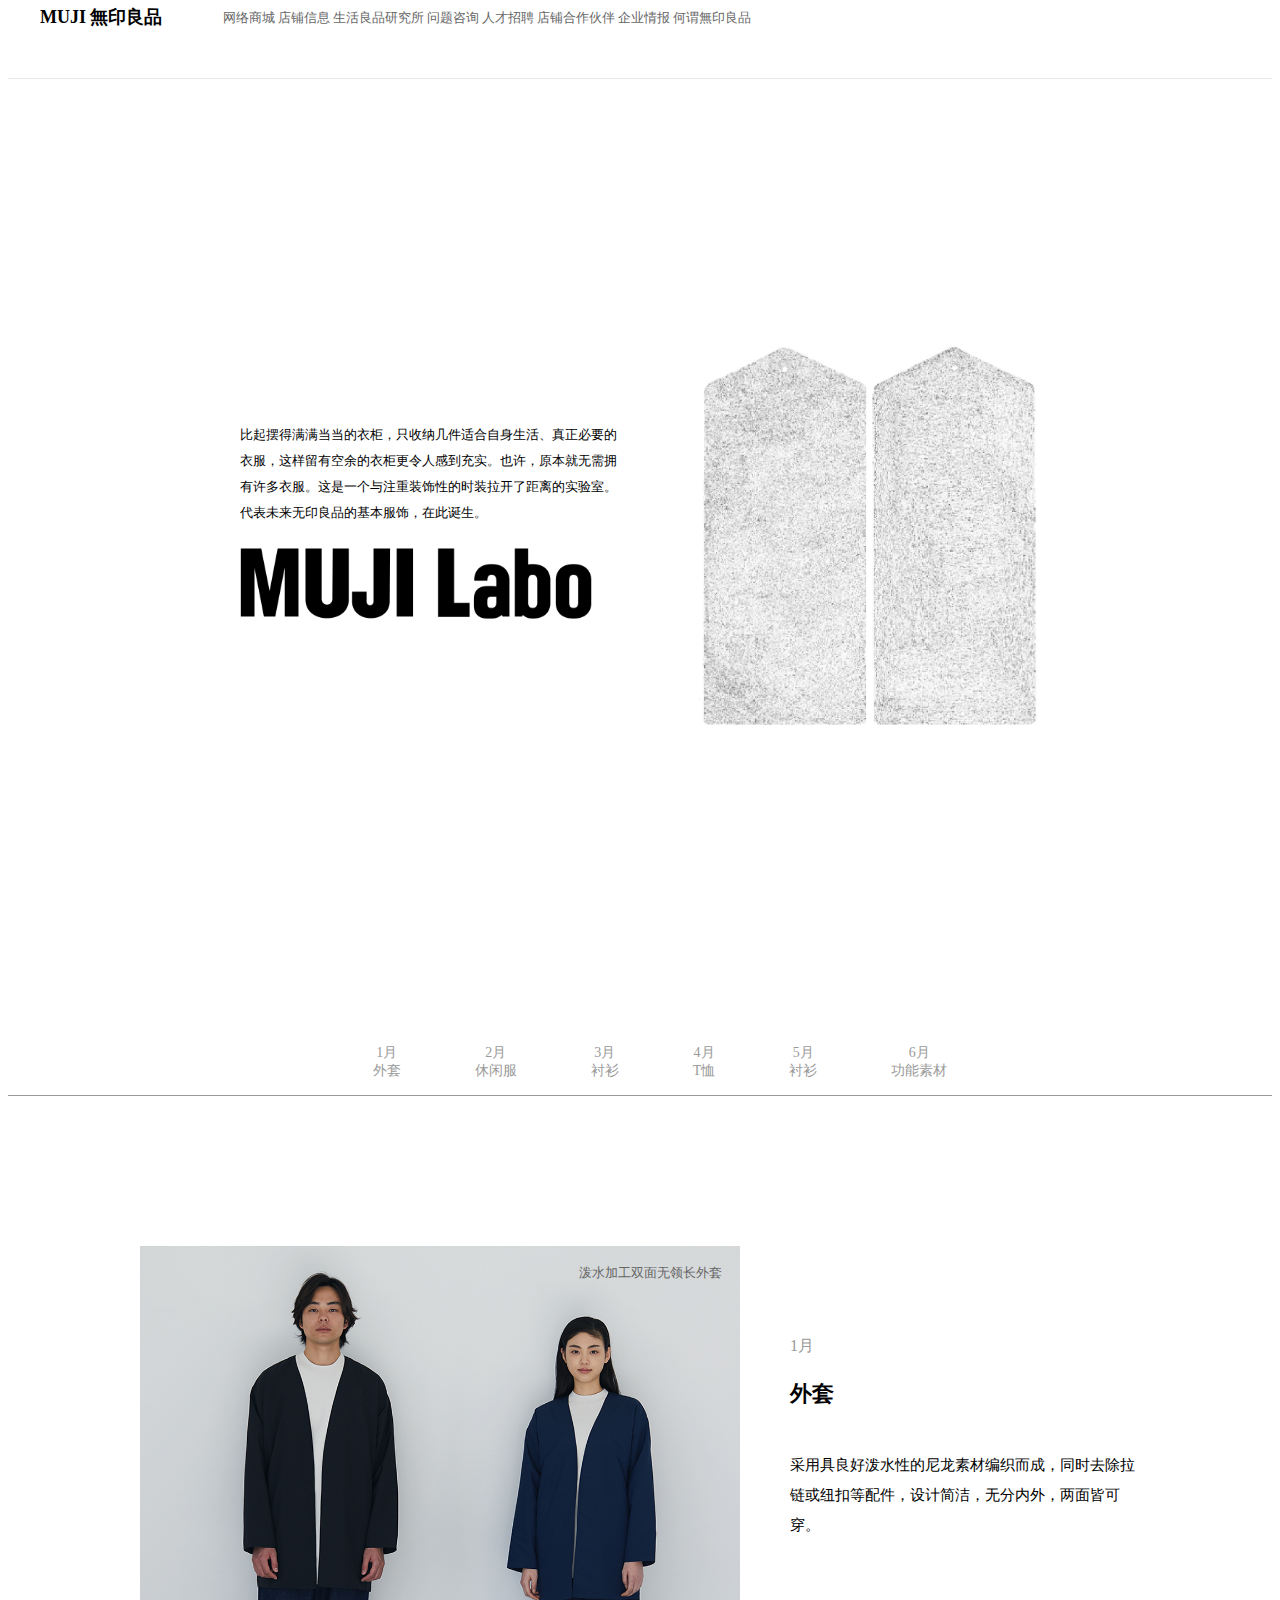
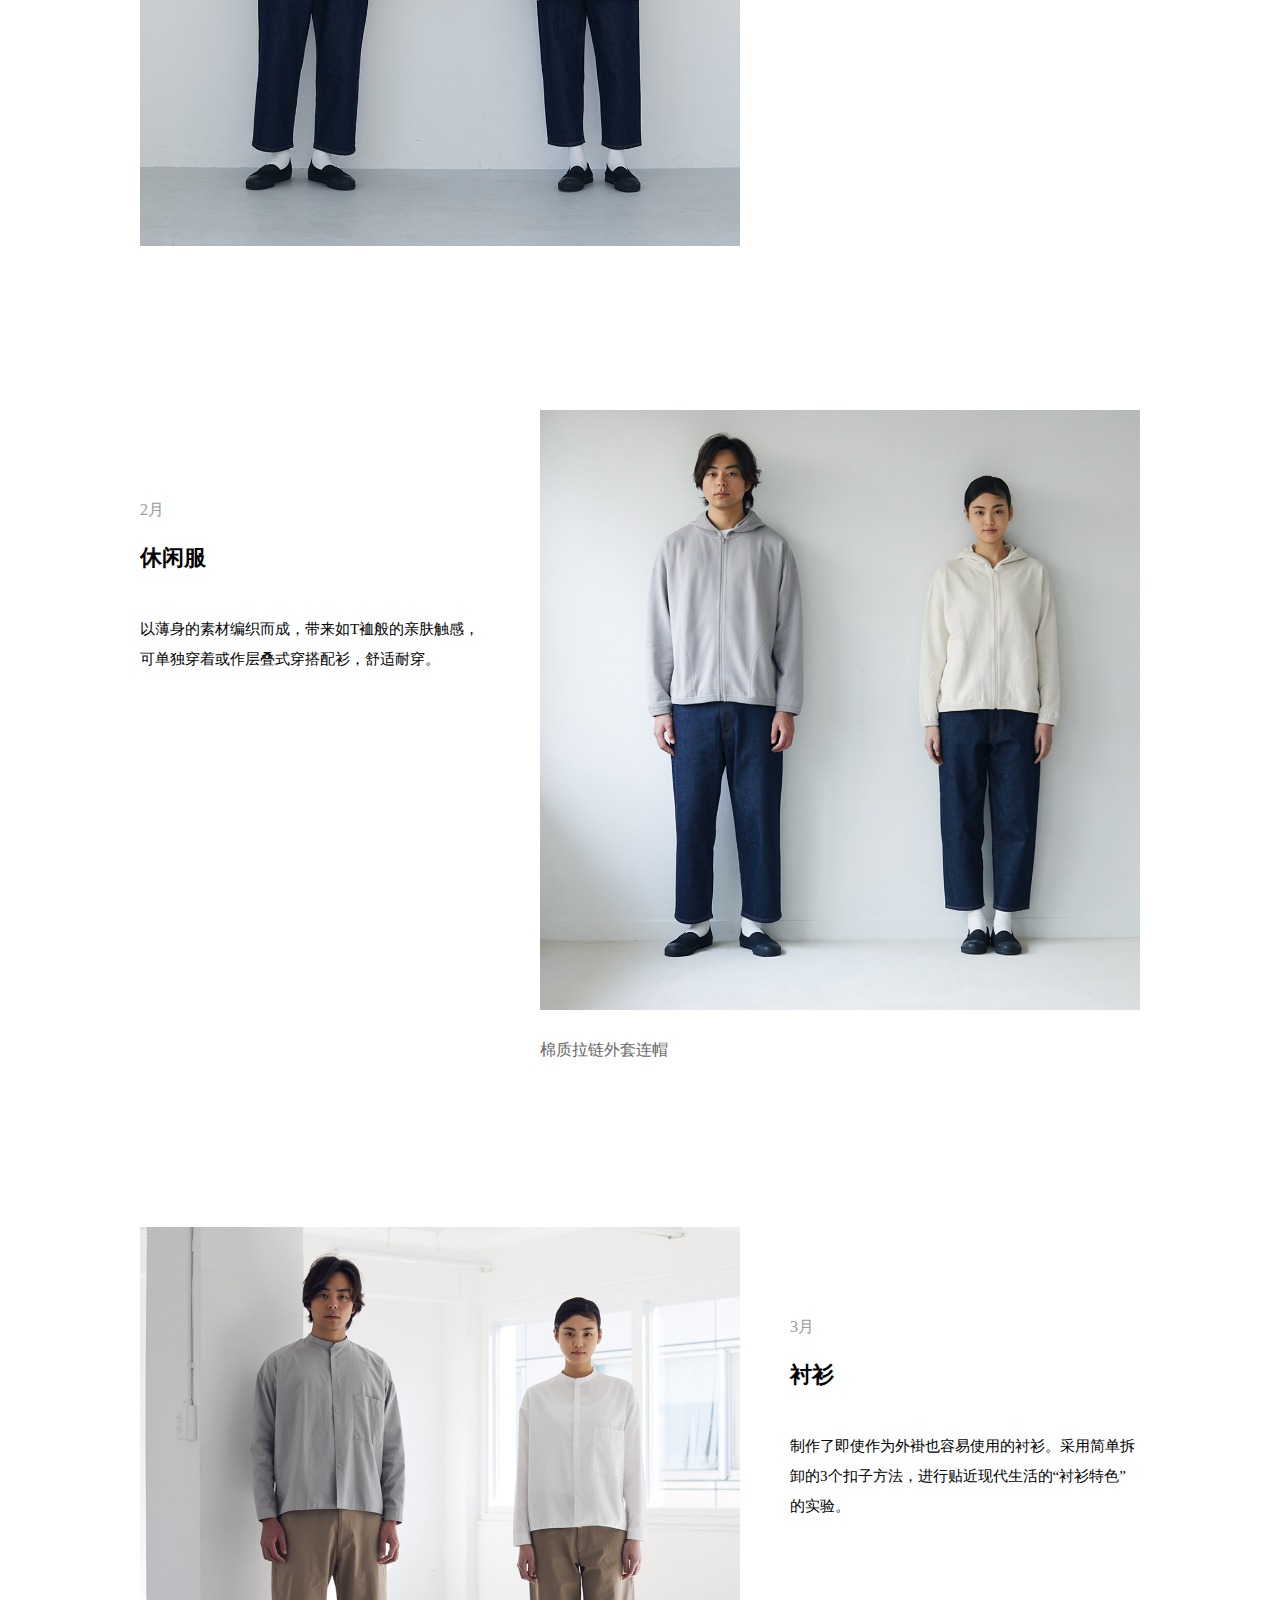
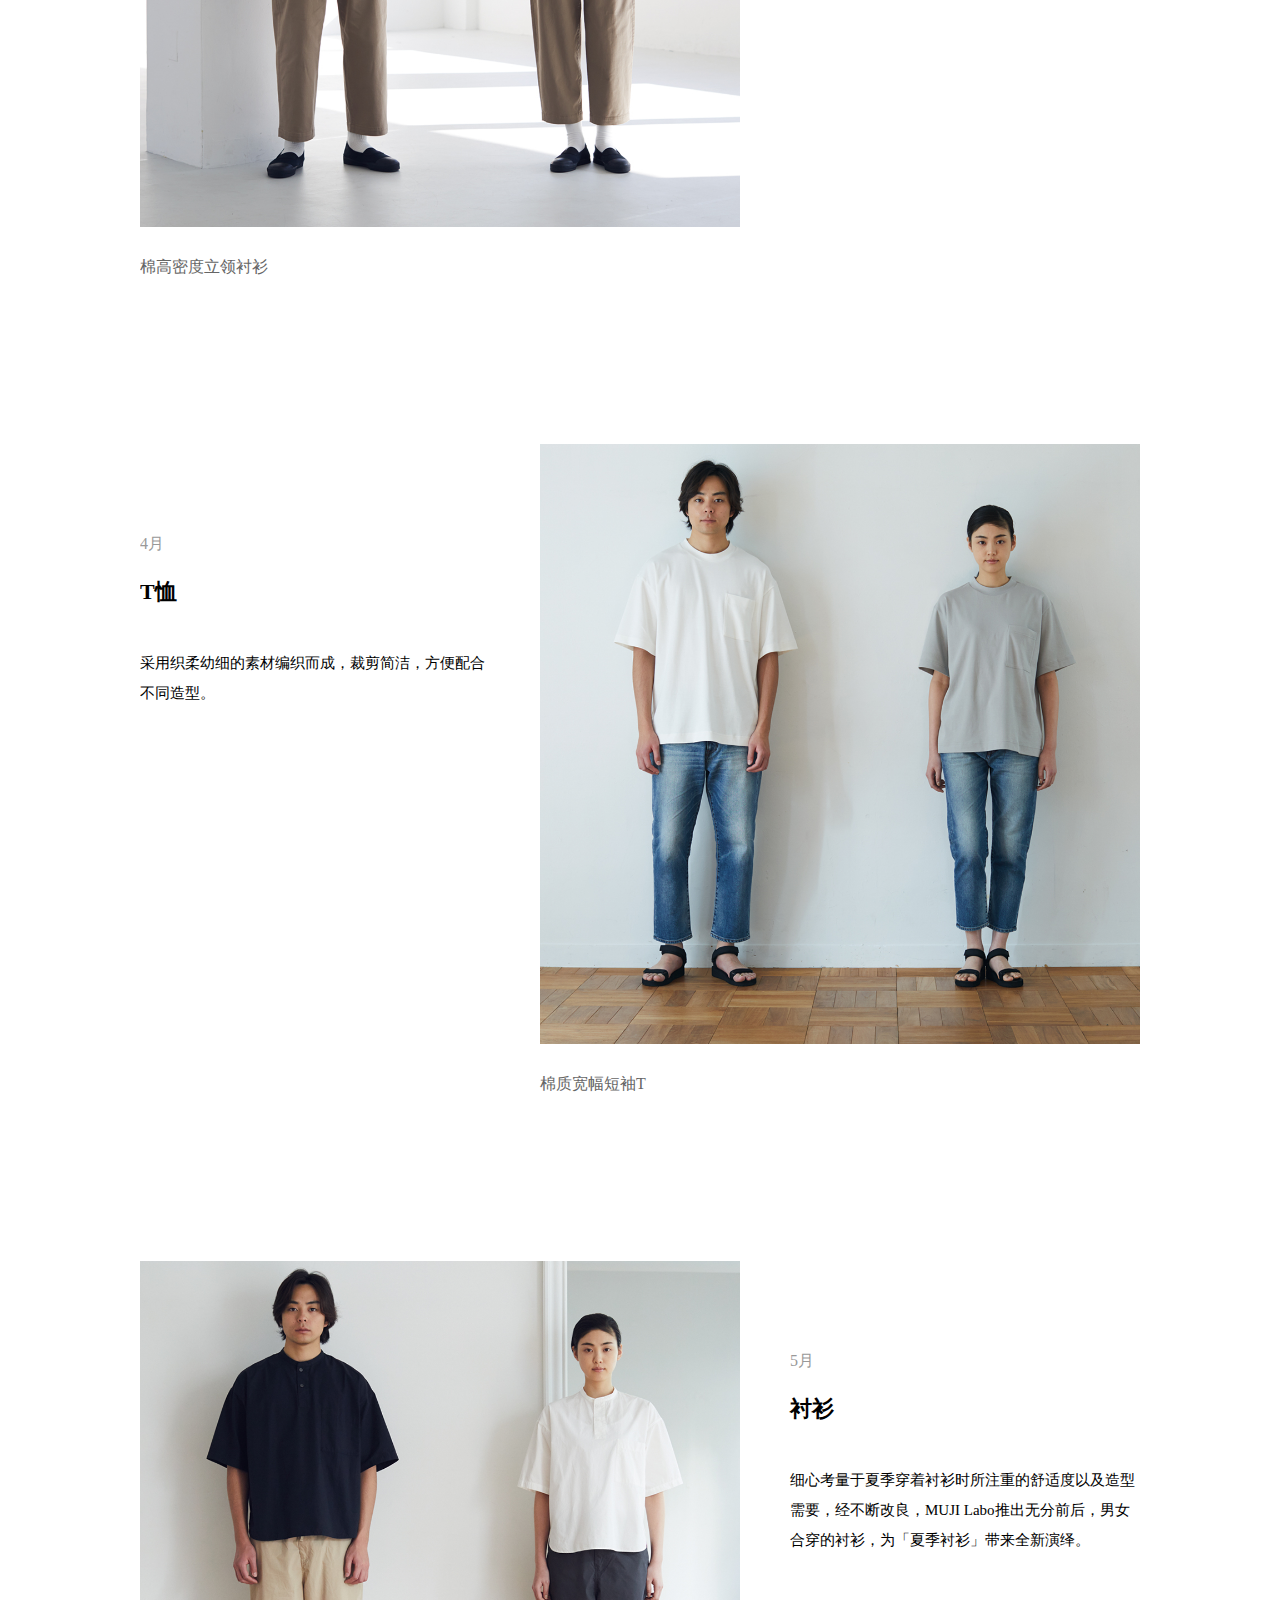
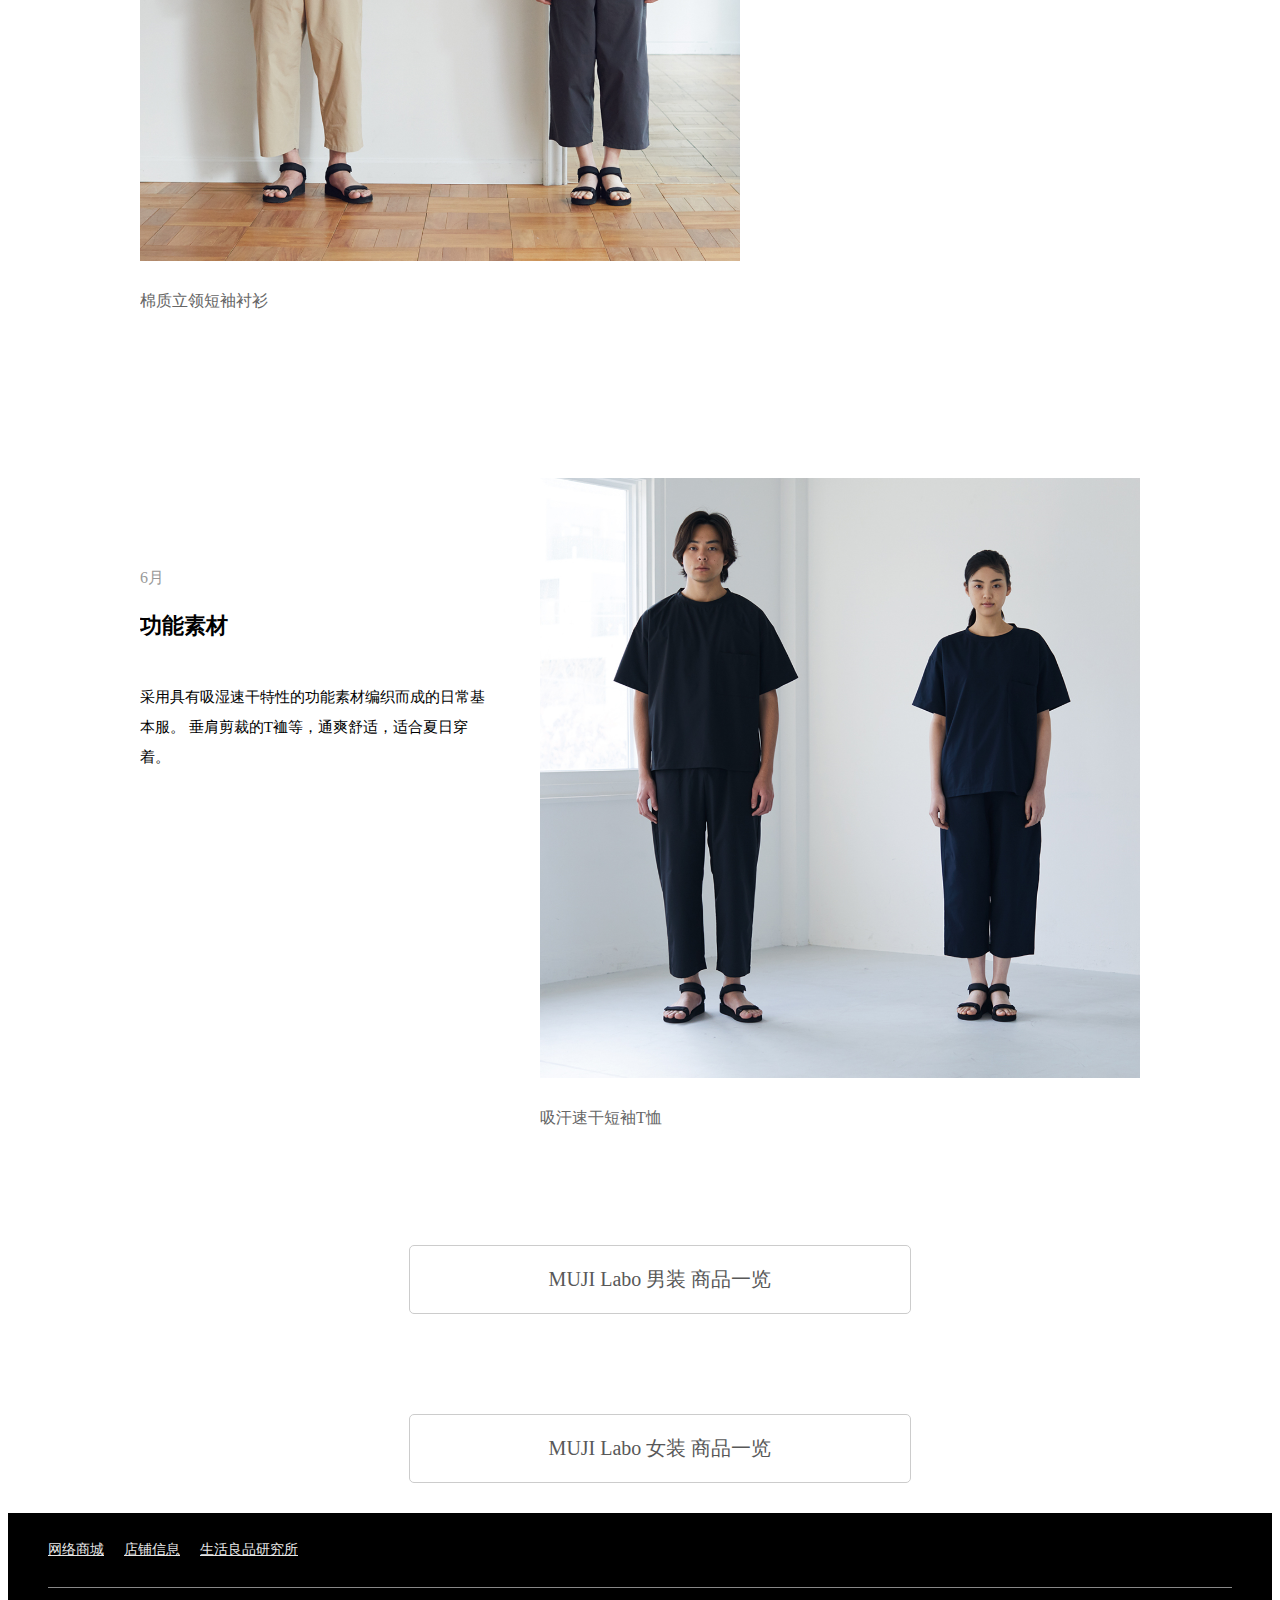
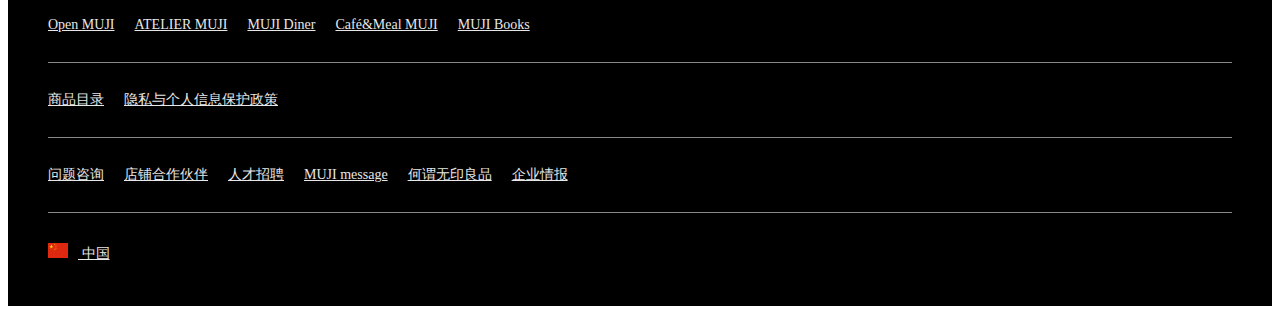
<file: Labo.html>
<!DOCTYPE html>
<html lang="en">
<head>
    <meta charset="UTF-8">
    <meta name="viewport" content="width=device-width, initial-scale=1.0">
    <meta http-equiv="X-UA-Compatible" content="ie=edge">
    <title>MUJI LABO|無印良品</title>
    <link rel="stylesheet" href="./labo.css">
</head>
<body>
    <header class="globalHeader">
    <!--容器-->
    <div class="container">
            <!--快捷导航-->
            <div class="fast_nav">
               
                <ul class="header">
                    <strong class="siteName">MUJI 無印良品</strong><!--快捷栏左边logo-->
                    <ul class="a"><!--快捷栏右边小标识-->
                        <span class="a-1">网络商城</span>
                        <span class="a-1">店铺信息</span>
                        <span class="a-1">生活良品研究所</span>
                        <span class="a-1">问题咨询</span>
                        <span class="a-1">人才招聘</span>
                        <span class="a-1">店铺合作伙伴</span>
                        <span class="a-1">企业情报</span>
                        <span class="a-1">何谓無印良品</span>
                    </ul>
                </ul>
            
            </div>
        </div>
    </header>
<section class="mujilabo__men-or-women">
  <div class="main">
      <div>
          <p>
         比起摆得满满当当的衣柜，只收纳几件适合自身生活、真正必要的衣服，这样留有空余的衣柜更令人感到充实。也许，原本就无需拥有许多衣服。这是一个与注重装饰性的时装拉开了距离的实验室。代表未来无印良品的基本服饰，在此诞生。     
          </p>
          <h1>
        <img class="mujilabo-logo" src="./mujilabo_logo2.png" alt="MUJI logo">
          </h1>
      </div>
  </div>
</section>
<section class="theme__link">
    <ul>
        <li>
            1月
            <br>
            <span>外套</span>
        </li>
        <li>
                2月
                <br>
                <span>休闲服</span>
        </li>
        <li>
                3月
                <br>
                <span>衬衫</span>
        </li>
        <li>
                4月
                <br>
                <span>T恤</span>
        </li>
        <li>
                5月
                <br>
                <span>衬衫</span>
        </li>
        <li>
                6月
                <br>
                <span>功能素材</span>
        </li>
    </ul>

</section>
<section id="january" class="mujilabo__men-and-women__model-detail">
<div class="sub">
<p class="month">1月</p>
<p class="theme">外套</p>
<p class="lead">采用具良好泼水性的尼龙素材编织而成，同时去除拉链或纽扣等配件，设计简洁，无分内外，两面皆可穿。</p>
</div>
<div class="main">
<span>
    <img src="./model_01_top.jpg" alt="">
</span>
<p class="item__name">泼水加工双面无领长外套</p>
</div>
</section>
<section id="february" class="mujilabo__men-and-women__model-detail even">
   <div class="sub">
<p class="month">2月</p>
<p class="theme">休闲服</p>
<p class="lead">
        以薄身的素材编织而成，带来如T裇般的亲肤触感，可单独穿着或作层叠式穿搭配衫，舒适耐穿。
</p>
   </div>
   <div class="main">
       <span>
       <img src="./model_02_top.jpg" alt="">
    </span>
    <p class="item_name">棉质拉链外套连帽</p>
   </div>
</section>
<section id="march"class="mujilabo__men-and-women__model-detail" >
<div class="sub">
    <p class="month">3月</p>
<p class="theme">衬衫</p>
<p class="lead">制作了即使作为外褂也容易使用的衬衫。采用简单拆卸的3个扣子方法，进行贴近现代生活的“衬衫特色”的实验。</p>
</div>
<div class="main">
    <span>
<img src="./model_03_top.jpg" alt="">
</span>
<p class="item_name">棉高密度立领衬衫</p>
</div>
</section>
<section id="april" class="mujilabo__men-and-women__model-detail even">
<div class="sub">
    <p class="month">4月</p>
    <p class="theme">T恤</p>
    <p class="lead">采用织柔幼细的素材编织而成，裁剪简洁，方便配合不同造型。</p>
</div>
<div class="main">
    <span><img src="./model_04_top.jpg" alt=""></span>
<p class="item_name">棉质宽幅短袖T</p>
</div>
</section>
<section id="may" class="mujilabo__men-and-women__model-detail">
    <div class="sub">
        <p class="month">5月</p>
        <p class="theme">衬衫</p>
        <p class="lead">
                细心考量于夏季穿着衬衫时所注重的舒适度以及造型需要，经不断改良，MUJI Labo推出无分前后，男女合穿的衬衫，为「夏季衬衫」带来全新演绎。
        </p>
    </div>
    <div class="main">
        <span>
            <img src="./model_05_top.jpg" alt="">
        </span>
        <p class="item_name">棉质立领短袖衬衫</p>
    </div>
</section>
<section id="june" class="mujilabo__men-and-women__model-detail even">
    <div class="sub">
        <p class="month">6月</p>
        <p class="theme">功能素材</p>
        <p class="lead">
                采用具有吸湿速干特性的功能素材编织而成的日常基本服。 垂肩剪裁的T裇等，通爽舒适，适合夏日穿着。 
        </p>
     </div>
        <div class="main">
            <span>
                <img src="./model_06_top.jpg" alt="">
            </span>
            <p class="item_name">吸汗速干短袖T恤</p>
       
    </div>
</section>
<section class="mujilabo__section__link">
<ul>
    <li>
        <a href=""> MUJI Labo 男装 商品一览</a>
    </li>
    <li>
        <a href="">MUJI Labo 女装 商品一览</a>
        </li>
</ul>
</section>
<footer>
    <nav id="footerNav">
        <section class="footNav1">
<ul>
    <li>
        <a href="">网络商城</a>
    </li>
    <li>
        <a href="">店铺信息</a>
    </li>
    <li>
        <a href="">生活良品研究所</a>
    </li>
    ::after
</ul>
</section>
<section class="footerNav2">
<ul>
    <li>
<a href="">Open MUJI</a>
    </li>
    <li>
<a href="">ATELIER MUJI</a>
    </li>
    <li>
<a href="">MUJI Diner</a>
    </li>
    <li>
<a href="">Café&Meal MUJI</a>
    </li>
    <li>
<a href="">MUJI Books</a>
    </li>
    ::after
</ul>
</section>
<section class="footerNav3">
    <ul>
        <li>
           <a href="">商品目录</a> 
        </li>
        <li>
         <a href="">隐私与个人信息保护政策</a>
        </li>
        ::after
    </ul>
</section>
<section class="footerNav4">
<ul>
    <li><a href="">问题咨询</a></li>
    <li><a href="">店铺合作伙伴</a></li>
    <li><a href="">人才招聘</a></li>
    <li><a href="">MUJI message</a></li>
    <li><a href="">何谓无印良品</a></li>
    <li><a href="">企业情报</a></li>
</ul>
</section>
<section class="footerNav5">
    <ul>
        <li class="country">
            <a href="">
                <img src="./flag_cn.png" alt=""> 中国 
            </a>
        </li>
        ::after
    </ul>
</section>
</nav>
</footer>
</body>
</html>
</file>
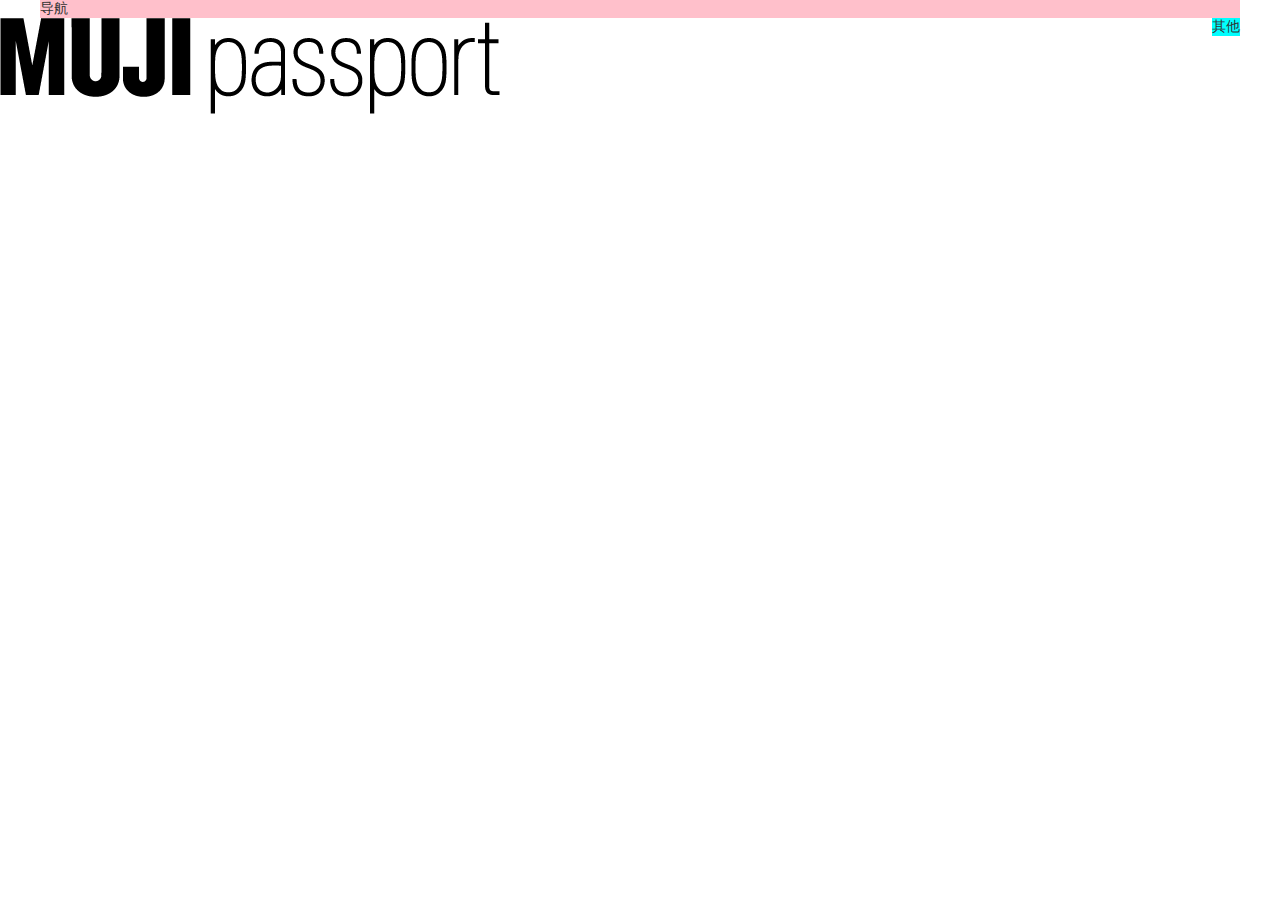
<file: yincangfengwei.html>
<!DOCTYPE html>
<html lang="en">
<head>
    <meta charset="UTF-8">
    <meta name="viewport" content="width=device-width, initial-scale=1.0">
    <meta http-equiv="X-UA-Compatible" content="ie=edge">
    <title>隐藏风味，各种各样</title>
    <link rel="stylesheet" href="./yincangfengwei.css">
</head>
<body>
    <!-- 容器-->
    <div class="container">

    <!-- 快捷导航-->
    <div class="fast-nav">
        <div class="wrapper">         
           <div class="nav">
                导航
           </div>    
           <div class="other">
                其他
           </div>
    </div>
</div>

</body>
</html>
<img src="./logo.png" alt="">
</file>
<file: css/ATELER.css>
.header{
    margin: 2px；
    line-height；20px;
    height:20px;
    padding-left: 320px;
    padding-right: 350px;   
}

.siteName {
 float: left;
 font-size: 18px;
 font-family: Arial, Helvetica, sans-serif;
 line-height: 1;
 height: 20px;
 width: 130px;
 font-style: unset;
}
.globalNav {
    float: right; 
    font-size: 12px; 
    margin-right: 8px;
    word-spacing: 8px;
    color: #666;
}

.content{
    width: 1500PX;
    height:1100PX;
    background-color: rgba(247, 241, 241, 0.747)
}


.main{
    float: right;
    width: 560px;
    height: 1500px;
    padding-right: 300px;
}

.sNav {
    float: left;
    width: 170px;
    height: 400px;
    padding-left: 300px;
    padding-top: 50px;
    font-family: Arial;
    color: #666;
    text-align: left;
    line-height: 35px; 
}


.entry-content{
    width: 550px;
    font-size: 14px;
    line-height: 2.0;
}

.logo{
    font-weight: 900;
    text-align: center;
    height: 170px;
    width: 100px;
    font-size: 30px;
    padding-bottom: 2cm;

}

.section1{
    line-height: 1.6;
    padding-left:1px;
    margin-top: 1cm;
}

.forPress{
    padding-top: 2.5em;
}


.picture{
    width: 550px;
    height: 400px;
}

.maintitle{
    font-size: 17px;
    font-family: Arial, Helvetica, sans-serif;
    line-height: 35px;
    padding-bottom: 1.5em;
    color: #666;
}

.schedule{
    line-height: 2.0;
    margin-bottom: 60px;
    width: 550px;
    padding-bottom: 2em;
    list-style: none;
    margin-bottom: 40px;
    color: #666;
}

.Exhib{
    width: 110px;
    height: 40px;   
    font-size: 20px;
    font-family: Arial, Helvetica, sans-serif;
    background-color: darkgray;
    color: aliceblue;
}

.News{
    padding-top: 36px;
    background-color: rgb(226, 226, 226);

}

.news{
    font-size: 12px;
    color: #666;
    word-spacing:5px;
}

.footer{
    background-color: rgb(255, 249, 249);
}
.pageEnd{
    word-spacing: 15px;
}

.pageTop{
    font-size: 12px;
}

.siteTop{
    font-size: 12px;
    word-spacing: 15px;
}

.footerNav{
    font-size: 12px;
    word-spacing: 15px;
}

.copyright{
    font-size: 10px;
    word-spacing: 15px;
    color: #666;
    
}
</file>
<file: css/chizi.css>
.headerwrap {
      border-bottom: 1px solid #E6E6E6;
      background: #FFF;
      width: 100%;
      min-width: 910px;   /*设置段落的最小宽度*/
    }
  .header {
    width: 910px;
    margin: 0 auto;
    height: 32px;
  }
  body, div, ul, li, h1 ,h2, ol, p, dd, dt{
    margin: 0;
    padding: 0;
  }

  .siteName {
    float: left;
    height: 32px;
    width: 143px;
    font-size: 17px;
    line-height: 2;
    font-weight: 700;
    font-family: Arial, Helvetica, sans-serif;  /*将字体修改为黑体*/
  }
  .globalNav {
    float: right;
    font-size: 12px;
    margin-right: 8px;
    line-height: 3em;
    display: block;  /*具有行内元素的特性同时其块级元素的特性*/
  }
  
  .globalNav li {
    float: left;
    cursor: pointer;
  }
  .globalNav .gnHome{
    line-height: 1.5;
    width: 36px;
    height: 32px;
  }
  .globalNav .gnStore{
    line-height: 1.5;
    width: 58px;
    height: 32px;
  }
  .globalNav .gnShop{
    line-height: 1.5;
    width: 58px;
    height: 32px;
  }
  .globalNav .gnLab{
    line-height: 1.5;
    width: 91px;
    height: 32px;
  }
  .globalNav .gnChat{
    line-height: 1.5;
    width: 58px;
    height: 32px;
  }
  li {
    list-style: none;
  }
  .header .globalNav {
    color: #666;
  }
  
  .content{
    padding-top: 30px;
    font-size: 0px;
    height: 6500px;
  }
  
  .content .footer{
    width: 880px;
    margin: 0 auto;
    padding: 0 15px;
    padding-top: 0px;
  }
  .main {
    width: 880px;
    height: 6713.3px;
    margin: 0 auto;
    margin-top: 24px;
    overflow: hidden;
    min-height: 250px;
  }
  .content-header{
    height: 96px;
    font-size: 12px;
    line-height: 1.6;
  }
  .page-title{
    height: 36.8px;
    font-size: 23px;
    line-height: 1.6;
  }
  .xiaohang {
    padding-top: 0;
    border-bottom: 1px solid #999;
  }
  
  .xiaohang ol {
    height: 19px;
  }
  .xiaohang li {
    float: left;
    font-size: 10px;
    line-height: 19px;
    cursor: pointer;
  }
  .xiaohang  li{
    display: block;  
    padding: 0 12px 0 5px;
    border-radius: 2px 0 0 2px;
    background: #DDD  no-repeat 100% 0; 

  }
  .xiaohang .current{
    color: #999;
    background-color: #FFF;
  }
  .entry-content{
    float: left;
    width: 700px;
    line-height: 1.6;   
  }

  h1{
    font-size: 23px;
    font-weight: bold;
    margin: 20px 0 30px;
  }
  .page-time{
    margin-top: 20px;
    color: #999;
  }
  .page-time.time{
    margin-bottom: 10px;
    float: left;
    color: #999;
  }
  .content-body{
    margin-bottom: 20px;
    font-size: 16px;
    margin: 30px 0 20px;
    font-weight: bold;
  }
  .entry-content p{
    padding-bottom: 20px;
    font-size: 14px;
    line-height: 1.6;
    font-weight: 400;
  }
  .entry-content h2{
    font-size: 16px;
    line-height: 1.6;
    margin: 30px 0 20px;
  }
  img.chizi{
    float: right;
    margin: 0 0 5px 25px;
  }
  .aside{
    float: right;
    width: 155px;
    margin-top: 20px;
    font-size: 12px;
    line-height: 1.5;
  }
  .category dd{
    font-size: 12px;
    line-height: 1.5;
  }

  .category
  {
    background-image: url(https://www.muji.net/lab/theme_illust_s_living.png)/*设置背景图片*/
  }
  .category
 {
    display: block;  
    width: 133px;
    height: 133px;
    padding: 10px;
    margin-bottom: 30px;
    overflow: hidden;
    border: 1px solid #ddd7c7;
    background-repeat: no-repeat;
    background-position: 27px 45px;
    background-color: #f5f2e9;
  }
  .category dt{
    font-size: 10px;
    font-weight: bold;
    margin-bottom: 5px;
  }
  .yijianx dt{
     font-size: 16px;
     line-height: 1.6;
  }
  .yijianx dd{
    font-size: 11px;
    line-height: 1.5;
  }
  .theme{
    background-position: 0-126px;  /*属性设置背景图像的起始位置。*/
  }
  .aside h2{
    font-weight: bold;
    padding-bottom: 5px;
    border-bottom: 1px solid #666;
    margin-bottom: 10px;
  }
  h1, h2, h3, h4, h5, h6{
    font-size: 100%;
  }
  
  .aside ul.Link li{
    margin-bottom: 4px;
    cursor: pointer;
  }
  .aside ul.Link > li:hover{
    color: brown;
  }
  li{
    list-style: none;
  }
  .aside .Link p{
    font-size: 11px;
  }
  .aside .section{
     margin-top: 25px;
     margin-bottom: 30px;
  }
  .aside .section li:first-child{
    margin-top: 0;
    padding: 0;
    border: 0;
  }

  .aside .data{
    font-size: 11px;
    color: #999;
  }
  .aside .picture img{
    border: 1px solid #cccccc;
  }
  .bodyfooter{
    font-size: 12px;
    line-height: 1.5;
    height: 101px;
  }
  .footer{
    line-height: 16px;
    height: 101px;
  }
  .content, .footer{
    width: 880px;
    margin: 0 auto;
    padding: 0 15px;
  }
  .pageend1{
    margin-top: 30px;
    border-bottom: 1px solid #666;
    line-height: 0;
    font-size: 0px;
    height: 26px;
  }
  .pageend1 .end1{
    float: left;
    width: 108px;
    height: 16px;
    font-size: 12px;
    line-height: 1.5;
  }
  .pageend1 li{
    margin-bottom: 10px;
  }
  
  .pageend1 .endtop{
    float: right;
    font-size: 100%;
    width: 58px;
    height: 16px;
    line-height: 1.5;
    font-size: 12px;
    text-align: right;
  }
  .footerend{
    margin: 10px 0;
  }
  .footerend li{
    float: left;
    margin-right: 12px;
    padding-right: 12px;
    border-right: 1px solid #ccc;
    line-height: 13px;
  }
  .bodyfooter .two img{
    width: 18px;
    height: 12px;
    border: 1px solid #CCC;
    margin-right: 5px;
  }
  .footerend  .two{
    float: right;
  }
  .footerend .three{
    float: right;
  }
  .footerend .four{
    float: right;
  }
</file>
<file: labo.css>
.globalHeader {
    height: 70px;
    position: relative;
    z-index: 100;
    width: 100%;
    font-size: 16px;
    line-height: 1.5;
    border-bottom: 1px solid #e7e7e7;
}
.siteName {
    float: left;
    font-size: 18px;
    line-height: 1;
    height: 18px;
    width: 143px;
   }
   .a {
       float:left; 
       font-size: 12px; 
       margin-right: 8px;
   }
   
   .header{
       width: 1000px;
       margin: 2px;
       line-height:20px;
       padding-left: 30px;
       padding-right: 350px;
       height: 40px;
   }
   .a-1{
    font-size: 13px;
    line-height: 1;
    color: #666;
   }
   .container{
    font-size: 10px;
    border-bottom: 1px ;
    width: 1200px;
   }
   .mujilabo__men-or-women {
    width: 100%;
    height: 100vh;
    display: flex;
    align-items: center;
    justify-content: center;
    flex-direction: column;
    position: relative;
}
.mujilabo__men-or-women .main {
    display: flex;
    align-items: center;
    width: 800px;
    background: url(./mujilabo_symbol.png) no-repeat top right;
        background-color: rgba(0, 0, 0, 0);
        background-position-x: right;
        background-position-y: top;
        background-repeat: no-repeat;
        background-attachment: scroll;
        background-image: url("./mujilabo_symbol.png");
        background-origin: padding-box;
        background-clip: border-box;
    background-size: 344px;
    min-height: 391px;
}
.mujilabo__men-or-women p {
    width: 380px;
    font-size: 13px;
    line-height: 2em;
}
.mujilabo__men-or-women .mujilabo-logo{
    width: 352px;
}
.theme__link ul {
    margin: 50px auto 0;
    text-align: center;
    border-bottom: solid 1px #9a9a9a;
}
.theme__link ul li {
    display: inline-block;
    margin: 15px 35px;
    font-size: 14px;
    color: #9a9a9a;
}
.theme__link ul li a span {
    font-weight:800px;
    font-size: 1s4px;
}
.mujilabo__men-and-women__model-detail {
    margin: 0 auto;
        margin-top: 0px;
    width: 900px;
    clear: both;
    margin-top: 150px;
    overflow: hidden;
    position: relative;
}
.mujilabo__men-and-women__model-detail > .sub {
    width: 38%;
    float: right;
    margin-top: 90px;
    padding-left: 50px;
    box-sizing: border-box;
}
.mujilabo__men-and-women__model-detail > .sub {
    width: 40%;
    float: right;
    margin-top: 90px;
    padding-left:50px;
    box-sizing: border-box;
}
.mujilabo__men-and-women__model-detail > .sub .month {
    color: #999;
    margin: 0;
}
.mujilabo__men-and-women__model-detail > .sub .theme {
    font-size: 22px;
    font-weight: bold;
    margin: 20px 0 40px;
    line-height: 1.5em;
}
.mujilabo__men-and-women__model-detail > .sub .lead {
    font-size: 15px;
    line-height: 2em;
}
.mujilabo__men-and-women__model-detail > .main {
    width: 60%;
    float: left;
    position: relative;
    color: #666;
}
.mujilabo__men-and-women__model-detail > .main > span > img {
    width: 100%;
    margin-bottom: 10px;
}
.mujilabo__men-and-women__model-detail > .main > .item__name {
    position: absolute;
    top: 3%;
    right: 3%;
    font-size: 13px;
    margin: 0;
    padding: 0;
}
.mujilabo__men-and-women__model-detail.even > .main {
    float: right;
}
.mujilabo__men-and-women__model-detail {
    margin: 0 auto;
        margin-top: 0px;
    width: 1000px;
    clear: both;
    margin-top: 150px;
    overflow: hidden;
    position: relative;
}
.mujilabo__men-and-women__model-detail.even > .sub {
    padding-left: 0;
    padding-right: 50px;
    float: left;
}
.mujilabo__men-and-women__model-detail.even > .main {
    float: right;
}
.mujilabo__men-and-women__model-detail > .main {
    width: 60%;
    float: left;
    position: relative;
    color: #666;
}
.mujilabo__men-and-women__model-detail > .main > span > img {
    width: 100%;
    margin-bottom: 10px;
}
.mujilabo__section__link {
    width: 67%;
    margin: 100px auto 0;
}
.mujilabo__section__link a{
    border: 1px solid #CCCCCC;
    border-radius: 5px;
    font-size: 20px;
    width: 100%;
    cursor: pointer;
    color: #585858;
    display: block;
    text-align: center;
    padding: 20px 0;
    margin: 100px auto 0;
    max-width: 500px;
    text-decoration: none;
}
li {
    list-style-type: none;
}
footer {
    margin-top: 30px;
    padding: 0 0 15px;
    background: #000;
line-height: 1;
width: 100%;
font-size: 14px;
}
footer section + section ul {
    border-top: 1px solid #888;
}
footer nav {
    margin: 0 40px;
}
footer ul {
    margin: 0;
    list-style: none;
    padding: 20px 0;
}
footer li {
    float: left;
    padding-right: 20px;
    box-sizing: border-box;
}
footer li a {
    color: #e7e7e7;
    display: inline-block;
    padding: 10px 0;
}
footer ul::after {
    content: '';
    display: block;
    clear: both;
}
footer .country img {
    width: 20px;
    height: 15px;
    margin-right: 10px;
}
</file>
<file: yincangfengwei.css>
/*重置样式*/
html{
    font-size: 14px;
    color: #333333;
}
body{
    margin: 0;
}
ul,h1,h2,h3{
    margin: 0;
    padding: 0;
}
ul{
    list-style: none;
}
a{
    color: #333333;
    text-decoration: none;
}

.wrapper{
    width: 1200px;
    margin: 0 auto;
    background-color: pink;
}
/* 快捷导航 */
.fast-nav .other{
      float: right;
      background-color: aqua;

}
</file>
